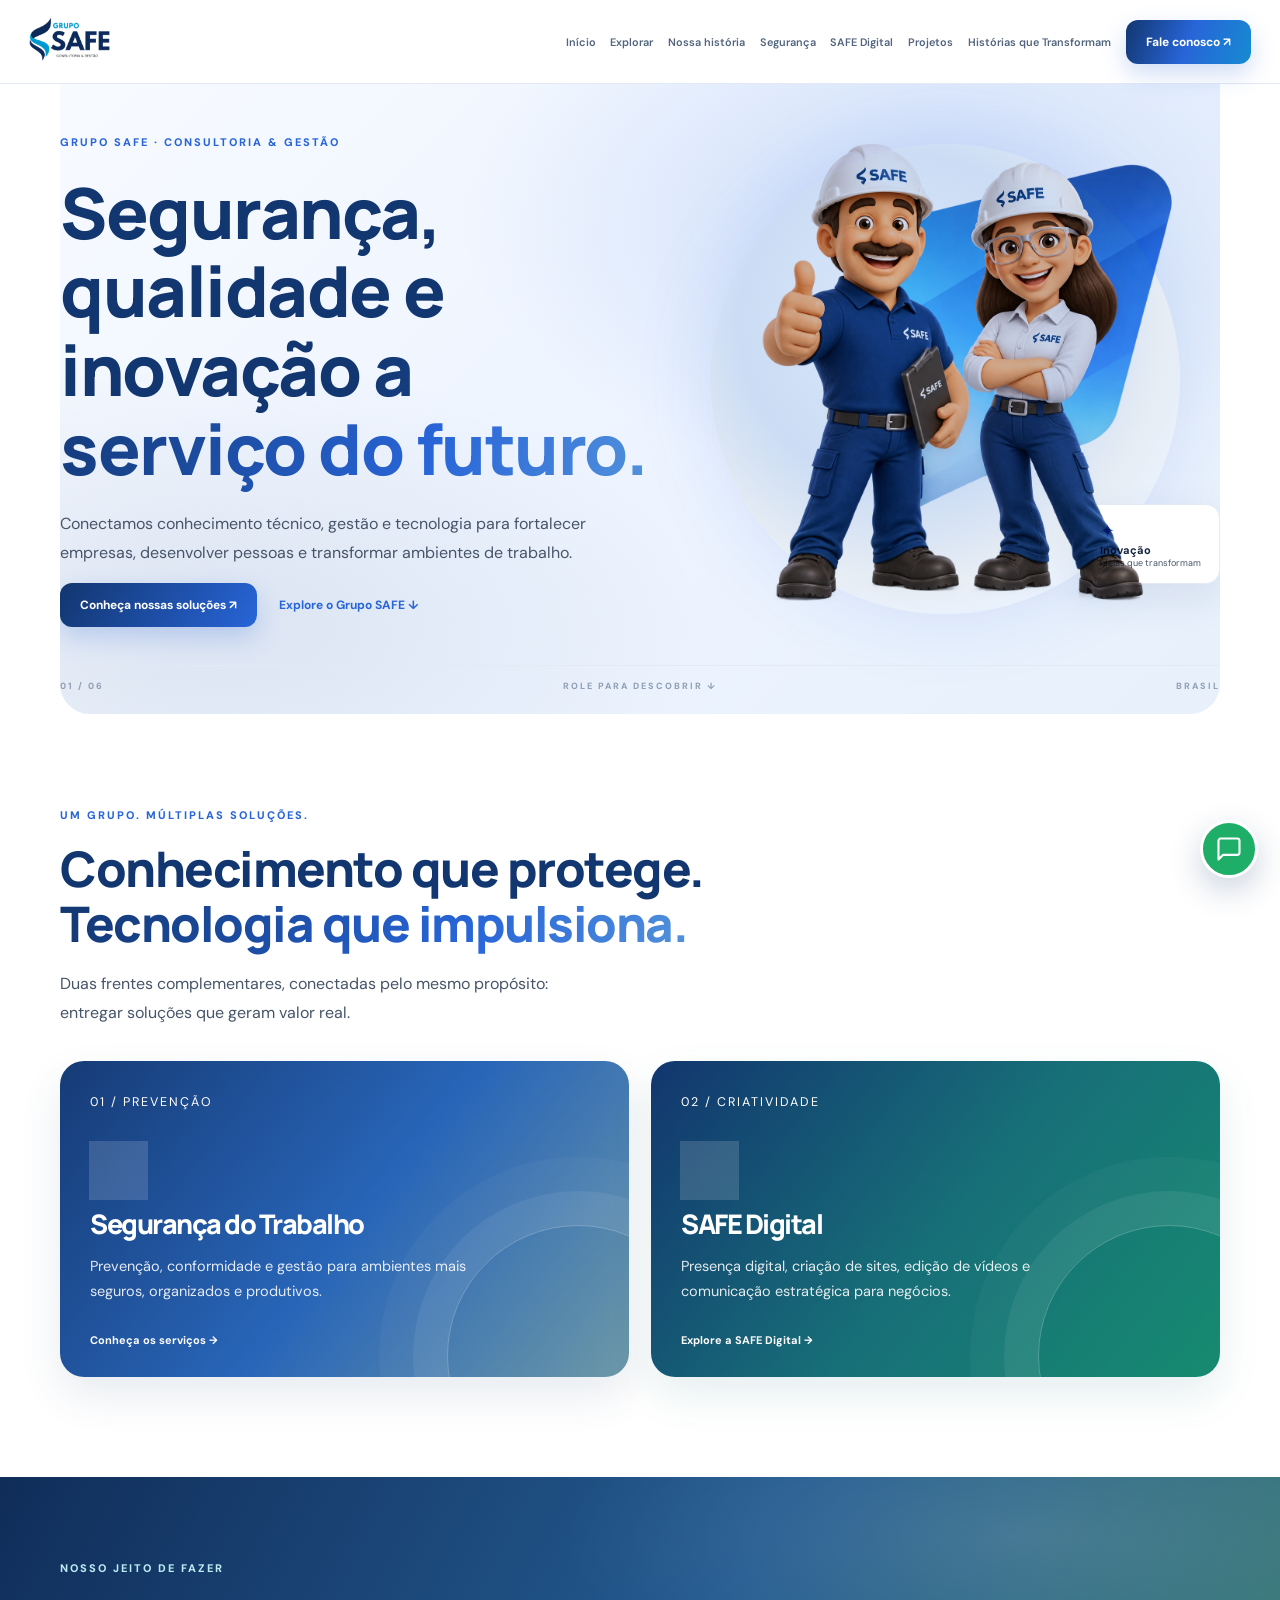
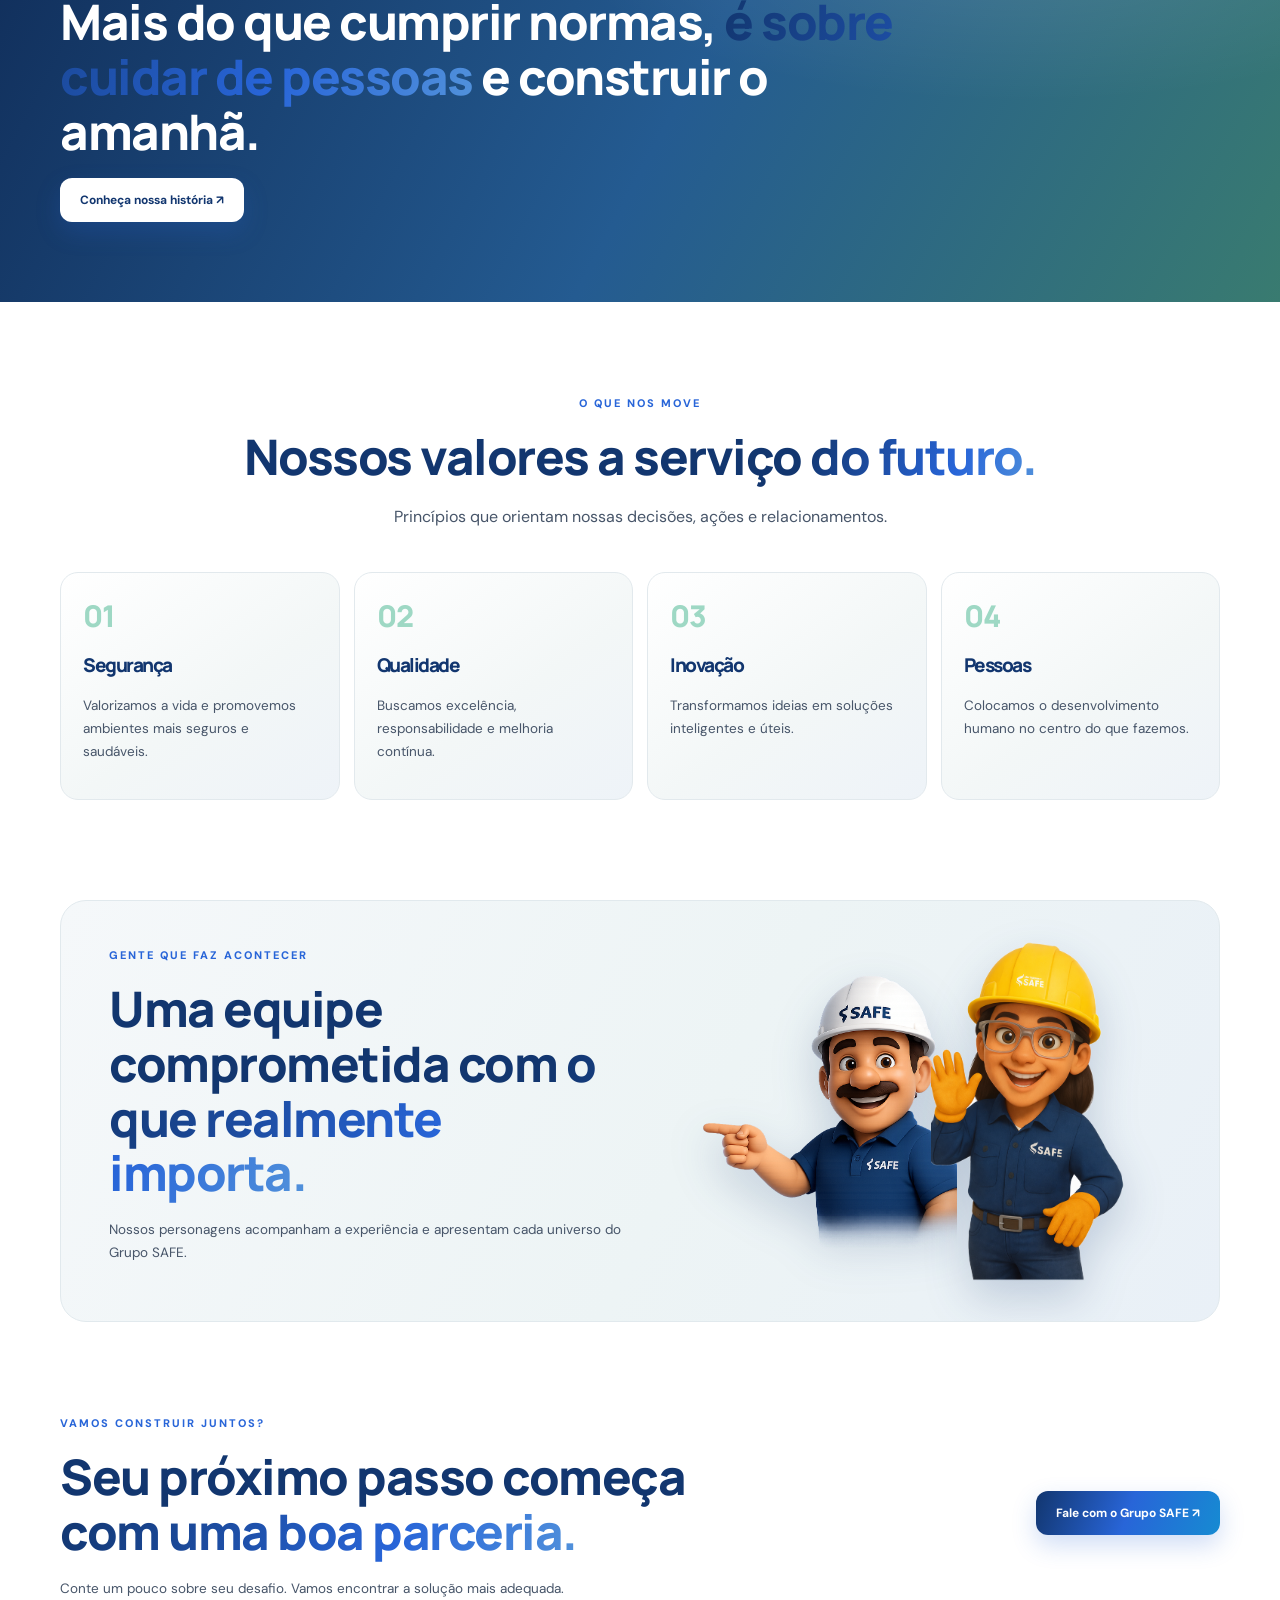
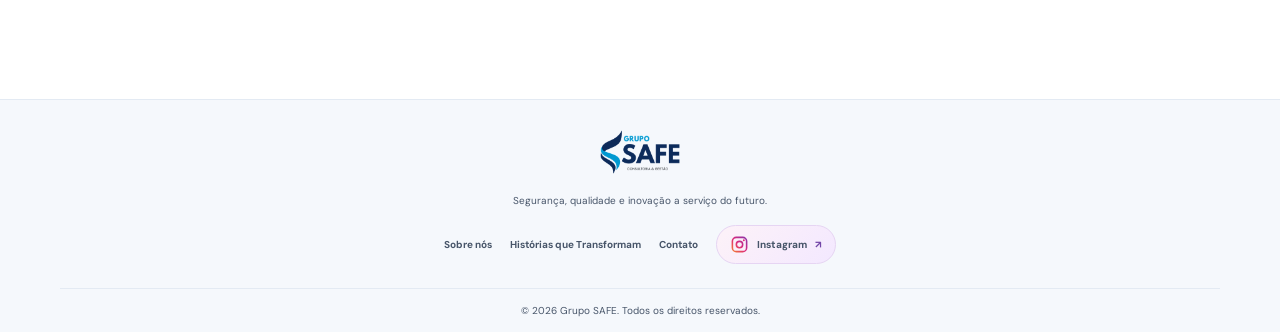
<file: index.html>
<!doctype html><html lang="pt-BR"><head><meta charset="utf-8"><meta name="viewport" content="width=device-width,initial-scale=1"><meta name="theme-color" content="#12366f"><meta name="description" content="Grupo SAFE — Segurança, qualidade e inovação a serviço do futuro."><title>Grupo SAFE | Segurança, Qualidade e Inovação</title><link rel="preconnect" href="https://fonts.googleapis.com"><link href="https://fonts.googleapis.com/css2?family=DM+Sans:wght@400;500;600;700&family=Manrope:wght@500;600;700;800&display=swap" rel="stylesheet"><link rel="stylesheet" href="css/style.css"><link rel="stylesheet" href="css/responsive.css"><link rel="stylesheet" href="css/upgrade.css"></head><body><div class="progress"></div><header><a class="logo" href="index.html"><img src="assets/logo/logo-safe.png" alt="Grupo SAFE"></a><button class="menu" aria-label="Abrir menu">☰</button><nav><a href="index.html">Início</a><a href="explorar.html">Explorar</a><a href="paginas/historia.html">Nossa história</a><a href="paginas/seguranca.html">Segurança</a><a href="paginas/safe-digital.html">SAFE Digital</a><a href="paginas/projetos.html">Projetos</a><a href="paginas/conhecimento.html">Histórias que Transformam</a><a class="navbtn" href="https://wa.me/553191233320?text=Ol%C3%A1%2C%20Grupo%20SAFE!%20Gostaria%20de%20conhecer%20as%20solu%C3%A7%C3%B5es.">Fale conosco ↗</a></nav></header><main>
<section class="hero wrap"><div class="hero-copy reveal"><label>GRUPO SAFE · CONSULTORIA & GESTÃO</label><h1>Segurança, qualidade e inovação <em>a serviço do futuro.</em></h1><p>Conectamos conhecimento técnico, gestão e tecnologia para fortalecer empresas, desenvolver pessoas e transformar ambientes de trabalho.</p><a class="btn" href="paginas/seguranca.html">Conheça nossas soluções ↗</a><a class="quiet" href="#frentes">Explore o Grupo SAFE ↓</a></div><div class="hero-visual reveal"><div class="halo"></div><img src="assets/mascotes/mascote-principal.png" alt="Mascote 3D do Grupo SAFE" onerror="this.style.display='none';this.nextElementSibling.hidden=false"><div class="mascot-fallback" hidden>SAFE<br><b>Seu mascote 3D aqui</b><small>Adicione a arte oficial em assets/mascotes.</small></div><aside>✦ <b>Inovação</b><small>Ideias que transformam</small></aside></div><div class="hero-foot">01 / 06 <span>ROLE PARA DESCOBRIR ↓</span><span>BRASIL</span></div></section>
<section class="wrap section reveal" id="frentes"><label>UM GRUPO. MÚLTIPLAS SOLUÇÕES.</label><h2>Conhecimento que protege.<br><em>Tecnologia que impulsiona.</em></h2><p class="lead">Duas frentes complementares, conectadas pelo mesmo propósito: entregar soluções que geram valor real.</p><div class="cards"><a class="front safety" href="paginas/seguranca.html"><small>01 / PREVENÇÃO</small><div class="symbol"><svg viewBox="0 0 24 24" fill="none" stroke="currentColor" stroke-width="1.8" stroke-linecap="round" stroke-linejoin="round" aria-hidden="true"><path d="M12 22s8-4 8-10V5l-8-3-8 3v7c0 6 8 10 8 10z"/><path d="m9 12 2 2 4-4"/></svg></div><h3>Segurança do Trabalho</h3><p>Prevenção, conformidade e gestão para ambientes mais seguros, organizados e produtivos.</p><b>Conheça os serviços →</b></a><a class="front digital" href="paginas/safe-digital.html"><small>02 / CRIATIVIDADE</small><div class="symbol"><svg viewBox="0 0 24 24" fill="none" stroke="currentColor" stroke-width="1.8" stroke-linecap="round" stroke-linejoin="round" aria-hidden="true"><rect x="2" y="3" width="20" height="14" rx="2"/><path d="M8 21h8M12 17v4"/></svg></div><h3>SAFE Digital</h3><p>Presença digital, criação de sites, edição de vídeos e comunicação estratégica para negócios.</p><b>Explore a SAFE Digital →</b></a></div></section>
<section class="band"><div class="wrap reveal"><label>NOSSO JEITO DE FAZER</label><h2>Mais do que cumprir normas, <em>é sobre cuidar de pessoas</em> e construir o amanhã.</h2><a class="btn light" href="paginas/historia.html">Conheça nossa história ↗</a></div></section>
<section class="wrap section reveal"><div class="center"><label>O QUE NOS MOVE</label><h2>Nossos valores a serviço <em>do futuro.</em></h2><p class="lead">Princípios que orientam nossas decisões, ações e relacionamentos.</p></div><div class="values"><article><small>01</small><h3>Segurança</h3><p>Valorizamos a vida e promovemos ambientes mais seguros e saudáveis.</p></article><article><small>02</small><h3>Qualidade</h3><p>Buscamos excelência, responsabilidade e melhoria contínua.</p></article><article><small>03</small><h3>Inovação</h3><p>Transformamos ideias em soluções inteligentes e úteis.</p></article><article><small>04</small><h3>Pessoas</h3><p>Colocamos o desenvolvimento humano no centro do que fazemos.</p></article></div></section>
<section class="wrap mascot-panel reveal"><div><label>GENTE QUE FAZ ACONTECER</label><h2>Uma equipe comprometida com <em>o que realmente importa.</em></h2><p>Nossos personagens acompanham a experiência e apresentam cada universo do Grupo SAFE.</p></div><div class="duo"><img src="assets/mascotes/mascote-seguranca.png" alt="Mascote SAFE Segurança" onerror="this.style.display='none'"><img src="assets/mascotes/mascote-digital.png" alt="Mascote SAFE Digital" onerror="this.style.display='none'"></div></section>
<section class="wrap cta reveal"><div><label>VAMOS CONSTRUIR JUNTOS?</label><h2>Seu próximo passo começa <em>com uma boa parceria.</em></h2><p>Conte um pouco sobre seu desafio. Vamos encontrar a solução mais adequada.</p></div><a class="btn" href="https://wa.me/553191233320?text=Ol%C3%A1%2C%20Grupo%20SAFE!%20Gostaria%20de%20conhecer%20as%20solu%C3%A7%C3%B5es.">Fale com o Grupo SAFE ↗</a></section></main><footer><div class="wrap foot"><div class="foot-brand"><a class="foot-logo" href="index.html"><img src="assets/logo/logo-safe.png" alt="Logo Grupo SAFE"></a><span>Segurança, qualidade e inovação a serviço do futuro.</span></div><div class="foot-links"><a href="paginas/historia.html">Sobre nós</a><a href="paginas/conhecimento.html">Histórias que Transformam</a><a href="https://wa.me/553191233320?text=Ol%C3%A1%2C%20Grupo%20SAFE!%20Gostaria%20de%20conhecer%20as%20solu%C3%A7%C3%B5es.">Contato</a><a class="instagram-link" href="https://www.instagram.com/profissionalsafe/" target="_blank" rel="noopener noreferrer" aria-label="Instagram do Grupo SAFE"><svg viewBox="0 0 24 24" aria-hidden="true" fill="none"><defs><linearGradient id="igSafe" x1="2" y1="22" x2="22" y2="2" gradientUnits="userSpaceOnUse"><stop stop-color="#f58529"/><stop offset=".48" stop-color="#dd2a7b"/><stop offset="1" stop-color="#8134af"/></linearGradient></defs><rect x="3" y="3" width="18" height="18" rx="5" stroke="url(#igSafe)" stroke-width="2"/><circle cx="12" cy="12" r="4" stroke="url(#igSafe)" stroke-width="2"/><circle cx="17.5" cy="6.7" r="1.2" fill="#dd2a7b"/></svg><span>Instagram</span> ↗</a></div></div><div class="wrap copyright">© <span id="year"></span> Grupo SAFE. Todos os direitos reservados.</div></footer><script src="js/main.js"></script></body></html>
</file>
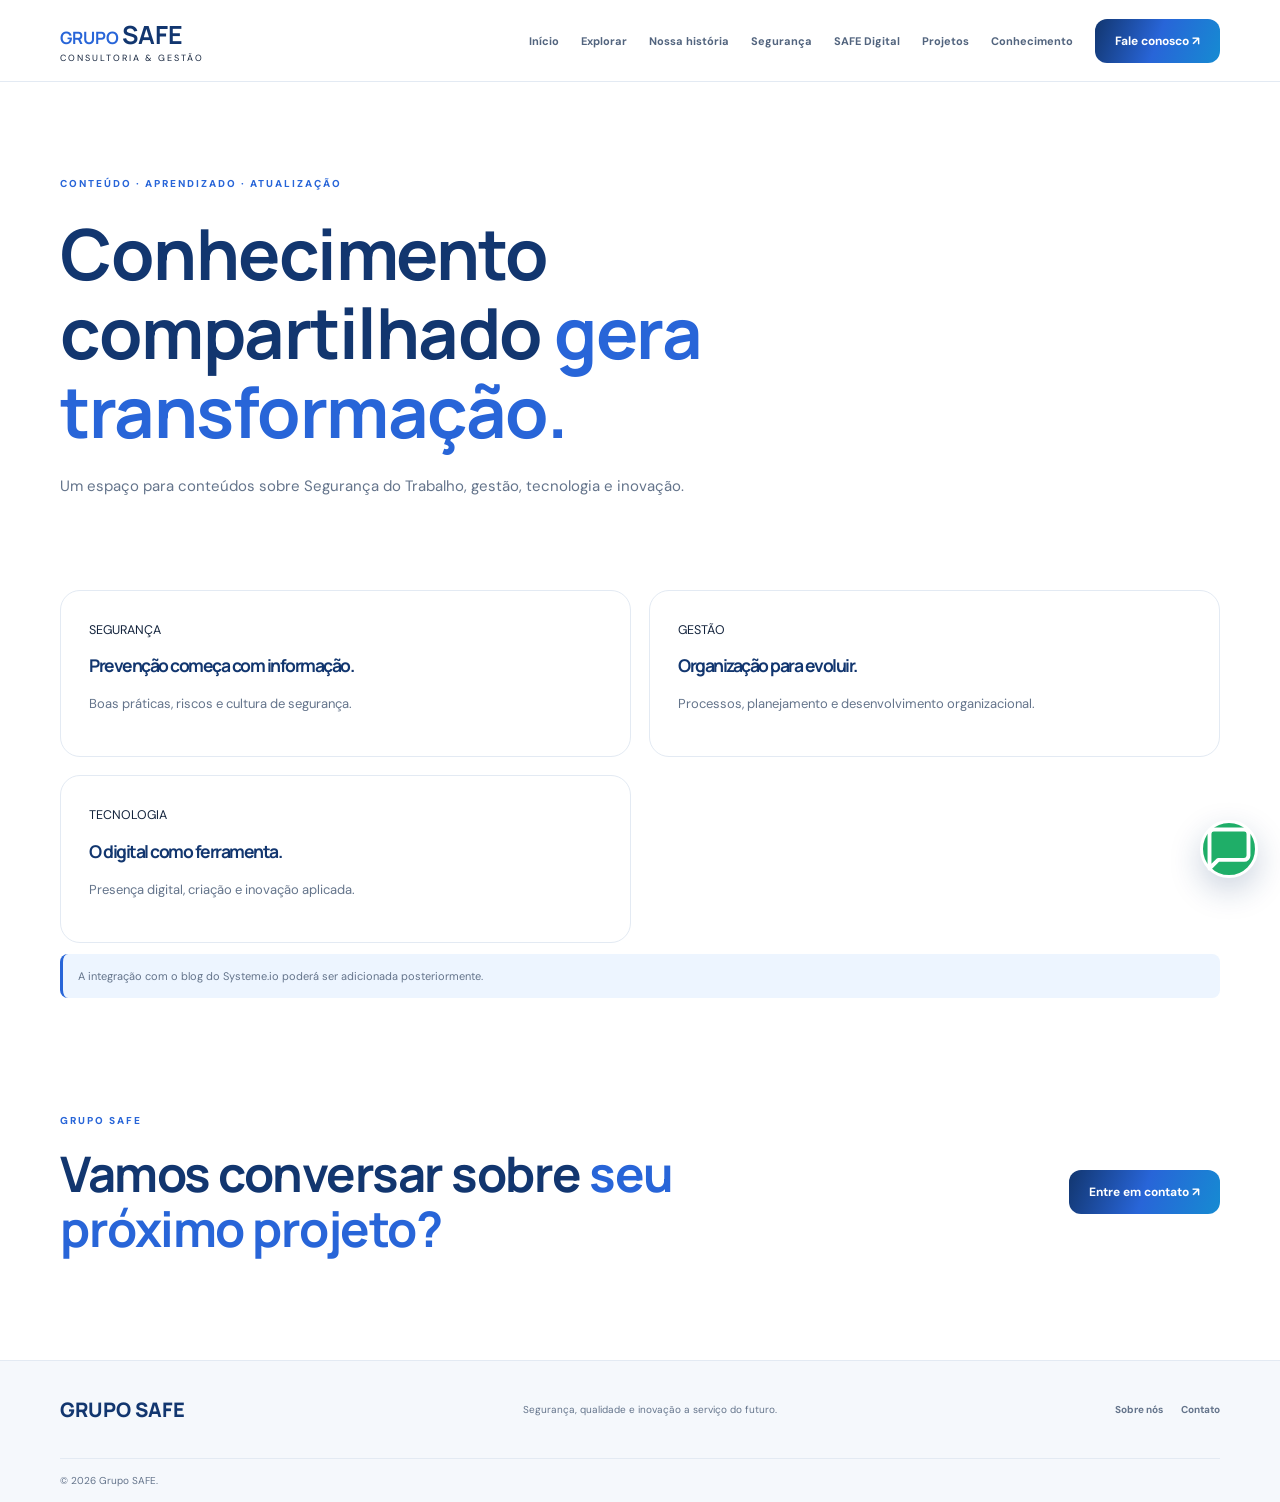
<file: conhecimento.html>
<!doctype html><html lang="pt-BR"><head><meta charset="utf-8"><meta name="viewport" content="width=device-width,initial-scale=1"><title>Conhecimento | Grupo SAFE</title><link href="https://fonts.googleapis.com/css2?family=DM+Sans:wght@400;500;600;700&family=Manrope:wght@500;600;700;800&display=swap" rel="stylesheet"><link rel="stylesheet" href="../css/style.css"><link rel="stylesheet" href="../css/responsive.css"></head><body><div class="progress"></div><header><a class="logo" href="../index.html"><b>GRUPO <strong>SAFE</strong><small>CONSULTORIA & GESTÃO</small></b></a><button class="menu" aria-label="Abrir menu">☰</button><nav><a href="../index.html">Início</a><a href="../explorar.html">Explorar</a><a href="historia.html">Nossa história</a><a href="seguranca.html">Segurança</a><a href="safe-digital.html">SAFE Digital</a><a href="projetos.html">Projetos</a><a href="conhecimento.html">Conhecimento</a><a class="navbtn" href="https://wa.me/553191233320?text=Ol%C3%A1%2C%20Grupo%20SAFE!%20Gostaria%20de%20conhecer%20as%20solu%C3%A7%C3%B5es.">Fale conosco ↗</a></nav></header><main><section class="wrap pagehero"><label>CONTEÚDO · APRENDIZADO · ATUALIZAÇÃO</label><h1>Conhecimento compartilhado <em>gera transformação.</em></h1><p>Um espaço para conteúdos sobre Segurança do Trabalho, gestão, tecnologia e inovação.</p></section><section class="wrap content"><div class="tilegrid"><article class="tile"><small>SEGURANÇA</small><h3>Prevenção começa com informação.</h3><p>Boas práticas, riscos e cultura de segurança.</p></article><article class="tile"><small>GESTÃO</small><h3>Organização para evoluir.</h3><p>Processos, planejamento e desenvolvimento organizacional.</p></article><article class="tile"><small>TECNOLOGIA</small><h3>O digital como ferramenta.</h3><p>Presença digital, criação e inovação aplicada.</p></article></div><p class="notice">A integração com o blog do Systeme.io poderá ser adicionada posteriormente.</p></section><section class="wrap cta"><div><label>GRUPO SAFE</label><h2>Vamos conversar sobre <em>seu próximo projeto?</em></h2></div><a class="btn" href="https://wa.me/553191233320?text=Ol%C3%A1%2C%20Grupo%20SAFE!%20Gostaria%20de%20conhecer%20as%20solu%C3%A7%C3%B5es.">Entre em contato ↗</a></section></main><footer><div class="wrap foot"><b>GRUPO SAFE</b><span>Segurança, qualidade e inovação a serviço do futuro.</span><div><a href="historia.html">Sobre nós</a><a href="https://wa.me/553191233320?text=Ol%C3%A1%2C%20Grupo%20SAFE!%20Gostaria%20de%20conhecer%20as%20solu%C3%A7%C3%B5es.">Contato</a></div></div><div class="wrap copyright">© <span id="year"></span> Grupo SAFE.</div></footer><script src="../js/main.js"></script><script src="../js/contact.js"></script></body></html>
</file>
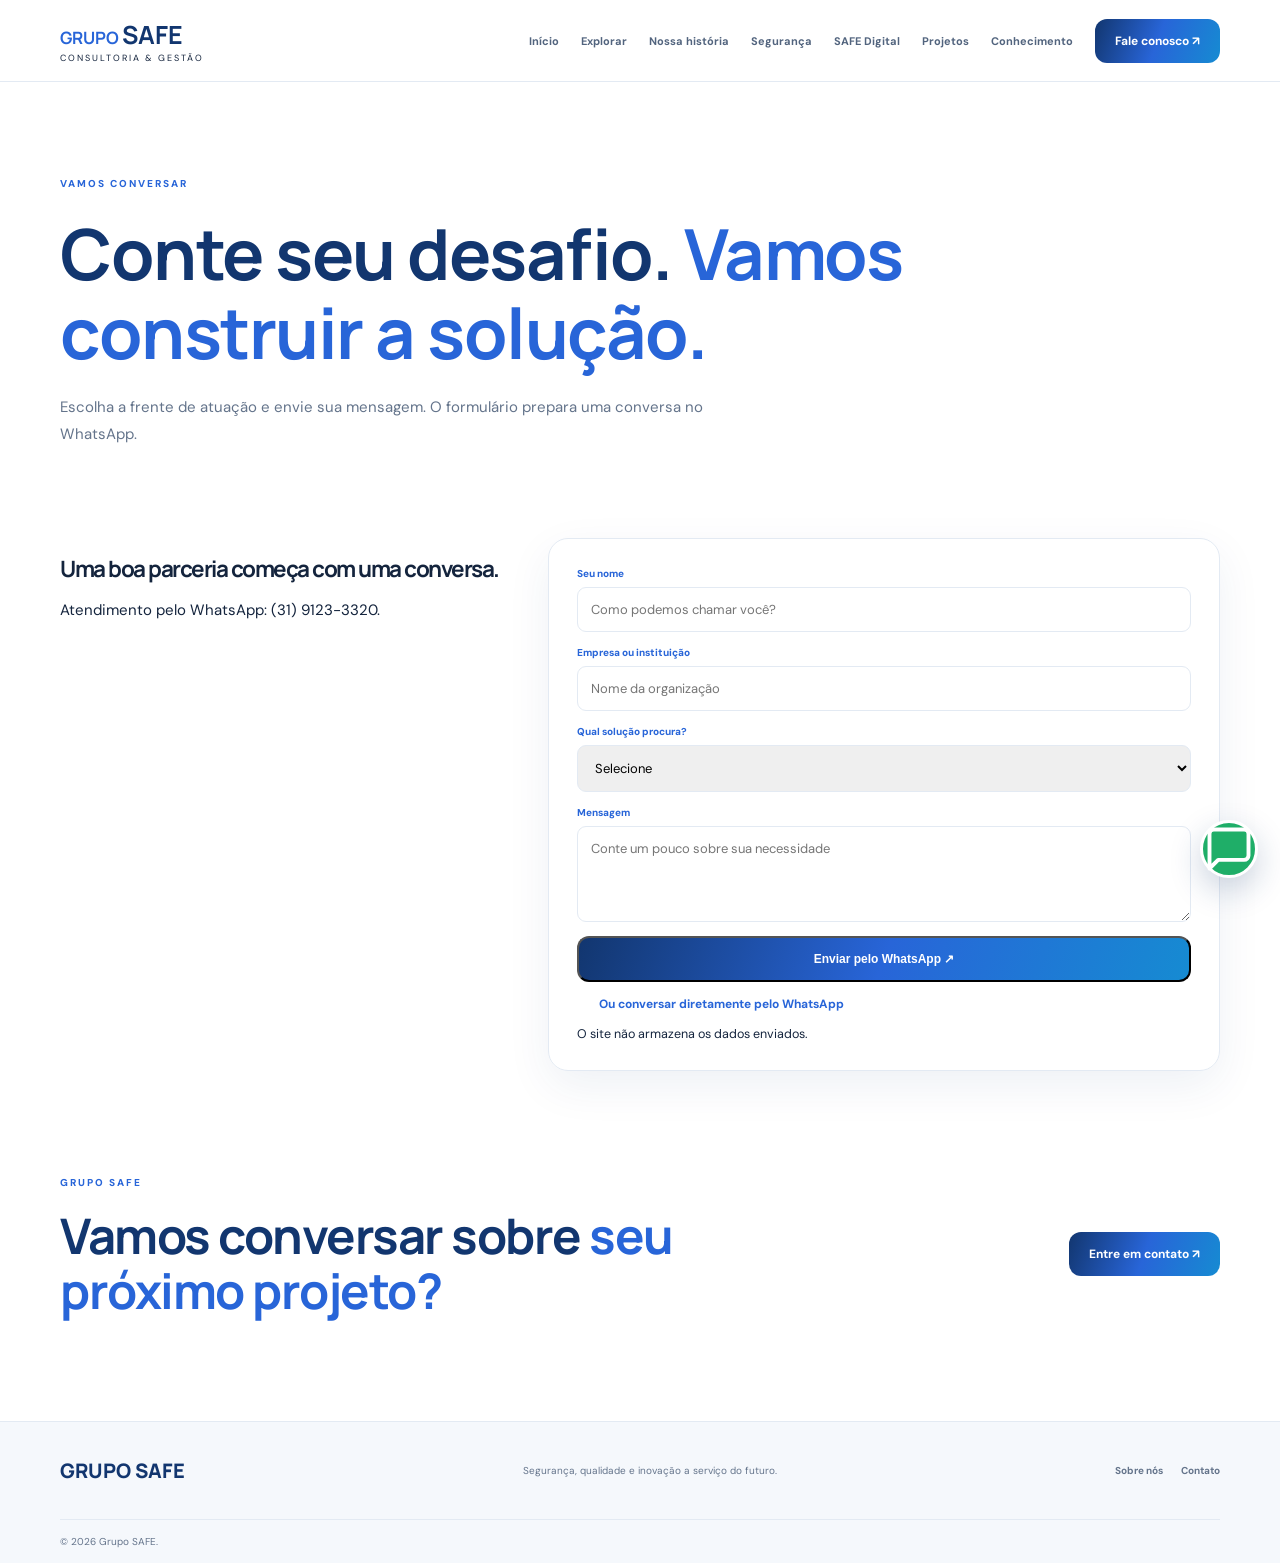
<file: contato.html>
<!doctype html><html lang="pt-BR"><head><meta charset="utf-8"><meta name="viewport" content="width=device-width,initial-scale=1"><title>Contato | Grupo SAFE</title><link href="https://fonts.googleapis.com/css2?family=DM+Sans:wght@400;500;600;700&family=Manrope:wght@500;600;700;800&display=swap" rel="stylesheet"><link rel="stylesheet" href="../css/style.css"><link rel="stylesheet" href="../css/responsive.css"></head><body><div class="progress"></div><header><a class="logo" href="../index.html"><b>GRUPO <strong>SAFE</strong><small>CONSULTORIA & GESTÃO</small></b></a><button class="menu" aria-label="Abrir menu">☰</button><nav><a href="../index.html">Início</a><a href="../explorar.html">Explorar</a><a href="historia.html">Nossa história</a><a href="seguranca.html">Segurança</a><a href="safe-digital.html">SAFE Digital</a><a href="projetos.html">Projetos</a><a href="conhecimento.html">Conhecimento</a><a class="navbtn" href="https://wa.me/553191233320?text=Ol%C3%A1%2C%20Grupo%20SAFE!%20Gostaria%20de%20conhecer%20as%20solu%C3%A7%C3%B5es.">Fale conosco ↗</a></nav></header><main><section class="wrap pagehero"><label>VAMOS CONVERSAR</label><h1>Conte seu desafio. <em>Vamos construir a solução.</em></h1><p>Escolha a frente de atuação e envie sua mensagem. O formulário prepara uma conversa no WhatsApp.</p></section><section class="wrap content"><div class="contact"><div><h2>Uma boa parceria começa com uma conversa.</h2><p>Atendimento pelo WhatsApp: (31) 9123-3320.</p></div><form id="contact-form"><label>Seu nome<input name="name" required placeholder="Como podemos chamar você?"></label><label>Empresa ou instituição<input name="company" placeholder="Nome da organização"></label><label>Qual solução procura?<select name="area" required><option value="">Selecione</option><option>Segurança do Trabalho</option><option>SAFE Digital — sites</option><option>SAFE Digital — vídeos</option><option>Consultoria digital</option><option>Projetos e parcerias</option></select></label><label>Mensagem<textarea name="message" rows="4" placeholder="Conte um pouco sobre sua necessidade"></textarea></label><button class="btn" type="submit">Enviar pelo WhatsApp ↗</button><a class="quiet" href="https://wa.me/553191233320?text=Ol%C3%A1%2C%20Grupo%20SAFE!%20Quero%20falar%20com%20a%20equipe." target="_blank" rel="noopener">Ou conversar diretamente pelo WhatsApp</a><small>O site não armazena os dados enviados.</small></form></div></section><section class="wrap cta"><div><label>GRUPO SAFE</label><h2>Vamos conversar sobre <em>seu próximo projeto?</em></h2></div><a class="btn" href="https://wa.me/553191233320?text=Ol%C3%A1%2C%20Grupo%20SAFE!%20Gostaria%20de%20conhecer%20as%20solu%C3%A7%C3%B5es.">Entre em contato ↗</a></section></main><footer><div class="wrap foot"><b>GRUPO SAFE</b><span>Segurança, qualidade e inovação a serviço do futuro.</span><div><a href="historia.html">Sobre nós</a><a href="https://wa.me/553191233320?text=Ol%C3%A1%2C%20Grupo%20SAFE!%20Gostaria%20de%20conhecer%20as%20solu%C3%A7%C3%B5es.">Contato</a></div></div><div class="wrap copyright">© <span id="year"></span> Grupo SAFE.</div></footer><script src="../js/main.js"></script><script src="../js/contact.js"></script></body></html>
</file>
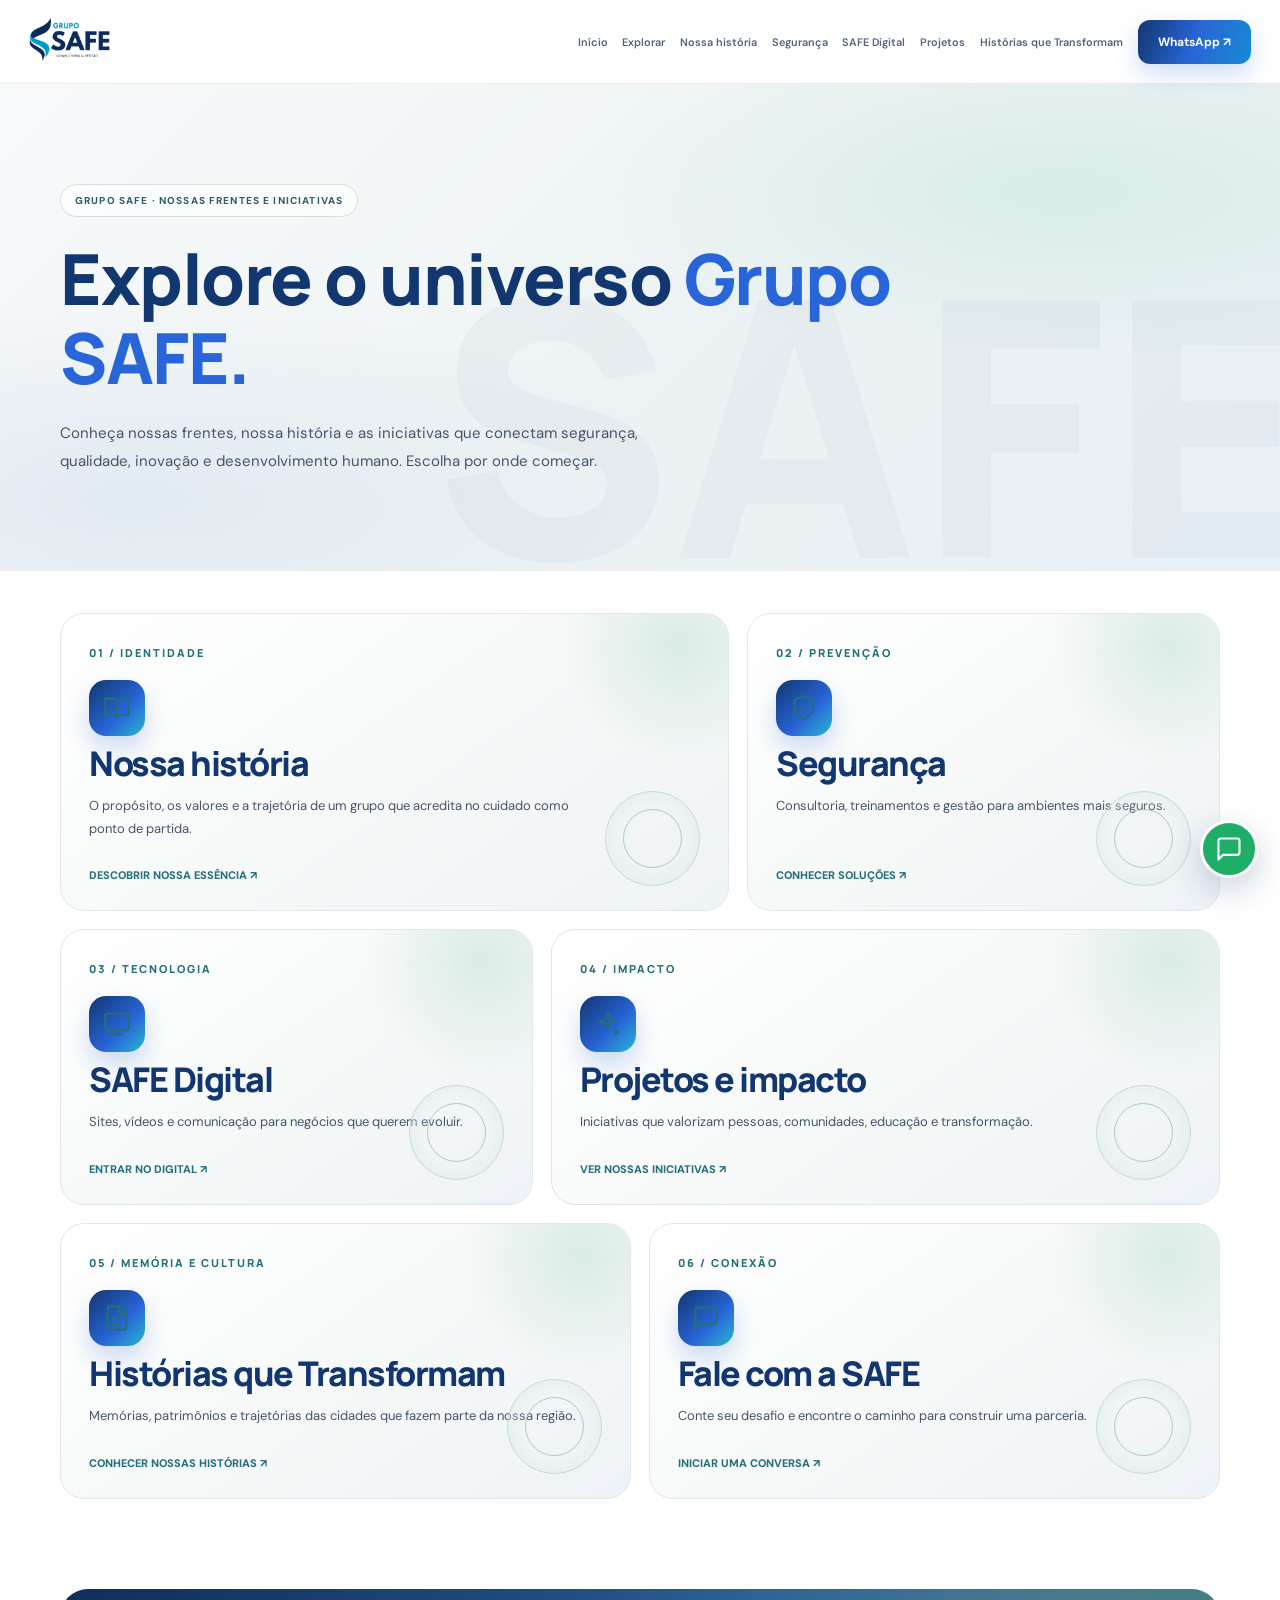
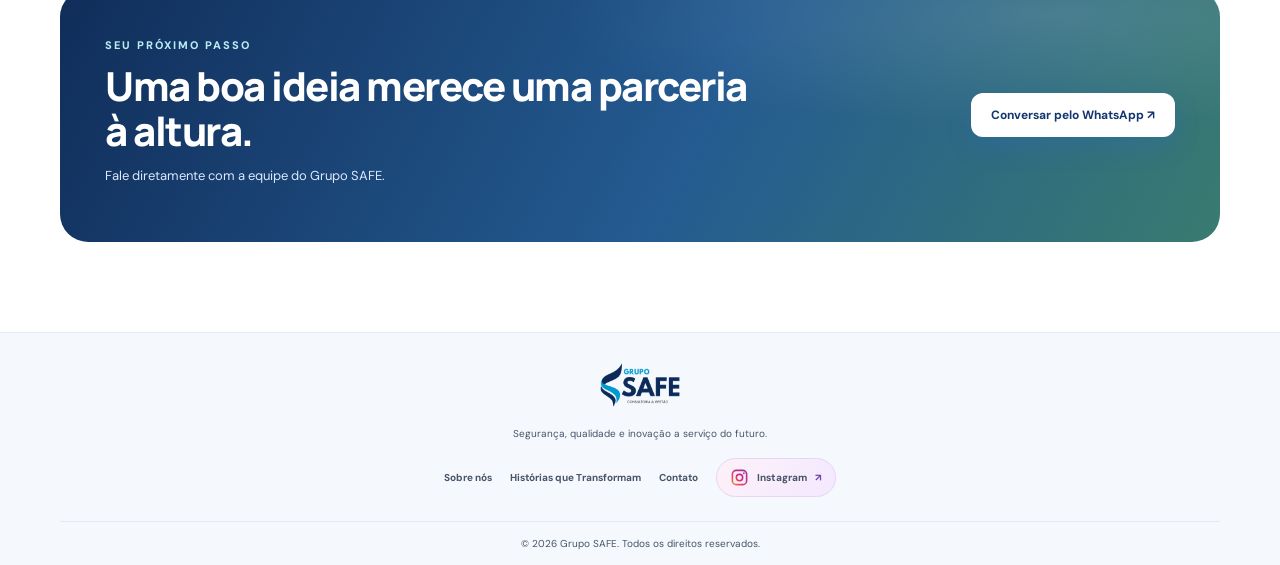
<file: explorar.html>
<!doctype html>
<html lang="pt-BR"><head><meta charset="utf-8"><meta name="viewport" content="width=device-width,initial-scale=1"><meta name="theme-color" content="#12366f"><meta name="description" content="Explore os universos do Grupo SAFE."><title>Explore | Grupo SAFE</title><link href="https://fonts.googleapis.com/css2?family=DM+Sans:wght@400;500;600;700&family=Manrope:wght@500;600;700;800&display=swap" rel="stylesheet"><link rel="stylesheet" href="css/style.css"><link rel="stylesheet" href="css/responsive.css"><link rel="stylesheet" href="css/upgrade.css"><style>
.explore-hero{position:relative;overflow:hidden;padding:100px 0 80px;background:radial-gradient(circle at 82% 25%,#d7f2f7 0,transparent 28%),linear-gradient(135deg,#f8fbff,#edf4ff 60%,#e9f8fa)}.explore-hero:after{content:"SAFE";position:absolute;right:-3vw;bottom:-95px;font:800 clamp(160px,28vw,390px) Manrope;color:#12366f08;pointer-events:none}.explore-hero .wrap{position:relative;z-index:1}.explore-hero h1{max-width:850px}.explore-hero p{max-width:650px;color:var(--muted);line-height:1.9}.explore-kicker{display:inline-flex;gap:10px;align-items:center;padding:9px 14px;border:1px solid #cbdcf3;border-radius:30px;color:var(--blue);font-size:10px;font-weight:800;letter-spacing:1.5px}.explore-grid{display:grid;grid-template-columns:repeat(12,1fr);gap:18px;margin:42px auto 90px}.explore-card{position:relative;isolation:isolate;overflow:hidden;min-height:260px;padding:28px;border:1px solid var(--line);border-radius:24px;background:linear-gradient(145deg,#fff,#f4f8ff);transition:transform .45s cubic-bezier(.2,.8,.2,1),box-shadow .45s;display:flex;flex-direction:column;justify-content:space-between}.explore-card:nth-child(1),.explore-card:nth-child(4){grid-column:span 7}.explore-card:nth-child(2),.explore-card:nth-child(3){grid-column:span 5}.explore-card:nth-child(5),.explore-card:nth-child(6){grid-column:span 6}.explore-card:hover{transform:translateY(-9px) scale(1.01);box-shadow:0 28px 70px #12366f1c}.explore-card:before{content:"";position:absolute;z-index:-1;width:240px;height:240px;border-radius:50%;right:-70px;top:-90px;background:radial-gradient(circle,#d9eaff,transparent 70%);transition:transform .5s}.explore-card:hover:before{transform:scale(1.5)}.explore-card .number{font:800 11px Manrope;letter-spacing:2px;color:var(--blue)}.explore-card .glyph{font-size:34px;color:var(--blue);margin:18px 0 8px}.explore-card h2{font-size:clamp(23px,3vw,34px);margin:0 0 10px;color:var(--navy)}.explore-card p{font-size:13px;line-height:1.75;color:var(--muted);max-width:500px}.explore-card .go{font-size:11px;font-weight:800;color:var(--blue);margin-top:15px}.explore-card .orb{position:absolute;right:28px;bottom:24px;width:95px;height:95px;border:1px solid #c8d9ef;border-radius:50%;box-shadow:inset 0 0 25px #dbeafe;opacity:.8}.explore-card .orb:after{content:"";position:absolute;inset:17px;border:1px solid #9cc1e9;border-radius:50%}.explore-bottom{margin-bottom:90px;padding:45px;border-radius:28px;background:linear-gradient(120deg,#12366f,#2865d8 72%,#168bd2);color:white;display:flex;align-items:center;justify-content:space-between;gap:24px}.explore-bottom h2{font-size:clamp(26px,4vw,40px);max-width:650px;margin:10px 0}.explore-bottom p{color:#dceaff;font-size:13px}.explore-bottom .btn{background:white;color:var(--navy);white-space:nowrap}.wa-float{position:fixed;right:22px;bottom:22px;z-index:30;width:58px;height:58px;border-radius:50%;display:grid;place-items:center;background:#1fae68;color:white;font-size:25px;box-shadow:0 12px 32px #12366f38;border:3px solid white;transition:.25s}.wa-float:hover{transform:translateY(-5px) scale(1.06)}@media(max-width:680px){.explore-hero{padding:70px 0 55px}.explore-grid{grid-template-columns:1fr;margin:28px auto 60px}.explore-card:nth-child(n){grid-column:span 1;min-height:230px}.explore-bottom{padding:28px;align-items:flex-start;flex-direction:column}.wa-float{right:15px;bottom:15px}}
/* Ajustes visuais 2.3 */
.explore-hero{background:radial-gradient(ellipse at 83% 22%,#c8e6dc88 0%,transparent 31%),radial-gradient(ellipse at 10% 85%,#d9e3eeaa 0%,transparent 34%),linear-gradient(135deg,#f8fafb 0%,#edf3f4 54%,#e8f0f6 100%)}
.explore-kicker{background:#ffffffa8;border-color:#d3e0df;color:#315f69;letter-spacing:1.15px}
.explore-card{background:linear-gradient(145deg,#fff 0%,#f4f7f7 68%,#eef3f7 100%);border-color:#e0e8e9}
.explore-card:before{background:radial-gradient(circle,#cce5dcaa,transparent 70%)}
.explore-card .number,.explore-card .glyph,.explore-card .go{color:#246f78}
.explore-card .orb{border-color:#b8d2cd;box-shadow:inset 0 0 25px #dcebe7}
.explore-card .orb:after{border-color:#9dbdb6}
.explore-bottom{background:radial-gradient(ellipse at 85% 10%,#ffffff20,transparent 35%),linear-gradient(118deg,#102d59 0%,#245b91 55%,#397b70 100%)}
</style></head><body><div class="progress"></div><header><a class="logo" href="index.html"><img src="assets/logo/logo-safe.png" alt="Grupo SAFE"></a><button class="menu" aria-label="Abrir menu">☰</button><nav><a href="index.html">Início</a><a href="explorar.html">Explorar</a><a href="paginas/historia.html">Nossa história</a><a href="paginas/seguranca.html">Segurança</a><a href="paginas/safe-digital.html">SAFE Digital</a><a href="paginas/projetos.html">Projetos</a><a href="paginas/conhecimento.html">Histórias que Transformam</a><a class="navbtn" href="https://wa.me/553191233320?text=Ol%C3%A1%2C%20Grupo%20SAFE!%20Quero%20conhecer%20as%20solu%C3%A7%C3%B5es." target="_blank" rel="noopener">WhatsApp ↗</a></nav></header><main><section class="explore-hero"><div class="wrap reveal"><span class="explore-kicker">GRUPO SAFE · NOSSAS FRENTES E INICIATIVAS</span><h1>Explore o universo <em>Grupo SAFE.</em></h1><p>Conheça nossas frentes, nossa história e as iniciativas que conectam segurança, qualidade, inovação e desenvolvimento humano. Escolha por onde começar.</p></div></section><section class="wrap"><div class="explore-grid">
<a class="explore-card reveal" href="paginas/historia.html"><div><span class="number">01 / IDENTIDADE</span><div class="glyph"><svg viewBox="0 0 24 24" fill="none" stroke="currentColor" stroke-width="1.8" stroke-linecap="round" stroke-linejoin="round" aria-hidden="true"><path d="M2 4h6a4 4 0 0 1 4 4v13a3 3 0 0 0-3-3H2zM22 4h-6a4 4 0 0 0-4 4v13a3 3 0 0 1 3-3h7z"/></svg></div><h2>Nossa história</h2><p>O propósito, os valores e a trajetória de um grupo que acredita no cuidado como ponto de partida.</p></div><span class="go">DESCOBRIR NOSSA ESSÊNCIA ↗</span><i class="orb"></i></a>
<a class="explore-card reveal" href="paginas/seguranca.html"><div><span class="number">02 / PREVENÇÃO</span><div class="glyph"><svg viewBox="0 0 24 24" fill="none" stroke="currentColor" stroke-width="1.8" stroke-linecap="round" stroke-linejoin="round" aria-hidden="true"><path d="M12 22s8-4 8-10V5l-8-3-8 3v7c0 6 8 10 8 10z"/><path d="m9 12 2 2 4-4"/></svg></div><h2>Segurança</h2><p>Consultoria, treinamentos e gestão para ambientes mais seguros.</p></div><span class="go">CONHECER SOLUÇÕES ↗</span><i class="orb"></i></a>
<a class="explore-card reveal" href="paginas/safe-digital.html"><div><span class="number">03 / TECNOLOGIA</span><div class="glyph"><svg viewBox="0 0 24 24" fill="none" stroke="currentColor" stroke-width="1.8" stroke-linecap="round" stroke-linejoin="round" aria-hidden="true"><rect x="2" y="3" width="20" height="14" rx="2"/><path d="M8 21h8M12 17v4"/></svg></div><h2>SAFE Digital</h2><p>Sites, vídeos e comunicação para negócios que querem evoluir.</p></div><span class="go">ENTRAR NO DIGITAL ↗</span><i class="orb"></i></a>
<a class="explore-card reveal" href="paginas/projetos.html"><div><span class="number">04 / IMPACTO</span><div class="glyph"><svg viewBox="0 0 24 24" fill="none" stroke="currentColor" stroke-width="1.8" stroke-linecap="round" stroke-linejoin="round" aria-hidden="true"><path d="m12 3 1.9 5.1L19 10l-5.1 1.9L12 17l-1.9-5.1L5 10l5.1-1.9z"/><path d="M19 17v4M17 19h4"/></svg></div><h2>Projetos e impacto</h2><p>Iniciativas que valorizam pessoas, comunidades, educação e transformação.</p></div><span class="go">VER NOSSAS INICIATIVAS ↗</span><i class="orb"></i></a>
<a class="explore-card reveal" href="paginas/conhecimento.html"><div><span class="number">05 / MEMÓRIA E CULTURA</span><div class="glyph"><svg viewBox="0 0 24 24" fill="none" stroke="currentColor" stroke-width="1.8" stroke-linecap="round" stroke-linejoin="round" aria-hidden="true"><path d="M14 2H6a2 2 0 0 0-2 2v16a2 2 0 0 0 2 2h12a2 2 0 0 0 2-2V8z"/><path d="M14 2v6h6M8 13h8M8 17h5"/></svg></div><h2>Histórias que Transformam</h2><p>Memórias, patrimônios e trajetórias das cidades que fazem parte da nossa região.</p></div><span class="go">CONHECER NOSSAS HISTÓRIAS ↗</span><i class="orb"></i></a>
<a class="explore-card reveal" href="paginas/contato.html"><div><span class="number">06 / CONEXÃO</span><div class="glyph"><svg viewBox="0 0 24 24" fill="none" stroke="currentColor" stroke-width="1.8" stroke-linecap="round" stroke-linejoin="round" aria-hidden="true"><path d="M21 15a2 2 0 0 1-2 2H7l-4 4V5a2 2 0 0 1 2-2h14a2 2 0 0 1 2 2z"/></svg></div><h2>Fale com a SAFE</h2><p>Conte seu desafio e encontre o caminho para construir uma parceria.</p></div><span class="go">INICIAR UMA CONVERSA ↗</span><i class="orb"></i></a>
</div><div class="explore-bottom reveal"><div><label style="color:#bcecf3">SEU PRÓXIMO PASSO</label><h2>Uma boa ideia merece uma parceria à altura.</h2><p>Fale diretamente com a equipe do Grupo SAFE.</p></div><a class="btn" href="https://wa.me/553191233320?text=Ol%C3%A1%2C%20Grupo%20SAFE!%20Gostaria%20de%20conversar%20sobre%20uma%20parceria." target="_blank" rel="noopener">Conversar pelo WhatsApp ↗</a></div></section></main><footer><div class="wrap foot"><div class="foot-brand"><a class="foot-logo" href="index.html"><img src="assets/logo/logo-safe.png" alt="Logo Grupo SAFE"></a><span>Segurança, qualidade e inovação a serviço do futuro.</span></div><div class="foot-links"><a href="paginas/historia.html">Sobre nós</a><a href="paginas/conhecimento.html">Histórias que Transformam</a><a href="https://wa.me/553191233320">Contato</a><a class="instagram-link" href="https://www.instagram.com/profissionalsafe/" target="_blank" rel="noopener noreferrer" aria-label="Instagram do Grupo SAFE"><svg viewBox="0 0 24 24" aria-hidden="true" fill="none"><defs><linearGradient id="igSafe" x1="2" y1="22" x2="22" y2="2" gradientUnits="userSpaceOnUse"><stop stop-color="#f58529"/><stop offset=".48" stop-color="#dd2a7b"/><stop offset="1" stop-color="#8134af"/></linearGradient></defs><rect x="3" y="3" width="18" height="18" rx="5" stroke="url(#igSafe)" stroke-width="2"/><circle cx="12" cy="12" r="4" stroke="url(#igSafe)" stroke-width="2"/><circle cx="17.5" cy="6.7" r="1.2" fill="#dd2a7b"/></svg><span>Instagram</span> ↗</a></div></div><div class="wrap copyright">© <span id="year"></span> Grupo SAFE. Todos os direitos reservados.</div></footer><a class="wa-float" href="https://wa.me/553191233320?text=Ol%C3%A1%2C%20Grupo%20SAFE!" target="_blank" rel="noopener" aria-label="Fale com o Grupo SAFE pelo WhatsApp" title="Fale conosco"><svg viewBox="0 0 24 24" fill="none" stroke="currentColor" stroke-width="1.8" stroke-linecap="round" stroke-linejoin="round" aria-hidden="true"><path d="M21 15a2 2 0 0 1-2 2H7l-4 4V5a2 2 0 0 1 2-2h14a2 2 0 0 1 2 2z"/></svg></a><script src="js/main.js"></script></body></html>
</file>
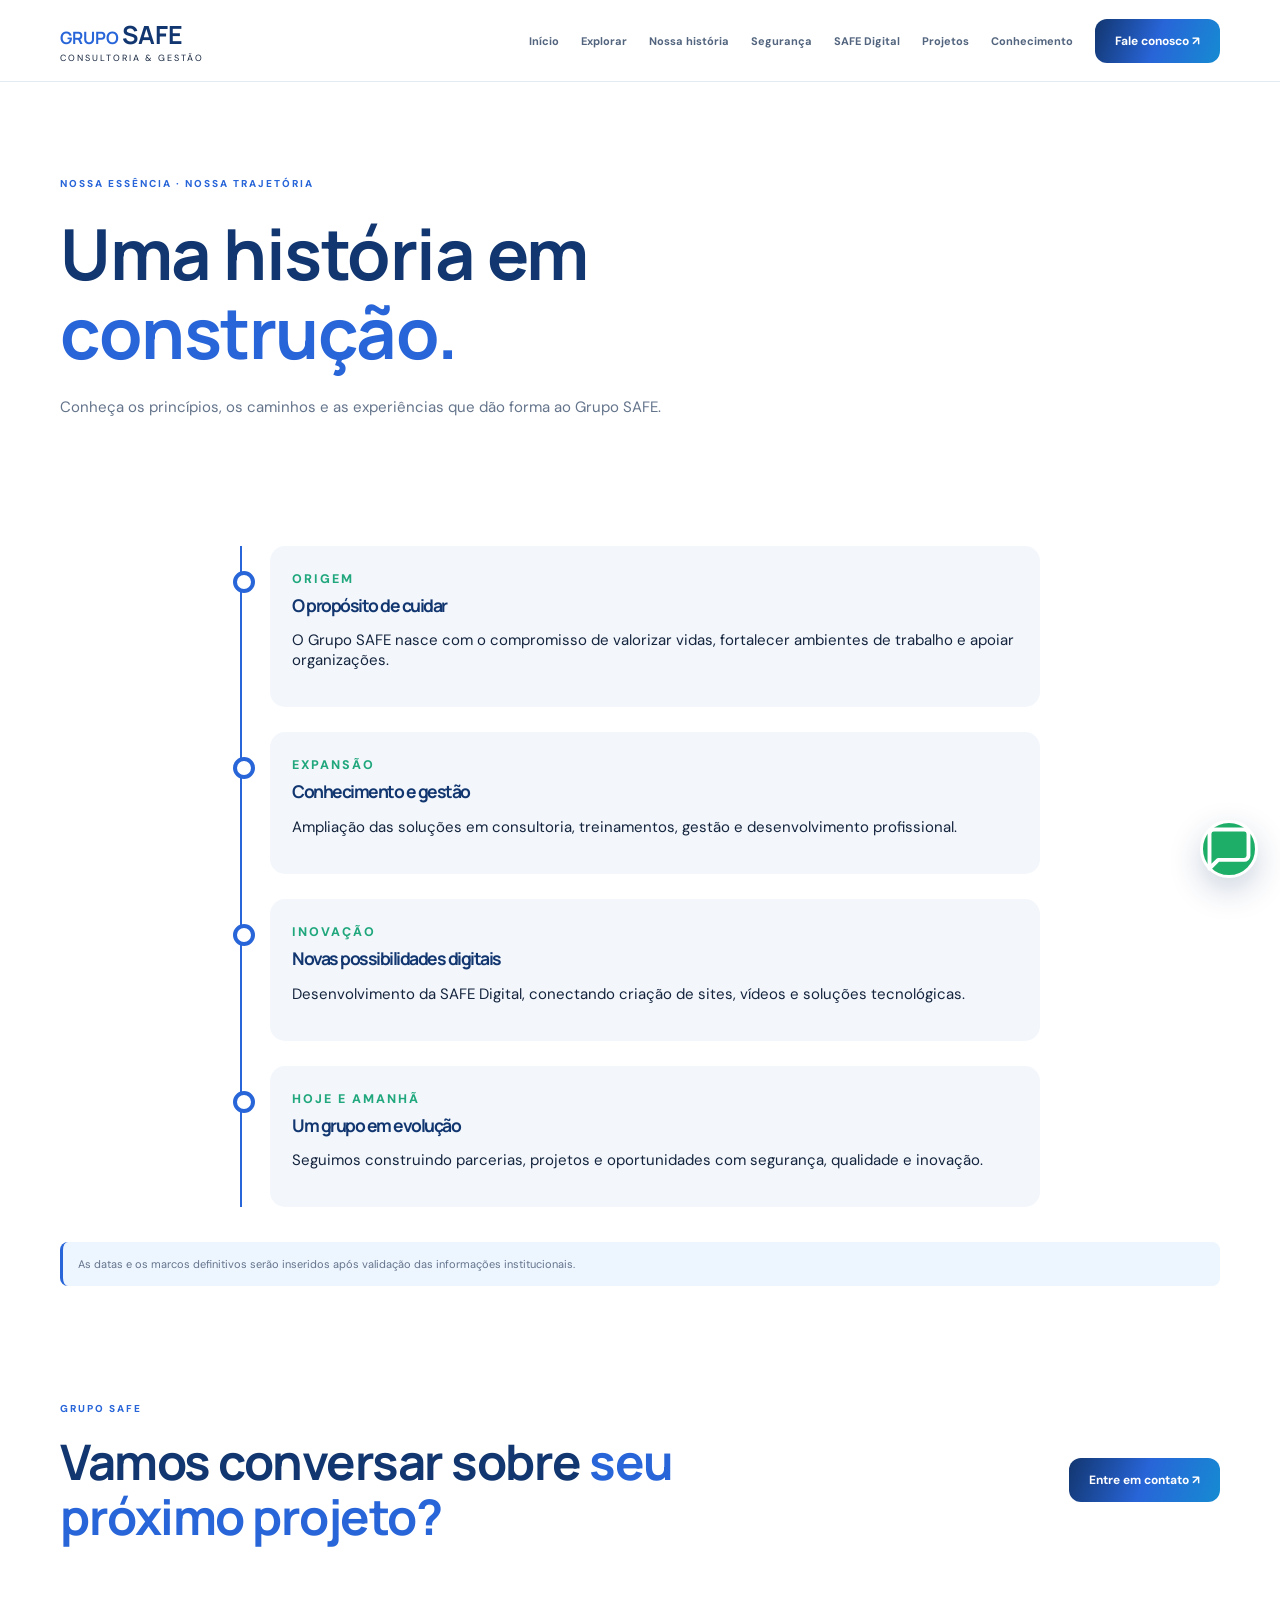
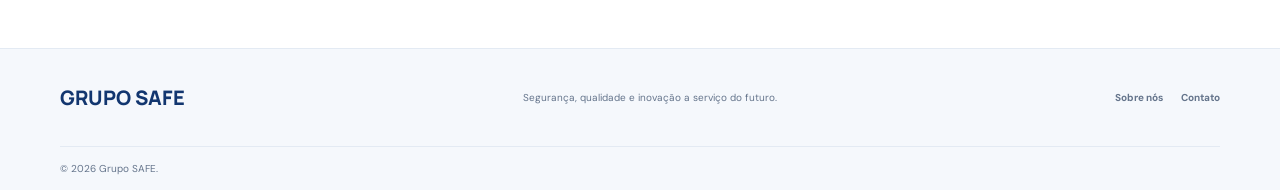
<file: historia.html>
<!doctype html><html lang="pt-BR"><head><meta charset="utf-8"><meta name="viewport" content="width=device-width,initial-scale=1"><title>Historia | Grupo SAFE</title><link href="https://fonts.googleapis.com/css2?family=DM+Sans:wght@400;500;600;700&family=Manrope:wght@500;600;700;800&display=swap" rel="stylesheet"><link rel="stylesheet" href="../css/style.css"><link rel="stylesheet" href="../css/responsive.css"></head><body><div class="progress"></div><header><a class="logo" href="../index.html"><b>GRUPO <strong>SAFE</strong><small>CONSULTORIA & GESTÃO</small></b></a><button class="menu" aria-label="Abrir menu">☰</button><nav><a href="../index.html">Início</a><a href="../explorar.html">Explorar</a><a href="historia.html">Nossa história</a><a href="seguranca.html">Segurança</a><a href="safe-digital.html">SAFE Digital</a><a href="projetos.html">Projetos</a><a href="conhecimento.html">Conhecimento</a><a class="navbtn" href="https://wa.me/553191233320?text=Ol%C3%A1%2C%20Grupo%20SAFE!%20Gostaria%20de%20conhecer%20as%20solu%C3%A7%C3%B5es.">Fale conosco ↗</a></nav></header><main><section class="wrap pagehero"><label>NOSSA ESSÊNCIA · NOSSA TRAJETÓRIA</label><h1>Uma história em <em>construção.</em></h1><p>Conheça os princípios, os caminhos e as experiências que dão forma ao Grupo SAFE.</p></section><section class="wrap content"><div class="timeline"><article class="event"><small>ORIGEM</small><h3>O propósito de cuidar</h3><p>O Grupo SAFE nasce com o compromisso de valorizar vidas, fortalecer ambientes de trabalho e apoiar organizações.</p></article><article class="event"><small>EXPANSÃO</small><h3>Conhecimento e gestão</h3><p>Ampliação das soluções em consultoria, treinamentos, gestão e desenvolvimento profissional.</p></article><article class="event"><small>INOVAÇÃO</small><h3>Novas possibilidades digitais</h3><p>Desenvolvimento da SAFE Digital, conectando criação de sites, vídeos e soluções tecnológicas.</p></article><article class="event"><small>HOJE E AMANHÃ</small><h3>Um grupo em evolução</h3><p>Seguimos construindo parcerias, projetos e oportunidades com segurança, qualidade e inovação.</p></article></div><p class="notice">As datas e os marcos definitivos serão inseridos após validação das informações institucionais.</p></section><section class="wrap cta"><div><label>GRUPO SAFE</label><h2>Vamos conversar sobre <em>seu próximo projeto?</em></h2></div><a class="btn" href="https://wa.me/553191233320?text=Ol%C3%A1%2C%20Grupo%20SAFE!%20Gostaria%20de%20conhecer%20as%20solu%C3%A7%C3%B5es.">Entre em contato ↗</a></section></main><footer><div class="wrap foot"><b>GRUPO SAFE</b><span>Segurança, qualidade e inovação a serviço do futuro.</span><div><a href="historia.html">Sobre nós</a><a href="https://wa.me/553191233320?text=Ol%C3%A1%2C%20Grupo%20SAFE!%20Gostaria%20de%20conhecer%20as%20solu%C3%A7%C3%B5es.">Contato</a></div></div><div class="wrap copyright">© <span id="year"></span> Grupo SAFE.</div></footer><script src="../js/main.js"></script><script src="../js/contact.js"></script></body></html>
</file>
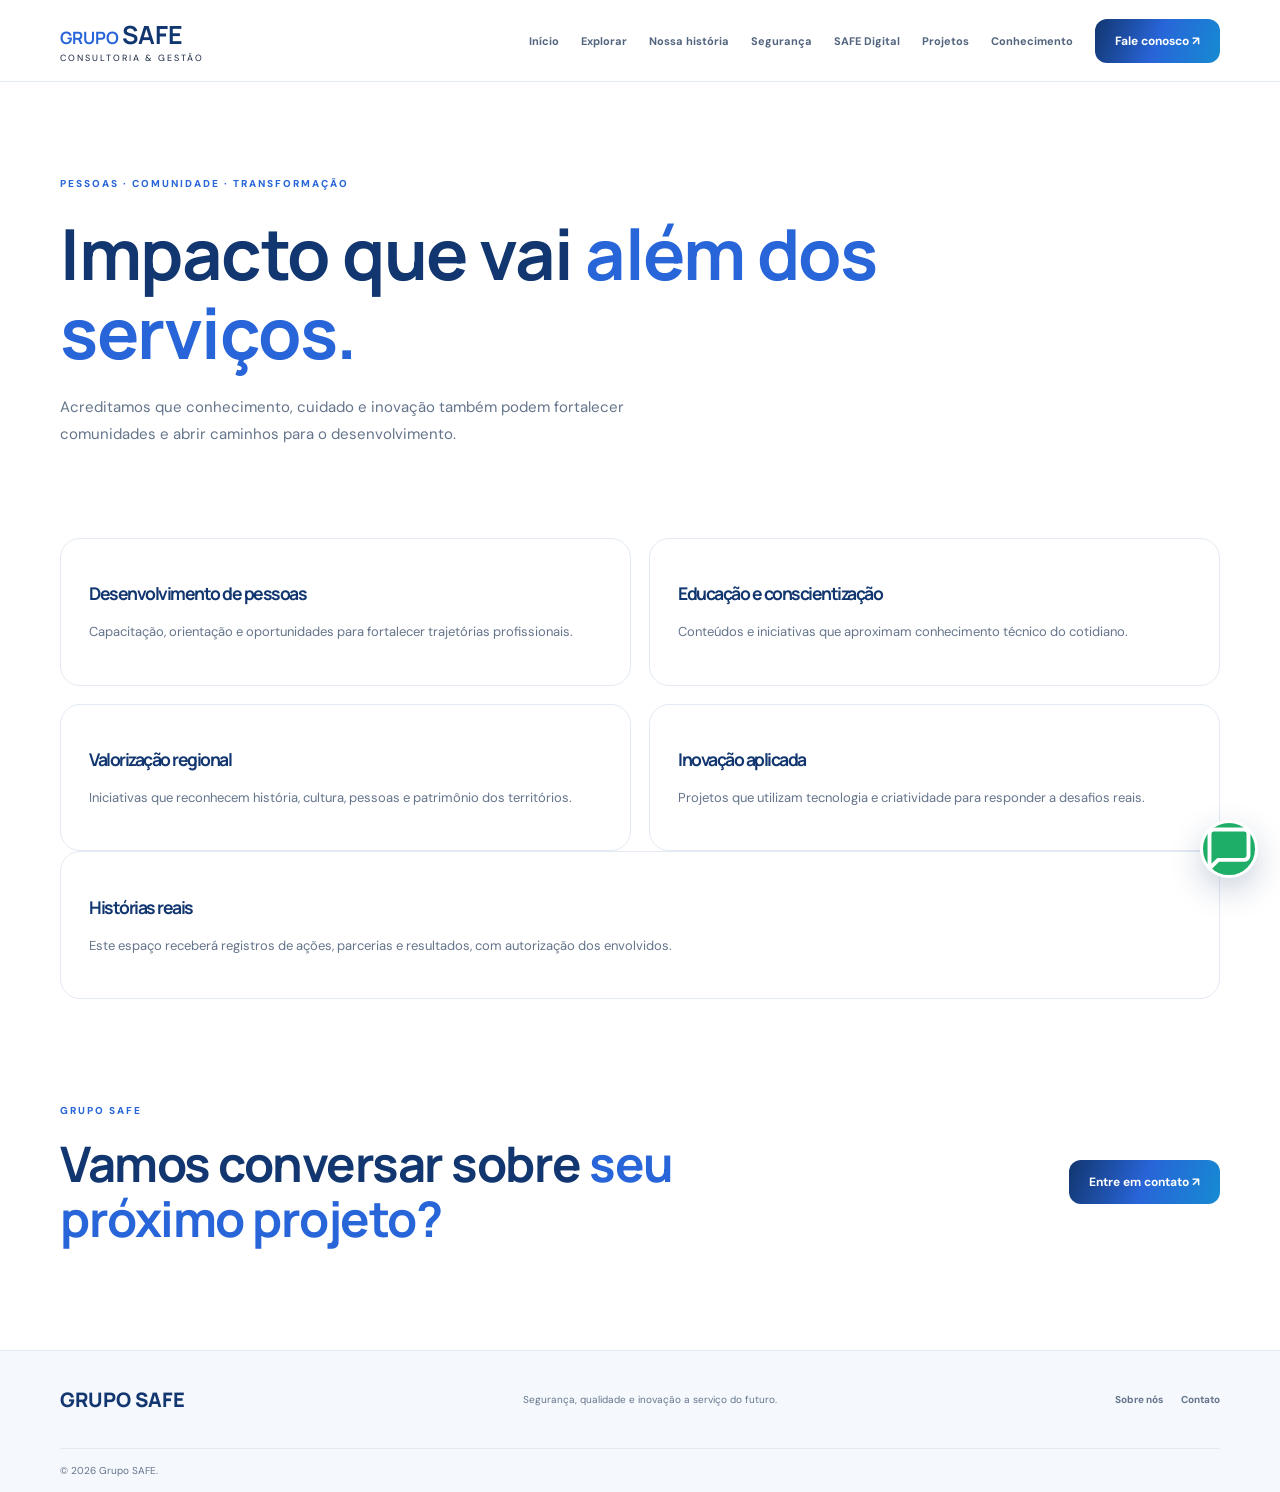
<file: projetos.html>
<!doctype html><html lang="pt-BR"><head><meta charset="utf-8"><meta name="viewport" content="width=device-width,initial-scale=1"><title>Projetos | Grupo SAFE</title><link href="https://fonts.googleapis.com/css2?family=DM+Sans:wght@400;500;600;700&family=Manrope:wght@500;600;700;800&display=swap" rel="stylesheet"><link rel="stylesheet" href="../css/style.css"><link rel="stylesheet" href="../css/responsive.css"></head><body><div class="progress"></div><header><a class="logo" href="../index.html"><b>GRUPO <strong>SAFE</strong><small>CONSULTORIA & GESTÃO</small></b></a><button class="menu" aria-label="Abrir menu">☰</button><nav><a href="../index.html">Início</a><a href="../explorar.html">Explorar</a><a href="historia.html">Nossa história</a><a href="seguranca.html">Segurança</a><a href="safe-digital.html">SAFE Digital</a><a href="projetos.html">Projetos</a><a href="conhecimento.html">Conhecimento</a><a class="navbtn" href="https://wa.me/553191233320?text=Ol%C3%A1%2C%20Grupo%20SAFE!%20Gostaria%20de%20conhecer%20as%20solu%C3%A7%C3%B5es.">Fale conosco ↗</a></nav></header><main><section class="wrap pagehero"><label>PESSOAS · COMUNIDADE · TRANSFORMAÇÃO</label><h1>Impacto que vai <em>além dos serviços.</em></h1><p>Acreditamos que conhecimento, cuidado e inovação também podem fortalecer comunidades e abrir caminhos para o desenvolvimento.</p></section><section class="wrap content"><div class="tilegrid"><article class="tile"><h3>Desenvolvimento de pessoas</h3><p>Capacitação, orientação e oportunidades para fortalecer trajetórias profissionais.</p></article><article class="tile"><h3>Educação e conscientização</h3><p>Conteúdos e iniciativas que aproximam conhecimento técnico do cotidiano.</p></article><article class="tile"><h3>Valorização regional</h3><p>Iniciativas que reconhecem história, cultura, pessoas e patrimônio dos territórios.</p></article><article class="tile"><h3>Inovação aplicada</h3><p>Projetos que utilizam tecnologia e criatividade para responder a desafios reais.</p></article></div><div class="tile"><h3>Histórias reais</h3><p>Este espaço receberá registros de ações, parcerias e resultados, com autorização dos envolvidos.</p></div></section><section class="wrap cta"><div><label>GRUPO SAFE</label><h2>Vamos conversar sobre <em>seu próximo projeto?</em></h2></div><a class="btn" href="https://wa.me/553191233320?text=Ol%C3%A1%2C%20Grupo%20SAFE!%20Gostaria%20de%20conhecer%20as%20solu%C3%A7%C3%B5es.">Entre em contato ↗</a></section></main><footer><div class="wrap foot"><b>GRUPO SAFE</b><span>Segurança, qualidade e inovação a serviço do futuro.</span><div><a href="historia.html">Sobre nós</a><a href="https://wa.me/553191233320?text=Ol%C3%A1%2C%20Grupo%20SAFE!%20Gostaria%20de%20conhecer%20as%20solu%C3%A7%C3%B5es.">Contato</a></div></div><div class="wrap copyright">© <span id="year"></span> Grupo SAFE.</div></footer><script src="../js/main.js"></script><script src="../js/contact.js"></script></body></html>
</file>
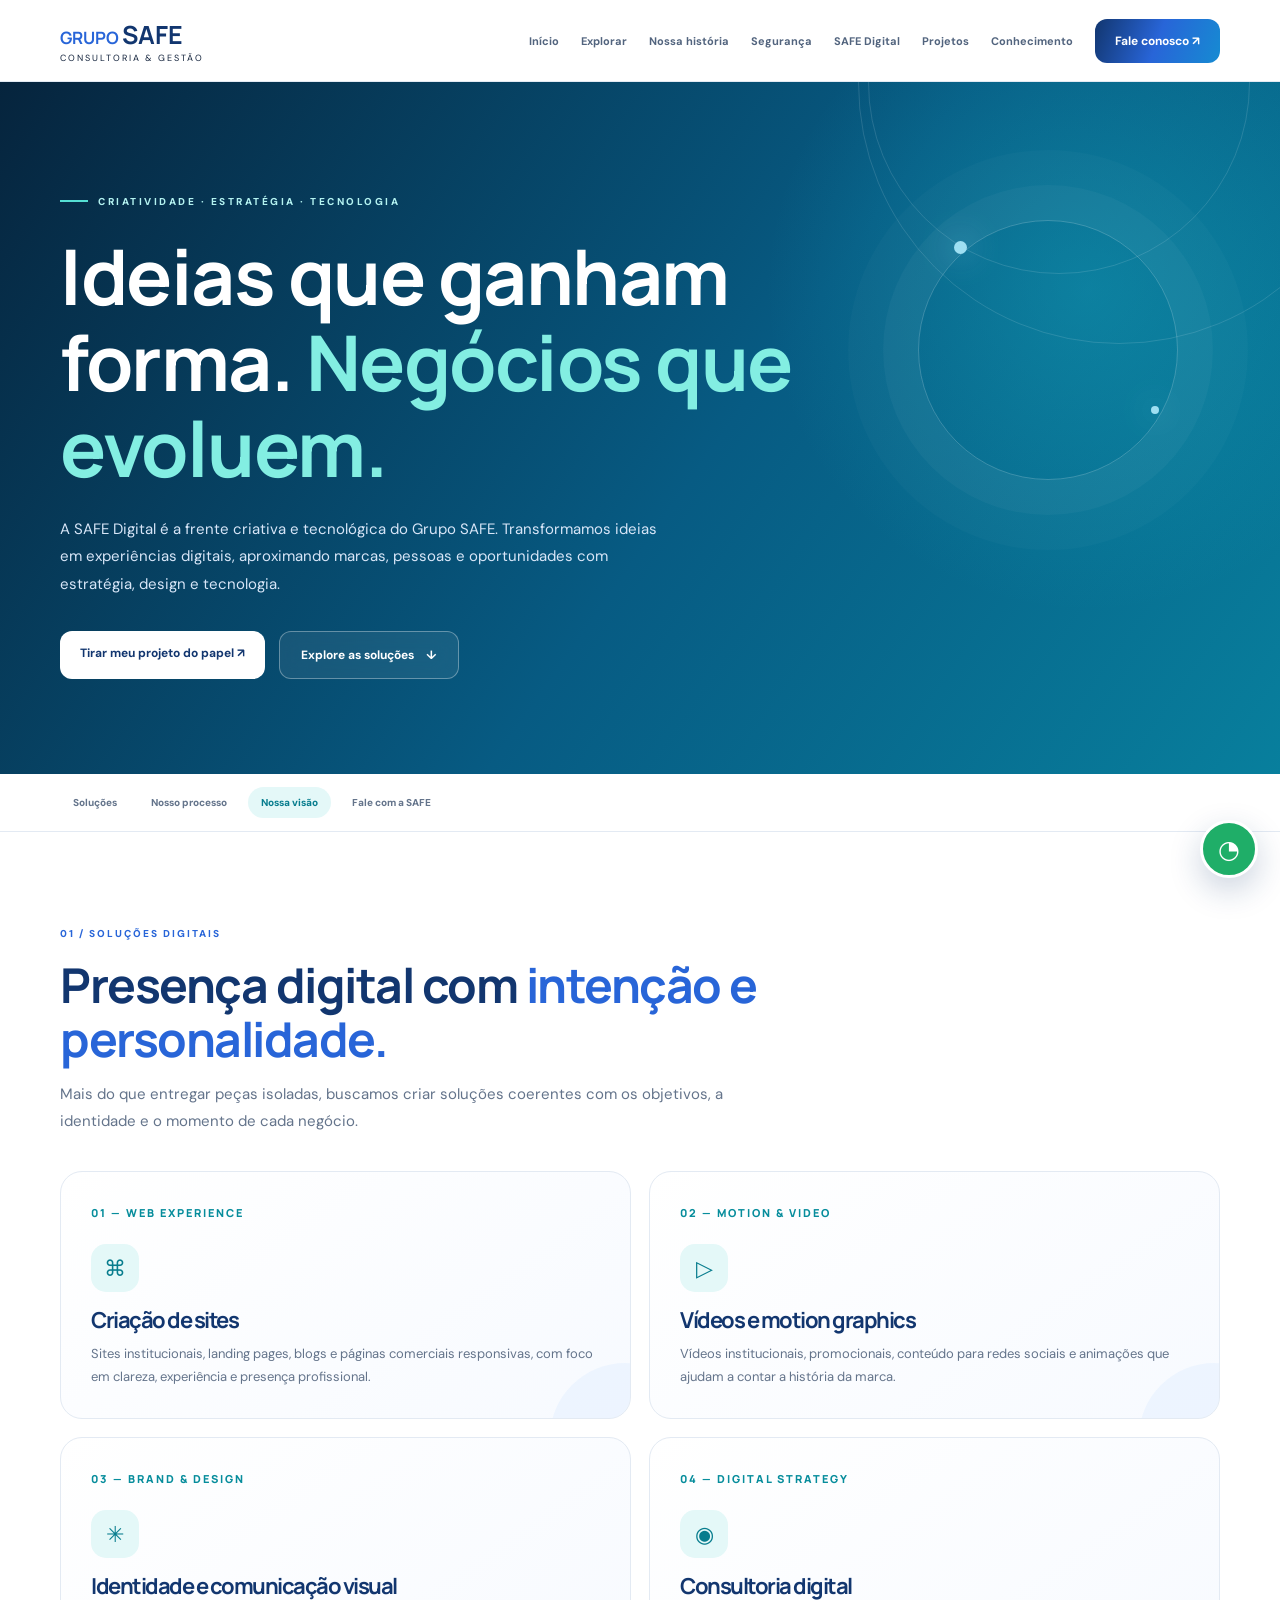
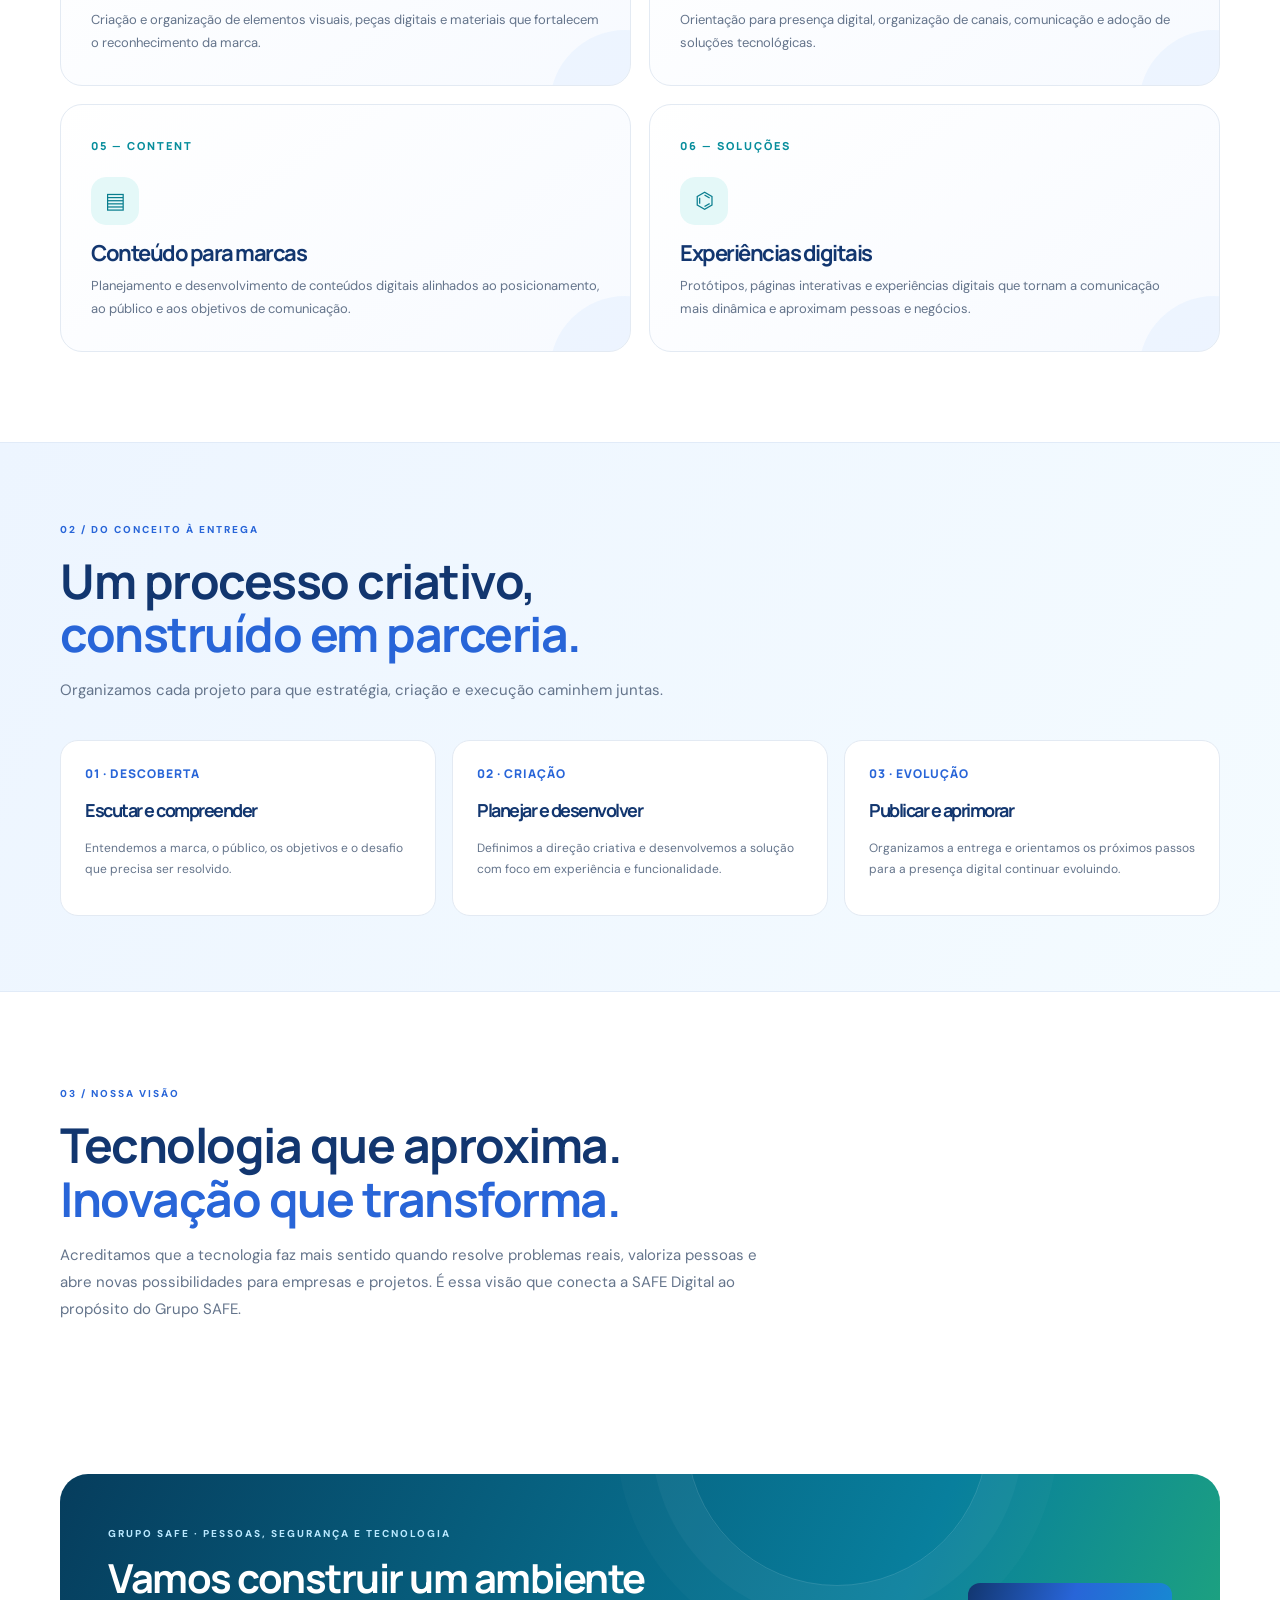
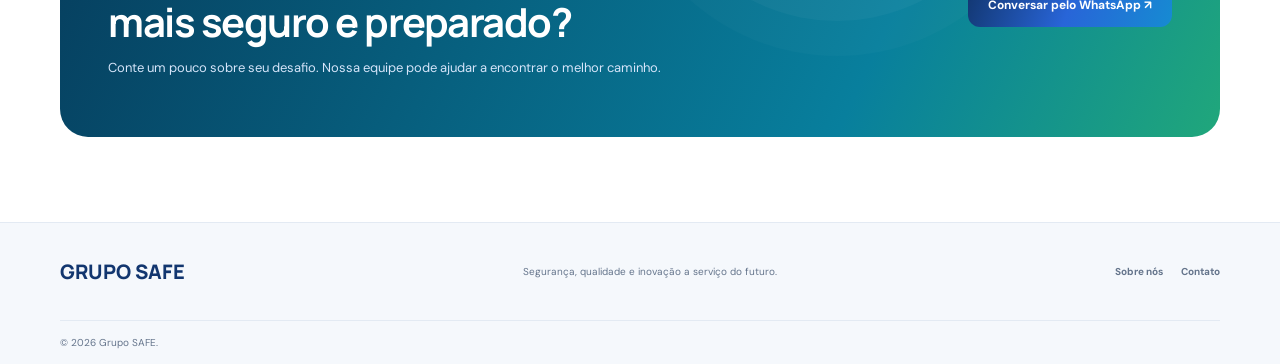
<file: safe-digital.html>
<!doctype html><html lang="pt-BR"><head><meta charset="utf-8"><meta name="viewport" content="width=device-width,initial-scale=1"><meta name="description" content="Sites, vídeos, comunicação visual e consultoria digital com a SAFE Digital."><title>SAFE Digital | Grupo SAFE</title><link href="https://fonts.googleapis.com/css2?family=DM+Sans:wght@400;500;600;700&family=Manrope:wght@500;600;700;800&display=swap" rel="stylesheet"><link rel="stylesheet" href="../css/style.css"><link rel="stylesheet" href="../css/responsive.css"></head><body class="digital-page"><div class="progress"></div><header><a class="logo" href="../index.html"><b>GRUPO <strong>SAFE</strong><small>CONSULTORIA & GESTÃO</small></b></a><button class="menu" aria-label="Abrir menu">☰</button><nav><a class="" href="../index.html">Início</a><a class="" href="../explorar.html">Explorar</a><a class="" href="historia.html">Nossa história</a><a class="" href="seguranca.html">Segurança</a><a class="active" href="safe-digital.html">SAFE Digital</a><a class="" href="projetos.html">Projetos</a><a class="" href="conhecimento.html">Conhecimento</a><a class="navbtn" href="https://wa.me/553191233320?text=Ol%C3%A1%2C%20Grupo%20SAFE!%20Tenho%20interesse%20em%20conhecer%20as%20solu%C3%A7%C3%B5es.">Fale conosco ↗</a></nav></header><main>
<section class="area-hero"><div class="area-orbit"></div><div class="wrap"><span class="area-kicker">CRIATIVIDADE · ESTRATÉGIA · TECNOLOGIA</span><h1>Ideias que ganham forma. <em>Negócios que evoluem.</em></h1><p>A SAFE Digital é a frente criativa e tecnológica do Grupo SAFE. Transformamos ideias em experiências digitais, aproximando marcas, pessoas e oportunidades com estratégia, design e tecnologia.</p><div class="area-actions"><a class="btn" href="https://wa.me/553191233320?text=Ol%C3%A1%2C%20Grupo%20SAFE!%20Tenho%20interesse%20em%20conhecer%20as%20solu%C3%A7%C3%B5es.">Tirar meu projeto do papel ↗</a><a class="btn-glass" href="#solucoes">Explore as soluções <span>↓</span></a></div></div></section>
<div class="area-nav"><div class="wrap"><a href="#solucoes">Soluções</a><a href="#processo">Nosso processo</a><a href="#proposito">Nossa visão</a><a href="#contato">Fale com a SAFE</a></div></div>
<section class="area-section" id="solucoes"><div class="wrap"><div class="area-heading"><label>01 / SOLUÇÕES DIGITAIS</label><h2>Presença digital com <em>intenção e personalidade.</em></h2><p>Mais do que entregar peças isoladas, buscamos criar soluções coerentes com os objetivos, a identidade e o momento de cada negócio.</p></div><div class="area-grid">
<article class="area-card"><span class="num">01 — WEB EXPERIENCE</span><div class="card-icon">⌘</div><h3>Criação de sites</h3><p>Sites institucionais, landing pages, blogs e páginas comerciais responsivas, com foco em clareza, experiência e presença profissional.</p></article>
<article class="area-card"><span class="num">02 — MOTION & VIDEO</span><div class="card-icon">▷</div><h3>Vídeos e motion graphics</h3><p>Vídeos institucionais, promocionais, conteúdo para redes sociais e animações que ajudam a contar a história da marca.</p></article>
<article class="area-card"><span class="num">03 — BRAND & DESIGN</span><div class="card-icon">✳</div><h3>Identidade e comunicação visual</h3><p>Criação e organização de elementos visuais, peças digitais e materiais que fortalecem o reconhecimento da marca.</p></article>
<article class="area-card"><span class="num">04 — DIGITAL STRATEGY</span><div class="card-icon">◉</div><h3>Consultoria digital</h3><p>Orientação para presença digital, organização de canais, comunicação e adoção de soluções tecnológicas.</p></article>
<article class="area-card"><span class="num">05 — CONTENT</span><div class="card-icon">▤</div><h3>Conteúdo para marcas</h3><p>Planejamento e desenvolvimento de conteúdos digitais alinhados ao posicionamento, ao público e aos objetivos de comunicação.</p></article>
<article class="area-card"><span class="num">06 — SOLUÇÕES</span><div class="card-icon">⌬</div><h3>Experiências digitais</h3><p>Protótipos, páginas interativas e experiências digitais que tornam a comunicação mais dinâmica e aproximam pessoas e negócios.</p></article>
</div></div></section>
<section class="area-band" id="processo"><div class="wrap area-section"><div class="area-heading"><label>02 / DO CONCEITO À ENTREGA</label><h2>Um processo criativo, <em>construído em parceria.</em></h2><p>Organizamos cada projeto para que estratégia, criação e execução caminhem juntas.</p></div><div class="area-steps"><article class="area-step"><b>01 · DESCOBERTA</b><h3>Escutar e compreender</h3><p>Entendemos a marca, o público, os objetivos e o desafio que precisa ser resolvido.</p></article><article class="area-step"><b>02 · CRIAÇÃO</b><h3>Planejar e desenvolver</h3><p>Definimos a direção criativa e desenvolvemos a solução com foco em experiência e funcionalidade.</p></article><article class="area-step"><b>03 · EVOLUÇÃO</b><h3>Publicar e aprimorar</h3><p>Organizamos a entrega e orientamos os próximos passos para a presença digital continuar evoluindo.</p></article></div></div></section>
<section class="area-section" id="proposito"><div class="wrap"><div class="area-heading"><label>03 / NOSSA VISÃO</label><h2>Tecnologia que aproxima. <em>Inovação que transforma.</em></h2><p>Acreditamos que a tecnologia faz mais sentido quando resolve problemas reais, valoriza pessoas e abre novas possibilidades para empresas e projetos. É essa visão que conecta a SAFE Digital ao propósito do Grupo SAFE.</p></div></div></section><div id="contato"></div></main><section class="wrap" style="padding:25px 0 85px"><div class="area-cta"><div><label style="color:#b9e8ff">GRUPO SAFE · PESSOAS, SEGURANÇA E TECNOLOGIA</label><h2>Vamos construir um ambiente mais seguro e preparado?</h2><p>Conte um pouco sobre seu desafio. Nossa equipe pode ajudar a encontrar o melhor caminho.</p></div><a class="btn" href="https://wa.me/553191233320?text=Ol%C3%A1%2C%20Grupo%20SAFE!%20Tenho%20interesse%20em%20conhecer%20as%20solu%C3%A7%C3%B5es.">Conversar pelo WhatsApp ↗</a></div></section><footer><div class="wrap foot"><b>GRUPO SAFE</b><span>Segurança, qualidade e inovação a serviço do futuro.</span><div><a href="historia.html">Sobre nós</a><a href="https://wa.me/553191233320?text=Ol%C3%A1%2C%20Grupo%20SAFE!%20Tenho%20interesse%20em%20conhecer%20as%20solu%C3%A7%C3%B5es.">Contato</a></div></div><div class="wrap copyright">© <span id="year"></span> Grupo SAFE.</div></footer><a class="wa-float" href="https://wa.me/553191233320?text=Ol%C3%A1%2C%20Grupo%20SAFE!%20Tenho%20interesse%20em%20conhecer%20as%20solu%C3%A7%C3%B5es." aria-label="Fale com o Grupo SAFE pelo WhatsApp">◔</a><script src="../js/main.js"></script><script src="../js/contact.js"></script><script src="../js/area-pages.js"></script></body></html>
</file>
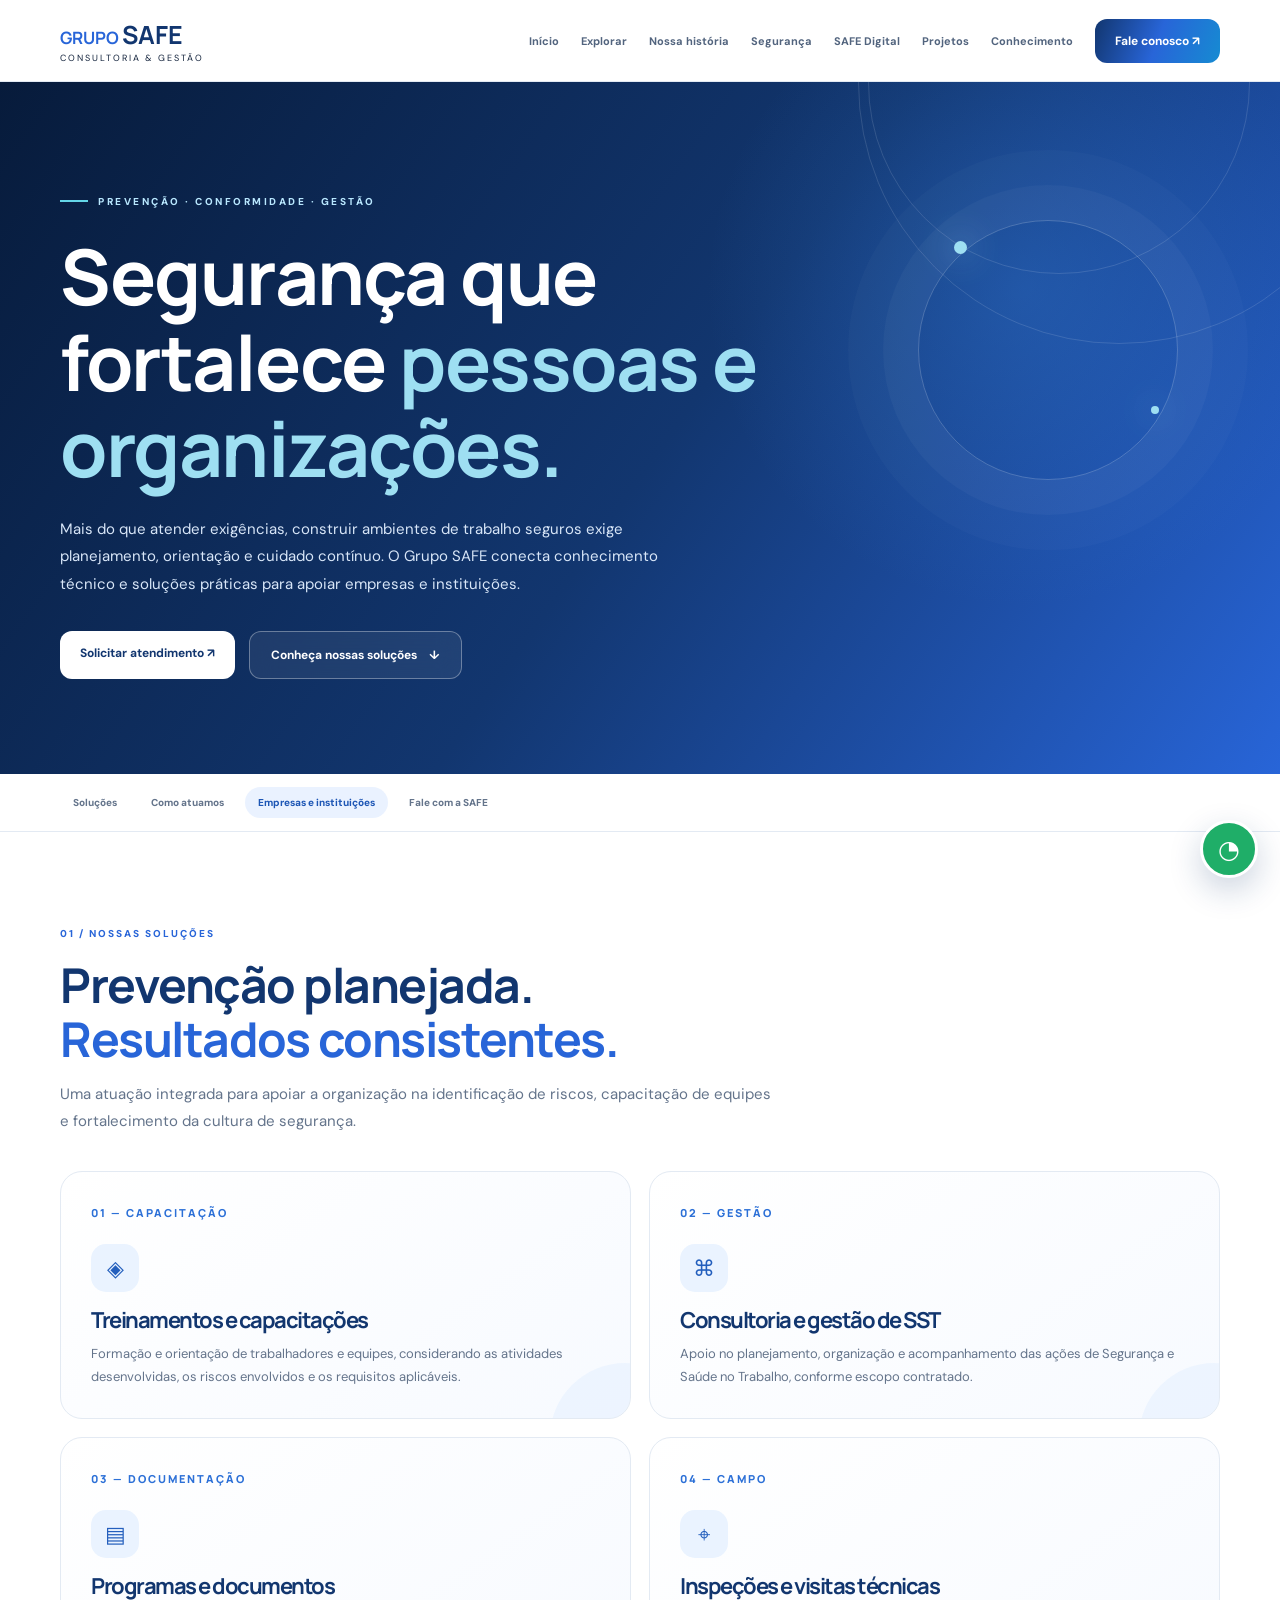
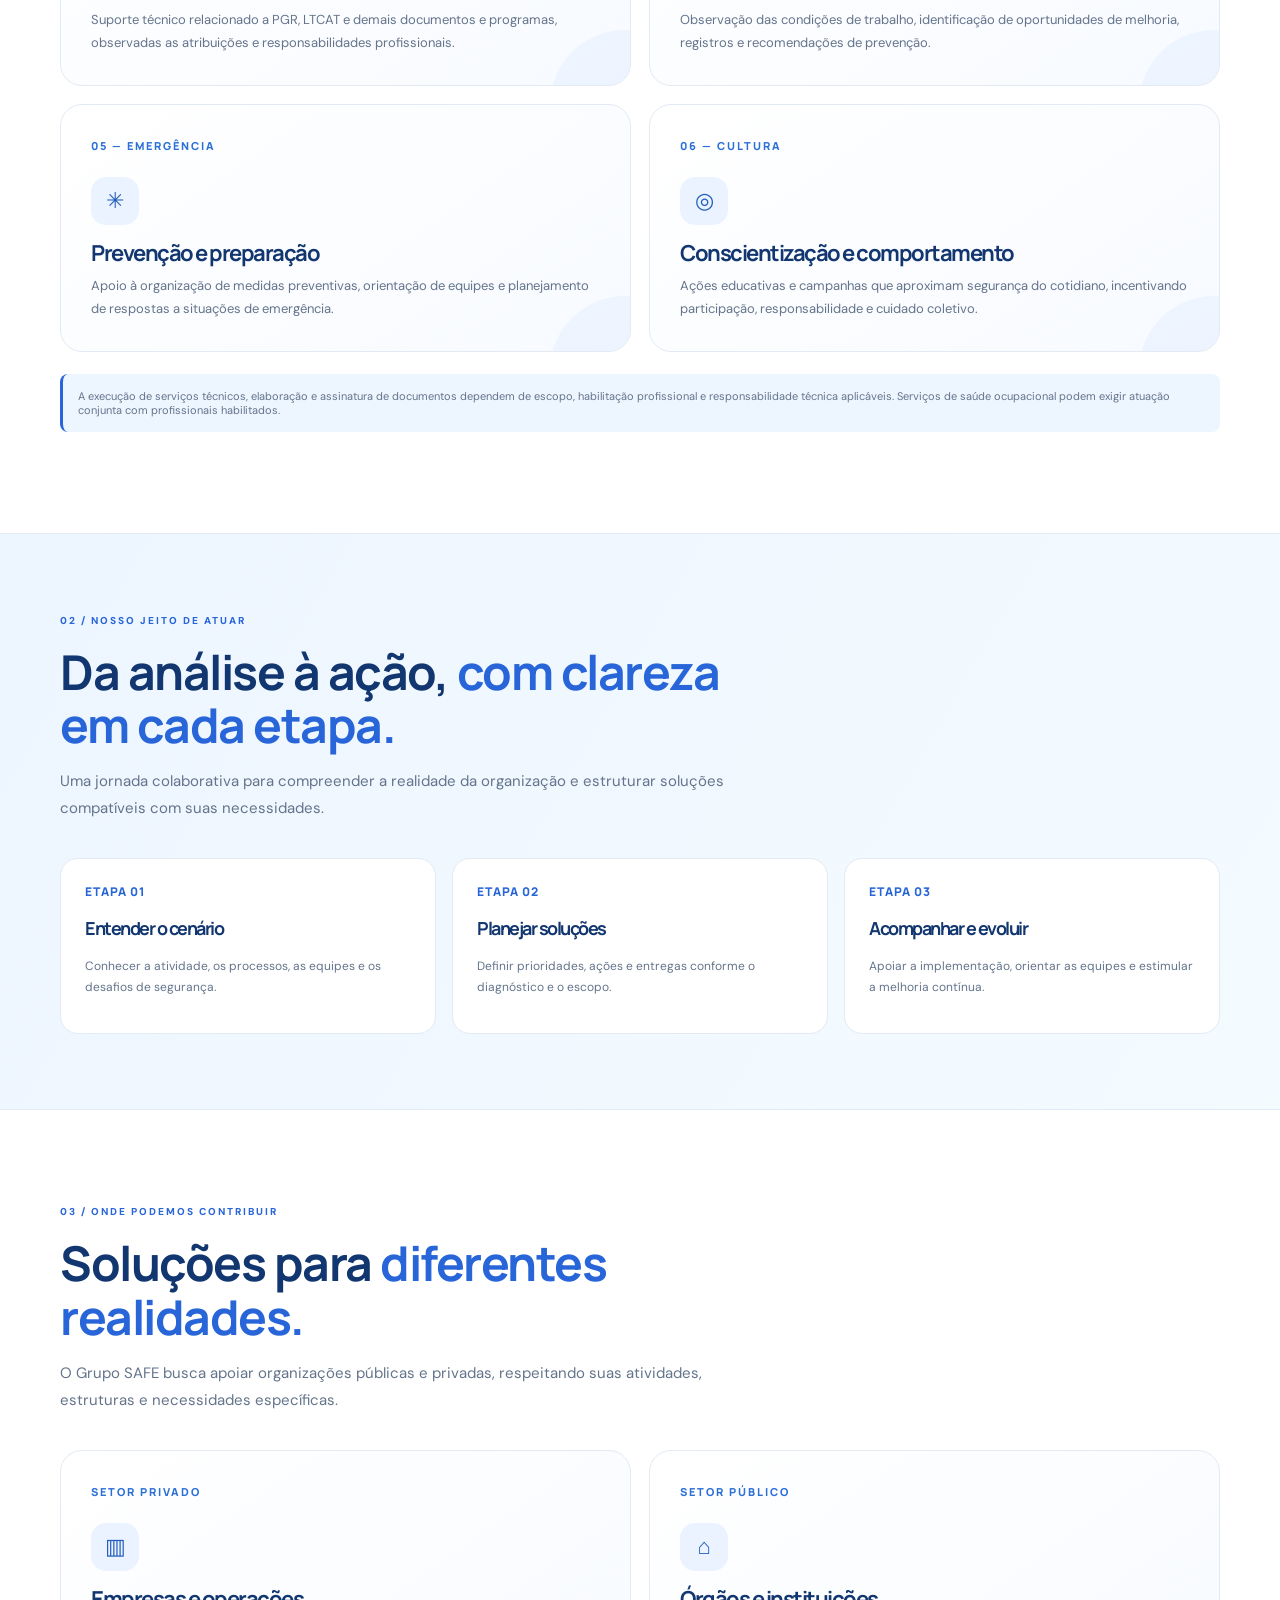
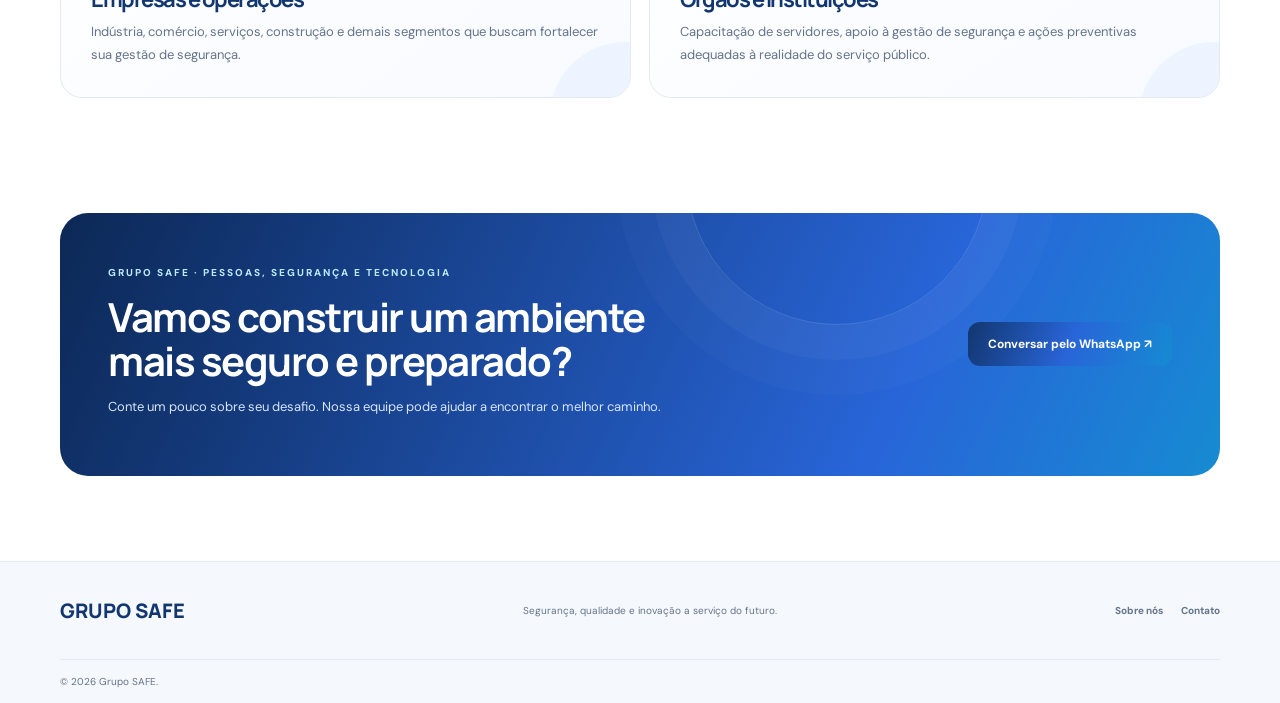
<file: seguranca.html>
<!doctype html><html lang="pt-BR"><head><meta charset="utf-8"><meta name="viewport" content="width=device-width,initial-scale=1"><meta name="description" content="Consultoria, treinamentos e gestão em Segurança do Trabalho pelo Grupo SAFE."><title>Segurança do Trabalho | Grupo SAFE</title><link href="https://fonts.googleapis.com/css2?family=DM+Sans:wght@400;500;600;700&family=Manrope:wght@500;600;700;800&display=swap" rel="stylesheet"><link rel="stylesheet" href="../css/style.css"><link rel="stylesheet" href="../css/responsive.css"></head><body class="safety-page"><div class="progress"></div><header><a class="logo" href="../index.html"><b>GRUPO <strong>SAFE</strong><small>CONSULTORIA & GESTÃO</small></b></a><button class="menu" aria-label="Abrir menu">☰</button><nav><a class="" href="../index.html">Início</a><a class="" href="../explorar.html">Explorar</a><a class="" href="historia.html">Nossa história</a><a class="active" href="seguranca.html">Segurança</a><a class="" href="safe-digital.html">SAFE Digital</a><a class="" href="projetos.html">Projetos</a><a class="" href="conhecimento.html">Conhecimento</a><a class="navbtn" href="https://wa.me/553191233320?text=Ol%C3%A1%2C%20Grupo%20SAFE!%20Tenho%20interesse%20em%20conhecer%20as%20solu%C3%A7%C3%B5es.">Fale conosco ↗</a></nav></header><main>
<section class="area-hero"><div class="area-orbit"></div><div class="wrap"><span class="area-kicker">PREVENÇÃO · CONFORMIDADE · GESTÃO</span><h1>Segurança que fortalece <em>pessoas e organizações.</em></h1><p>Mais do que atender exigências, construir ambientes de trabalho seguros exige planejamento, orientação e cuidado contínuo. O Grupo SAFE conecta conhecimento técnico e soluções práticas para apoiar empresas e instituições.</p><div class="area-actions"><a class="btn" href="https://wa.me/553191233320?text=Ol%C3%A1%2C%20Grupo%20SAFE!%20Tenho%20interesse%20em%20conhecer%20as%20solu%C3%A7%C3%B5es.">Solicitar atendimento ↗</a><a class="btn-glass" href="#solucoes">Conheça nossas soluções <span>↓</span></a></div></div></section>
<div class="area-nav"><div class="wrap"><a href="#solucoes">Soluções</a><a href="#atuacao">Como atuamos</a><a href="#publico">Empresas e instituições</a><a href="#contato">Fale com a SAFE</a></div></div>
<section class="area-section" id="solucoes"><div class="wrap"><div class="area-heading"><label>01 / NOSSAS SOLUÇÕES</label><h2>Prevenção planejada. <em>Resultados consistentes.</em></h2><p>Uma atuação integrada para apoiar a organização na identificação de riscos, capacitação de equipes e fortalecimento da cultura de segurança.</p></div><div class="area-grid">
<article class="area-card"><span class="num">01 — CAPACITAÇÃO</span><div class="card-icon">◈</div><h3>Treinamentos e capacitações</h3><p>Formação e orientação de trabalhadores e equipes, considerando as atividades desenvolvidas, os riscos envolvidos e os requisitos aplicáveis.</p></article>
<article class="area-card"><span class="num">02 — GESTÃO</span><div class="card-icon">⌘</div><h3>Consultoria e gestão de SST</h3><p>Apoio no planejamento, organização e acompanhamento das ações de Segurança e Saúde no Trabalho, conforme escopo contratado.</p></article>
<article class="area-card"><span class="num">03 — DOCUMENTAÇÃO</span><div class="card-icon">▤</div><h3>Programas e documentos</h3><p>Suporte técnico relacionado a PGR, LTCAT e demais documentos e programas, observadas as atribuições e responsabilidades profissionais.</p></article>
<article class="area-card"><span class="num">04 — CAMPO</span><div class="card-icon">⌖</div><h3>Inspeções e visitas técnicas</h3><p>Observação das condições de trabalho, identificação de oportunidades de melhoria, registros e recomendações de prevenção.</p></article>
<article class="area-card"><span class="num">05 — EMERGÊNCIA</span><div class="card-icon">✳</div><h3>Prevenção e preparação</h3><p>Apoio à organização de medidas preventivas, orientação de equipes e planejamento de respostas a situações de emergência.</p></article>
<article class="area-card"><span class="num">06 — CULTURA</span><div class="card-icon">◎</div><h3>Conscientização e comportamento</h3><p>Ações educativas e campanhas que aproximam segurança do cotidiano, incentivando participação, responsabilidade e cuidado coletivo.</p></article>
</div><p class="notice" style="margin-top:22px">A execução de serviços técnicos, elaboração e assinatura de documentos dependem de escopo, habilitação profissional e responsabilidade técnica aplicáveis. Serviços de saúde ocupacional podem exigir atuação conjunta com profissionais habilitados.</p></div></section>
<section class="area-band" id="atuacao"><div class="wrap area-section"><div class="area-heading"><label>02 / NOSSO JEITO DE ATUAR</label><h2>Da análise à ação, <em>com clareza em cada etapa.</em></h2><p>Uma jornada colaborativa para compreender a realidade da organização e estruturar soluções compatíveis com suas necessidades.</p></div><div class="area-steps"><article class="area-step"><b>ETAPA 01</b><h3>Entender o cenário</h3><p>Conhecer a atividade, os processos, as equipes e os desafios de segurança.</p></article><article class="area-step"><b>ETAPA 02</b><h3>Planejar soluções</h3><p>Definir prioridades, ações e entregas conforme o diagnóstico e o escopo.</p></article><article class="area-step"><b>ETAPA 03</b><h3>Acompanhar e evoluir</h3><p>Apoiar a implementação, orientar as equipes e estimular a melhoria contínua.</p></article></div></div></section>
<section class="area-section" id="publico"><div class="wrap"><div class="area-heading"><label>03 / ONDE PODEMOS CONTRIBUIR</label><h2>Soluções para <em>diferentes realidades.</em></h2><p>O Grupo SAFE busca apoiar organizações públicas e privadas, respeitando suas atividades, estruturas e necessidades específicas.</p></div><div class="area-grid"><article class="area-card"><span class="num">SETOR PRIVADO</span><div class="card-icon">▥</div><h3>Empresas e operações</h3><p>Indústria, comércio, serviços, construção e demais segmentos que buscam fortalecer sua gestão de segurança.</p></article><article class="area-card"><span class="num">SETOR PÚBLICO</span><div class="card-icon">⌂</div><h3>Órgãos e instituições</h3><p>Capacitação de servidores, apoio à gestão de segurança e ações preventivas adequadas à realidade do serviço público.</p></article></div></div></section>
<div id="contato"></div></main><section class="wrap" style="padding:25px 0 85px"><div class="area-cta"><div><label style="color:#b9e8ff">GRUPO SAFE · PESSOAS, SEGURANÇA E TECNOLOGIA</label><h2>Vamos construir um ambiente mais seguro e preparado?</h2><p>Conte um pouco sobre seu desafio. Nossa equipe pode ajudar a encontrar o melhor caminho.</p></div><a class="btn" href="https://wa.me/553191233320?text=Ol%C3%A1%2C%20Grupo%20SAFE!%20Tenho%20interesse%20em%20conhecer%20as%20solu%C3%A7%C3%B5es.">Conversar pelo WhatsApp ↗</a></div></section><footer><div class="wrap foot"><b>GRUPO SAFE</b><span>Segurança, qualidade e inovação a serviço do futuro.</span><div><a href="historia.html">Sobre nós</a><a href="https://wa.me/553191233320?text=Ol%C3%A1%2C%20Grupo%20SAFE!%20Tenho%20interesse%20em%20conhecer%20as%20solu%C3%A7%C3%B5es.">Contato</a></div></div><div class="wrap copyright">© <span id="year"></span> Grupo SAFE.</div></footer><a class="wa-float" href="https://wa.me/553191233320?text=Ol%C3%A1%2C%20Grupo%20SAFE!%20Tenho%20interesse%20em%20conhecer%20as%20solu%C3%A7%C3%B5es." aria-label="Fale com o Grupo SAFE pelo WhatsApp">◔</a><script src="../js/main.js"></script><script src="../js/contact.js"></script><script src="../js/area-pages.js"></script></body></html>
</file>
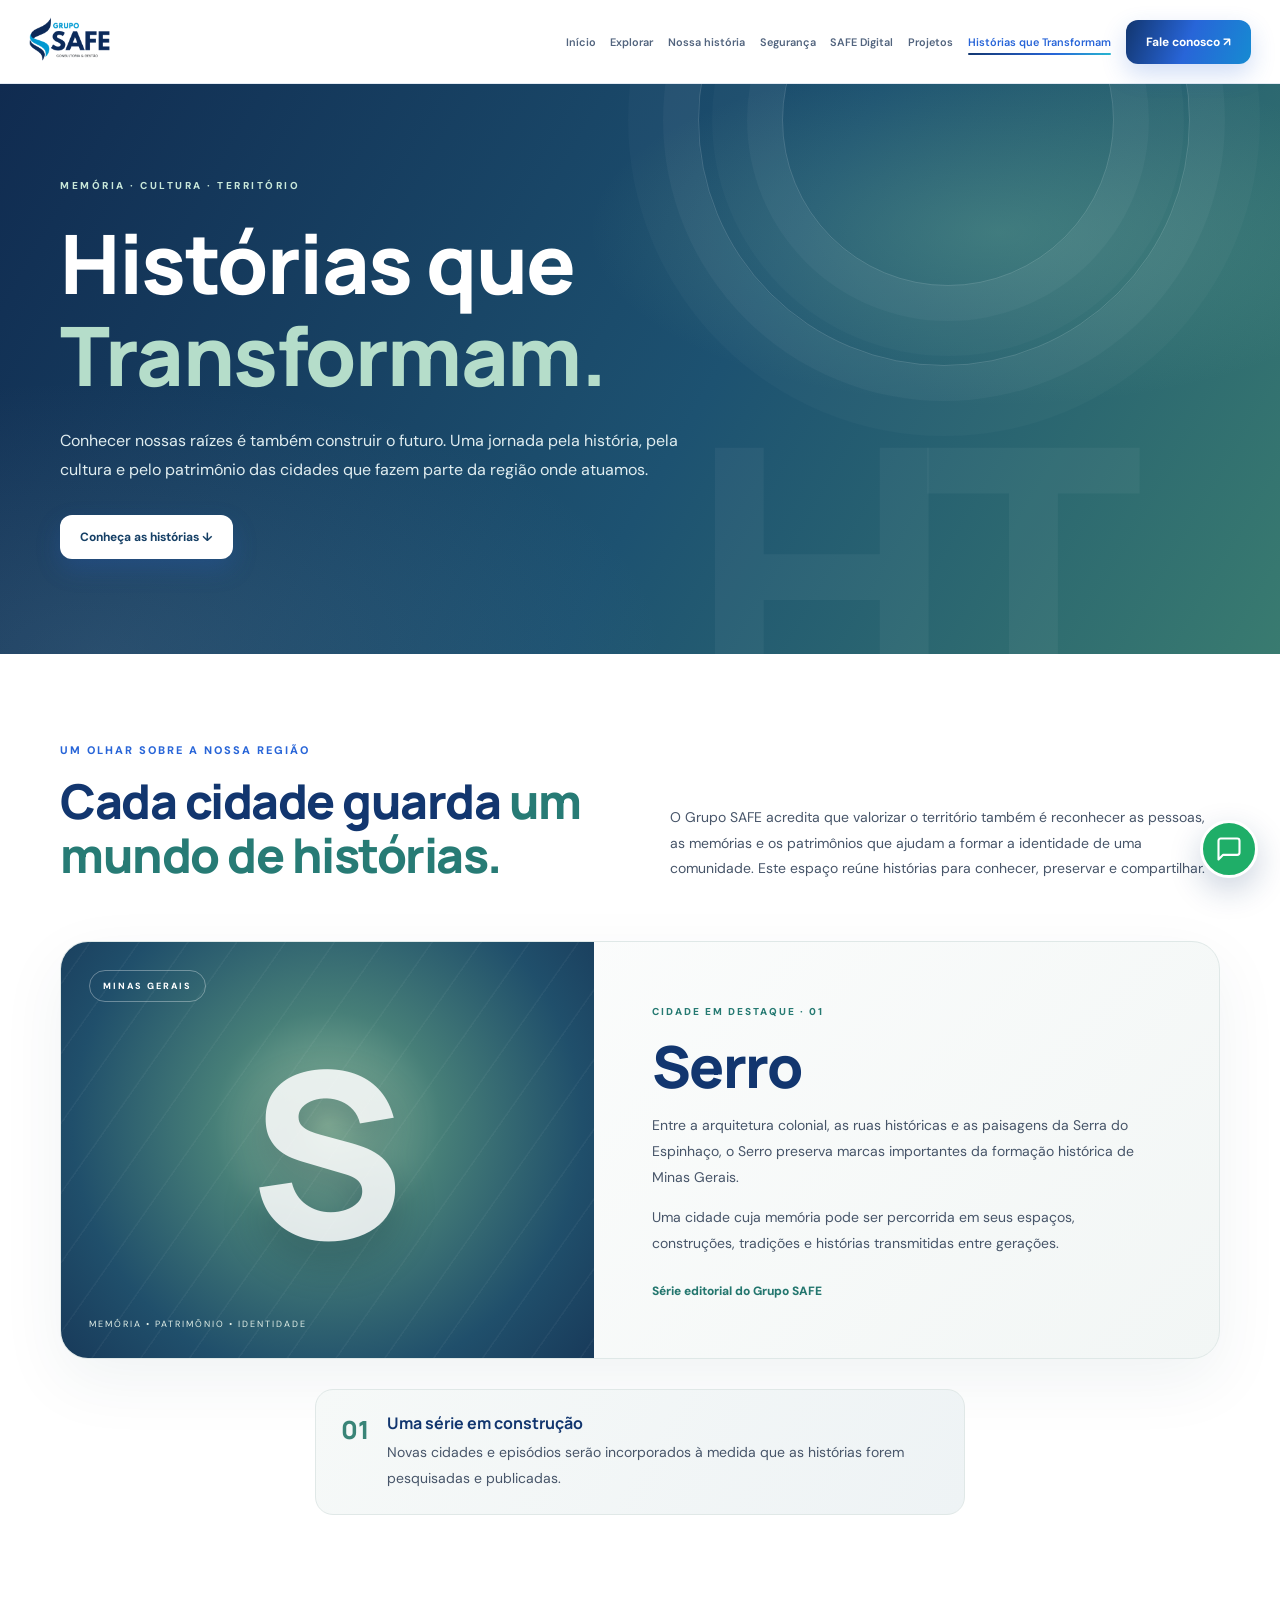
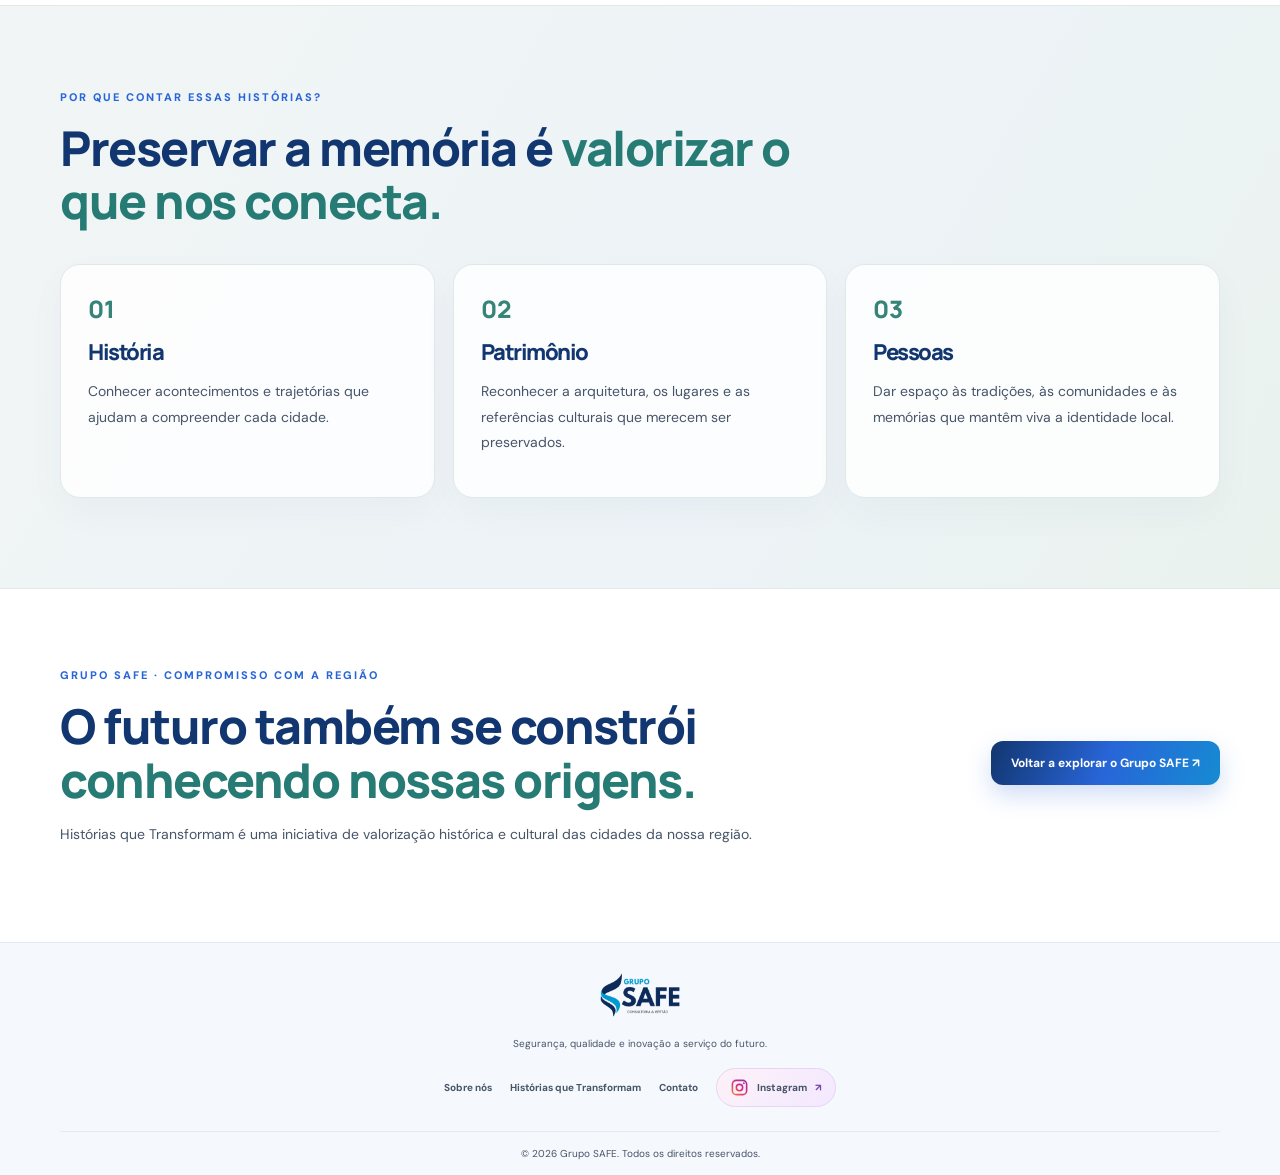
<file: paginas/conhecimento.html>
<!doctype html>
<html lang="pt-BR">
<head>
<meta charset="utf-8"><meta name="viewport" content="width=device-width,initial-scale=1">
<meta name="theme-color" content="#12366f">
<meta name="description" content="Histórias que Transformam — uma iniciativa do Grupo SAFE para valorizar a memória, a cultura e o patrimônio das cidades da região.">
<title>Histórias que Transformam | Grupo SAFE</title>
<link href="https://fonts.googleapis.com/css2?family=DM+Sans:wght@400;500;600;700&family=Manrope:wght@500;600;700;800&display=swap" rel="stylesheet">
<link rel="stylesheet" href="../css/style.css"><link rel="stylesheet" href="../css/responsive.css"><link rel="stylesheet" href="../css/upgrade.css">
</head>
<body class="stories-page">
<div class="progress"></div>
<header><a class="logo" href="../index.html"><img src="../assets/logo/logo-safe.png" alt="Grupo SAFE"></a><button class="menu" aria-label="Abrir menu">☰</button>
<nav><a href="../index.html">Início</a><a href="../explorar.html">Explorar</a><a href="historia.html">Nossa história</a><a href="seguranca.html">Segurança</a><a href="safe-digital.html">SAFE Digital</a><a href="projetos.html">Projetos</a><a class="active" href="conhecimento.html">Histórias que Transformam</a><a class="navbtn" href="https://wa.me/553191233320?text=Ol%C3%A1%2C%20Grupo%20SAFE!%20Gostaria%20de%20conhecer%20as%20solu%C3%A7%C3%B5es." target="_blank" rel="noopener">Fale conosco ↗</a></nav></header>
<main>
<section class="stories-hero"><div class="stories-glow"></div><div class="wrap stories-hero-inner"><span class="stories-kicker">MEMÓRIA · CULTURA · TERRITÓRIO</span><h1>Histórias que <em>Transformam.</em></h1><p>Conhecer nossas raízes é também construir o futuro. Uma jornada pela história, pela cultura e pelo patrimônio das cidades que fazem parte da região onde atuamos.</p><a class="btn" href="#cidades">Conheça as histórias <span>↓</span></a></div><div class="stories-mark" aria-hidden="true">HT</div></section>
<section class="wrap stories-intro"><div><label>UM OLHAR SOBRE A NOSSA REGIÃO</label><h2>Cada cidade guarda <em>um mundo de histórias.</em></h2></div><p>O Grupo SAFE acredita que valorizar o território também é reconhecer as pessoas, as memórias e os patrimônios que ajudam a formar a identidade de uma comunidade. Este espaço reúne histórias para conhecer, preservar e compartilhar.</p></section>
<section class="wrap stories-feature" id="cidades"><article class="story-card story-serro"><div class="story-art"><span class="story-stamp">MINAS GERAIS</span><div class="story-lines"></div><div class="story-monogram">S</div><span class="story-art-caption">MEMÓRIA • PATRIMÔNIO • IDENTIDADE</span></div><div class="story-copy"><span class="story-category">CIDADE EM DESTAQUE · 01</span><h2>Serro</h2><p>Entre a arquitetura colonial, as ruas históricas e as paisagens da Serra do Espinhaço, o Serro preserva marcas importantes da formação histórica de Minas Gerais.</p><p>Uma cidade cuja memória pode ser percorrida em seus espaços, construções, tradições e histórias transmitidas entre gerações.</p><span class="story-link">Série editorial do Grupo SAFE</span></div></article>
<div class="stories-note"><span>01</span><div><b>Uma série em construção</b><p>Novas cidades e episódios serão incorporados à medida que as histórias forem pesquisadas e publicadas.</p></div></div>
</section>
<section class="stories-values"><div class="wrap"><label>POR QUE CONTAR ESSAS HISTÓRIAS?</label><h2>Preservar a memória é <em>valorizar o que nos conecta.</em></h2><div class="stories-pillars"><article><b>01</b><h3>História</h3><p>Conhecer acontecimentos e trajetórias que ajudam a compreender cada cidade.</p></article><article><b>02</b><h3>Patrimônio</h3><p>Reconhecer a arquitetura, os lugares e as referências culturais que merecem ser preservados.</p></article><article><b>03</b><h3>Pessoas</h3><p>Dar espaço às tradições, às comunidades e às memórias que mantêm viva a identidade local.</p></article></div></div></section>
<section class="wrap stories-end"><div><label>GRUPO SAFE · COMPROMISSO COM A REGIÃO</label><h2>O futuro também se constrói <em>conhecendo nossas origens.</em></h2><p>Histórias que Transformam é uma iniciativa de valorização histórica e cultural das cidades da nossa região.</p></div><a class="btn" href="../explorar.html">Voltar a explorar o Grupo SAFE ↗</a></section>
</main>
<footer><div class="wrap foot"><div class="foot-brand"><a class="foot-logo" href="../index.html"><img src="../assets/logo/logo-safe.png" alt="Logo Grupo SAFE"></a><span>Segurança, qualidade e inovação a serviço do futuro.</span></div><div class="foot-links"><a href="historia.html">Sobre nós</a><a href="conhecimento.html">Histórias que Transformam</a><a href="https://wa.me/553191233320">Contato</a><a class="instagram-link" href="https://www.instagram.com/profissionalsafe/" target="_blank" rel="noopener noreferrer" aria-label="Instagram do Grupo SAFE"><svg viewBox="0 0 24 24" aria-hidden="true" fill="none"><defs><linearGradient id="igSafe" x1="2" y1="22" x2="22" y2="2" gradientUnits="userSpaceOnUse"><stop stop-color="#f58529"/><stop offset=".48" stop-color="#dd2a7b"/><stop offset="1" stop-color="#8134af"/></linearGradient></defs><rect x="3" y="3" width="18" height="18" rx="5" stroke="url(#igSafe)" stroke-width="2"/><circle cx="12" cy="12" r="4" stroke="url(#igSafe)" stroke-width="2"/><circle cx="17.5" cy="6.7" r="1.2" fill="#dd2a7b"/></svg><span>Instagram</span> ↗</a></div></div><div class="wrap copyright">© <span id="year"></span> Grupo SAFE. Todos os direitos reservados.</div></footer>
<script src="../js/main.js"></script><script src="../js/contact.js"></script>
</body></html>
</file>
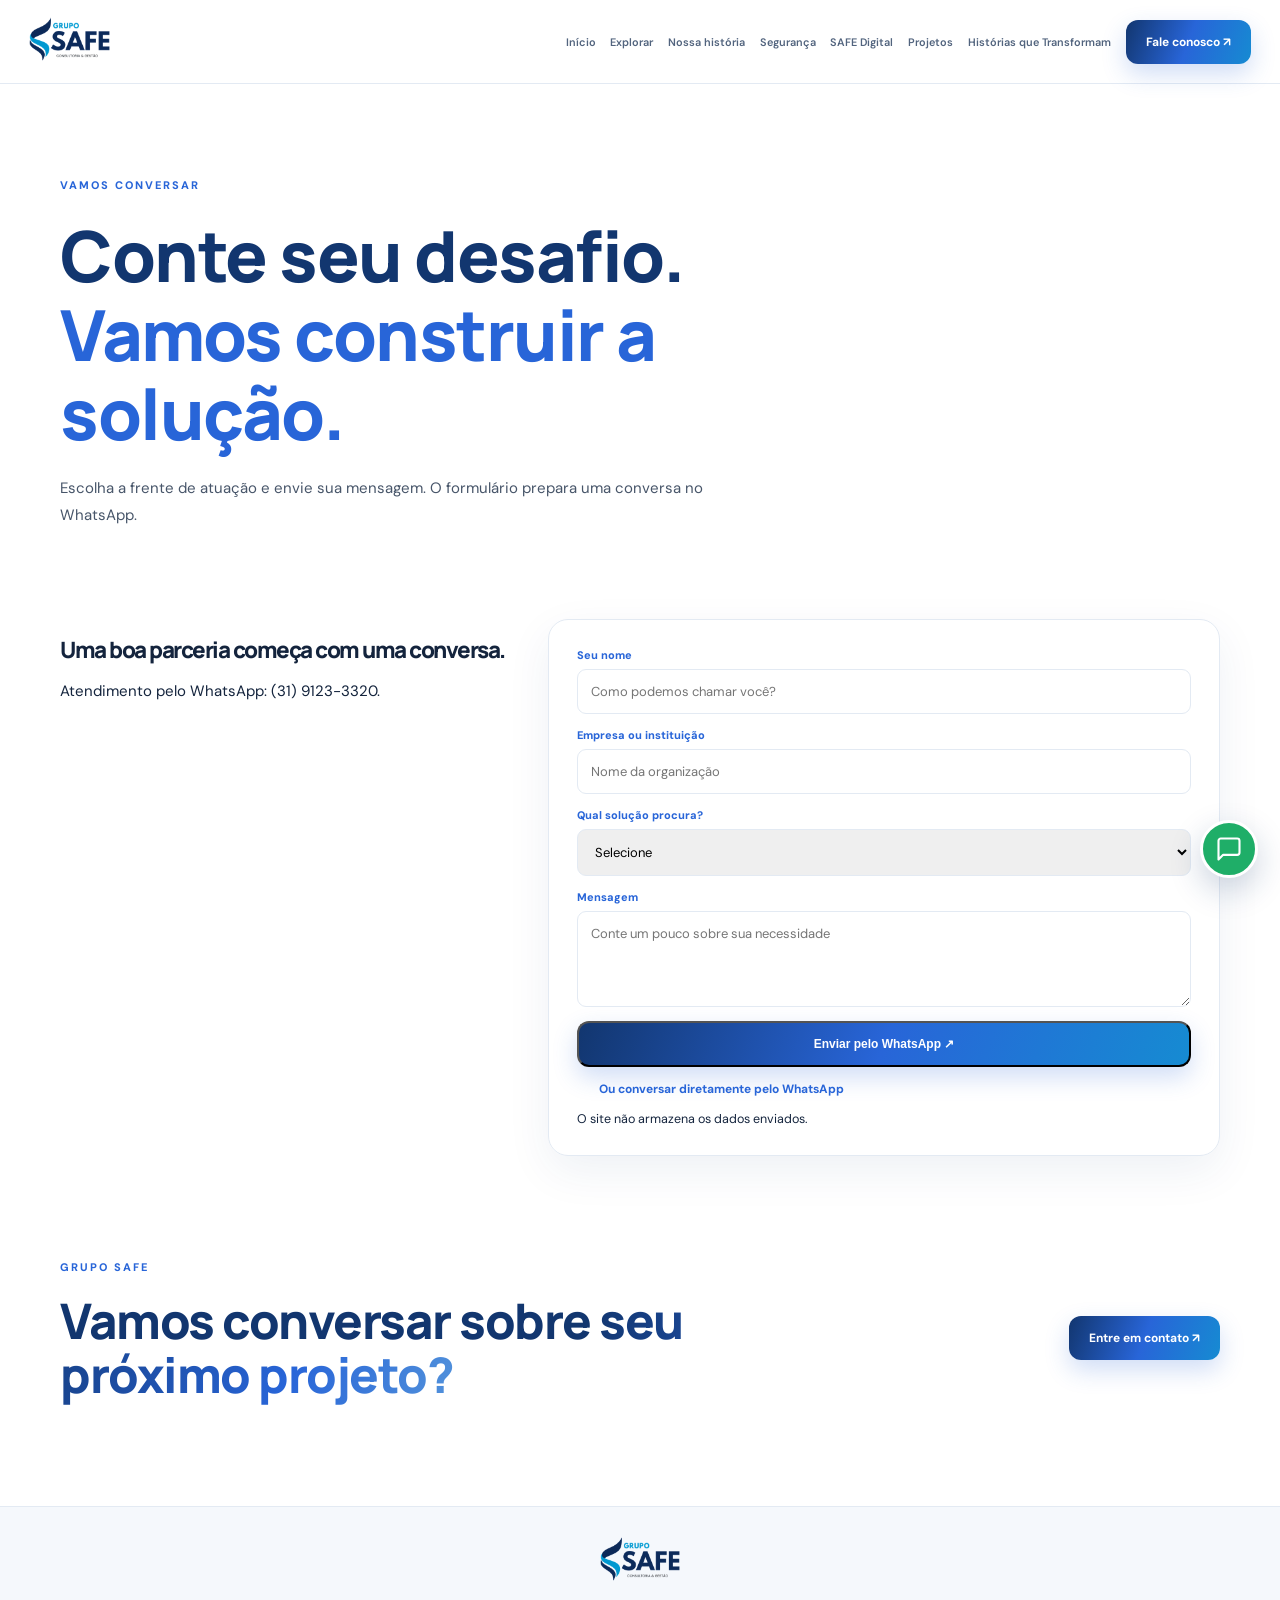
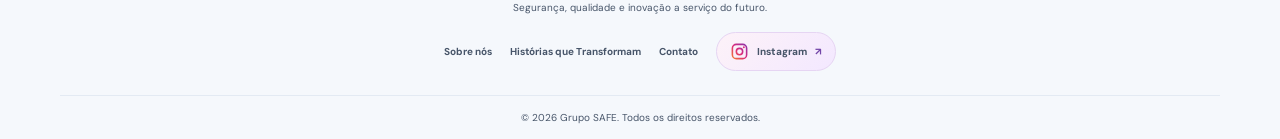
<file: paginas/contato.html>
<!doctype html><html lang="pt-BR"><head><meta charset="utf-8"><meta name="viewport" content="width=device-width,initial-scale=1"><title>Contato | Grupo SAFE</title><link href="https://fonts.googleapis.com/css2?family=DM+Sans:wght@400;500;600;700&family=Manrope:wght@500;600;700;800&display=swap" rel="stylesheet"><link rel="stylesheet" href="../css/style.css"><link rel="stylesheet" href="../css/responsive.css"><link rel="stylesheet" href="../css/upgrade.css"></head><body><div class="progress"></div><header><a class="logo" href="../index.html"><img src="../assets/logo/logo-safe.png" alt="Grupo SAFE"></a><button class="menu" aria-label="Abrir menu">☰</button><nav><a href="../index.html">Início</a><a href="../explorar.html">Explorar</a><a href="historia.html">Nossa história</a><a href="seguranca.html">Segurança</a><a href="safe-digital.html">SAFE Digital</a><a href="projetos.html">Projetos</a><a href="conhecimento.html">Histórias que Transformam</a><a class="navbtn" href="https://wa.me/553191233320?text=Ol%C3%A1%2C%20Grupo%20SAFE!%20Gostaria%20de%20conhecer%20as%20solu%C3%A7%C3%B5es.">Fale conosco ↗</a></nav></header><main><section class="wrap pagehero"><label>VAMOS CONVERSAR</label><h1>Conte seu desafio. <em>Vamos construir a solução.</em></h1><p>Escolha a frente de atuação e envie sua mensagem. O formulário prepara uma conversa no WhatsApp.</p></section><section class="wrap content"><div class="contact"><div><h2>Uma boa parceria começa com uma conversa.</h2><p>Atendimento pelo WhatsApp: (31) 9123-3320.</p></div><form id="contact-form"><label>Seu nome<input name="name" required placeholder="Como podemos chamar você?"></label><label>Empresa ou instituição<input name="company" placeholder="Nome da organização"></label><label>Qual solução procura?<select name="area" required><option value="">Selecione</option><option>Segurança do Trabalho</option><option>SAFE Digital — sites</option><option>SAFE Digital — vídeos</option><option>Consultoria digital</option><option>Projetos e parcerias</option></select></label><label>Mensagem<textarea name="message" rows="4" placeholder="Conte um pouco sobre sua necessidade"></textarea></label><button class="btn" type="submit">Enviar pelo WhatsApp ↗</button><a class="quiet" href="https://wa.me/553191233320?text=Ol%C3%A1%2C%20Grupo%20SAFE!%20Quero%20falar%20com%20a%20equipe." target="_blank" rel="noopener">Ou conversar diretamente pelo WhatsApp</a><small>O site não armazena os dados enviados.</small></form></div></section><section class="wrap cta"><div><label>GRUPO SAFE</label><h2>Vamos conversar sobre <em>seu próximo projeto?</em></h2></div><a class="btn" href="https://wa.me/553191233320?text=Ol%C3%A1%2C%20Grupo%20SAFE!%20Gostaria%20de%20conhecer%20as%20solu%C3%A7%C3%B5es.">Entre em contato ↗</a></section></main><footer><div class="wrap foot"><div class="foot-brand"><a class="foot-logo" href="../index.html"><img src="../assets/logo/logo-safe.png" alt="Logo Grupo SAFE"></a><span>Segurança, qualidade e inovação a serviço do futuro.</span></div><div class="foot-links"><a href="historia.html">Sobre nós</a><a href="conhecimento.html">Histórias que Transformam</a><a href="https://wa.me/553191233320">Contato</a><a class="instagram-link" href="https://www.instagram.com/profissionalsafe/" target="_blank" rel="noopener noreferrer" aria-label="Instagram do Grupo SAFE"><svg viewBox="0 0 24 24" aria-hidden="true" fill="none"><defs><linearGradient id="igSafe" x1="2" y1="22" x2="22" y2="2" gradientUnits="userSpaceOnUse"><stop stop-color="#f58529"/><stop offset=".48" stop-color="#dd2a7b"/><stop offset="1" stop-color="#8134af"/></linearGradient></defs><rect x="3" y="3" width="18" height="18" rx="5" stroke="url(#igSafe)" stroke-width="2"/><circle cx="12" cy="12" r="4" stroke="url(#igSafe)" stroke-width="2"/><circle cx="17.5" cy="6.7" r="1.2" fill="#dd2a7b"/></svg><span>Instagram</span> ↗</a></div></div><div class="wrap copyright">© <span id="year"></span> Grupo SAFE. Todos os direitos reservados.</div></footer><script src="../js/main.js"></script><script src="../js/contact.js"></script></body></html>
</file>
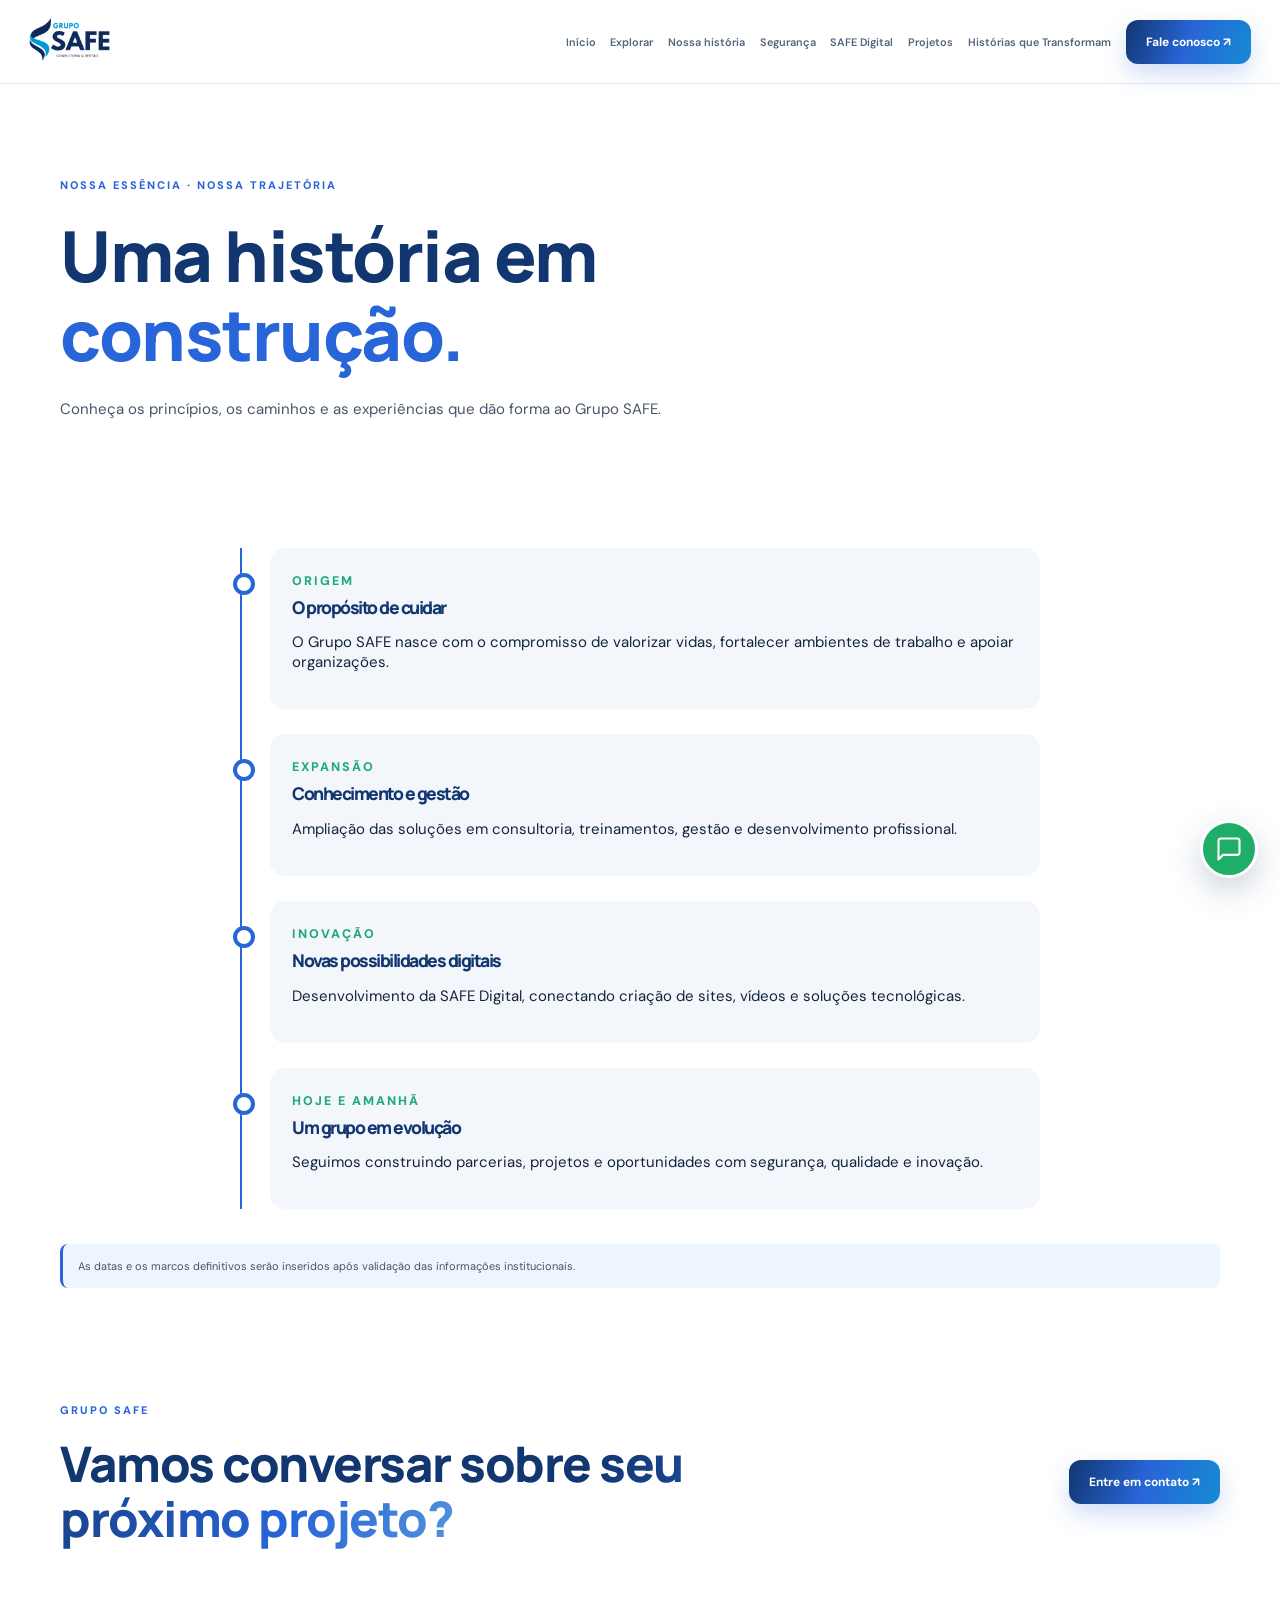
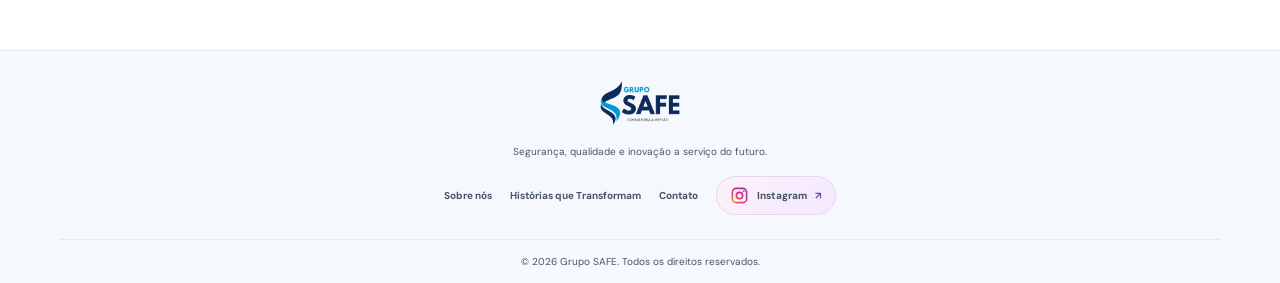
<file: paginas/historia.html>
<!doctype html><html lang="pt-BR"><head><meta charset="utf-8"><meta name="viewport" content="width=device-width,initial-scale=1"><title>Historia | Grupo SAFE</title><link href="https://fonts.googleapis.com/css2?family=DM+Sans:wght@400;500;600;700&family=Manrope:wght@500;600;700;800&display=swap" rel="stylesheet"><link rel="stylesheet" href="../css/style.css"><link rel="stylesheet" href="../css/responsive.css"><link rel="stylesheet" href="../css/upgrade.css"></head><body><div class="progress"></div><header><a class="logo" href="../index.html"><img src="../assets/logo/logo-safe.png" alt="Grupo SAFE"></a><button class="menu" aria-label="Abrir menu">☰</button><nav><a href="../index.html">Início</a><a href="../explorar.html">Explorar</a><a href="historia.html">Nossa história</a><a href="seguranca.html">Segurança</a><a href="safe-digital.html">SAFE Digital</a><a href="projetos.html">Projetos</a><a href="conhecimento.html">Histórias que Transformam</a><a class="navbtn" href="https://wa.me/553191233320?text=Ol%C3%A1%2C%20Grupo%20SAFE!%20Gostaria%20de%20conhecer%20as%20solu%C3%A7%C3%B5es.">Fale conosco ↗</a></nav></header><main><section class="wrap pagehero"><label>NOSSA ESSÊNCIA · NOSSA TRAJETÓRIA</label><h1>Uma história em <em>construção.</em></h1><p>Conheça os princípios, os caminhos e as experiências que dão forma ao Grupo SAFE.</p></section><section class="wrap content"><div class="timeline"><article class="event"><small>ORIGEM</small><h3>O propósito de cuidar</h3><p>O Grupo SAFE nasce com o compromisso de valorizar vidas, fortalecer ambientes de trabalho e apoiar organizações.</p></article><article class="event"><small>EXPANSÃO</small><h3>Conhecimento e gestão</h3><p>Ampliação das soluções em consultoria, treinamentos, gestão e desenvolvimento profissional.</p></article><article class="event"><small>INOVAÇÃO</small><h3>Novas possibilidades digitais</h3><p>Desenvolvimento da SAFE Digital, conectando criação de sites, vídeos e soluções tecnológicas.</p></article><article class="event"><small>HOJE E AMANHÃ</small><h3>Um grupo em evolução</h3><p>Seguimos construindo parcerias, projetos e oportunidades com segurança, qualidade e inovação.</p></article></div><p class="notice">As datas e os marcos definitivos serão inseridos após validação das informações institucionais.</p></section><section class="wrap cta"><div><label>GRUPO SAFE</label><h2>Vamos conversar sobre <em>seu próximo projeto?</em></h2></div><a class="btn" href="https://wa.me/553191233320?text=Ol%C3%A1%2C%20Grupo%20SAFE!%20Gostaria%20de%20conhecer%20as%20solu%C3%A7%C3%B5es.">Entre em contato ↗</a></section></main><footer><div class="wrap foot"><div class="foot-brand"><a class="foot-logo" href="../index.html"><img src="../assets/logo/logo-safe.png" alt="Logo Grupo SAFE"></a><span>Segurança, qualidade e inovação a serviço do futuro.</span></div><div class="foot-links"><a href="historia.html">Sobre nós</a><a href="conhecimento.html">Histórias que Transformam</a><a href="https://wa.me/553191233320">Contato</a><a class="instagram-link" href="https://www.instagram.com/profissionalsafe/" target="_blank" rel="noopener noreferrer" aria-label="Instagram do Grupo SAFE"><svg viewBox="0 0 24 24" aria-hidden="true" fill="none"><defs><linearGradient id="igSafe" x1="2" y1="22" x2="22" y2="2" gradientUnits="userSpaceOnUse"><stop stop-color="#f58529"/><stop offset=".48" stop-color="#dd2a7b"/><stop offset="1" stop-color="#8134af"/></linearGradient></defs><rect x="3" y="3" width="18" height="18" rx="5" stroke="url(#igSafe)" stroke-width="2"/><circle cx="12" cy="12" r="4" stroke="url(#igSafe)" stroke-width="2"/><circle cx="17.5" cy="6.7" r="1.2" fill="#dd2a7b"/></svg><span>Instagram</span> ↗</a></div></div><div class="wrap copyright">© <span id="year"></span> Grupo SAFE. Todos os direitos reservados.</div></footer><script src="../js/main.js"></script><script src="../js/contact.js"></script></body></html>
</file>
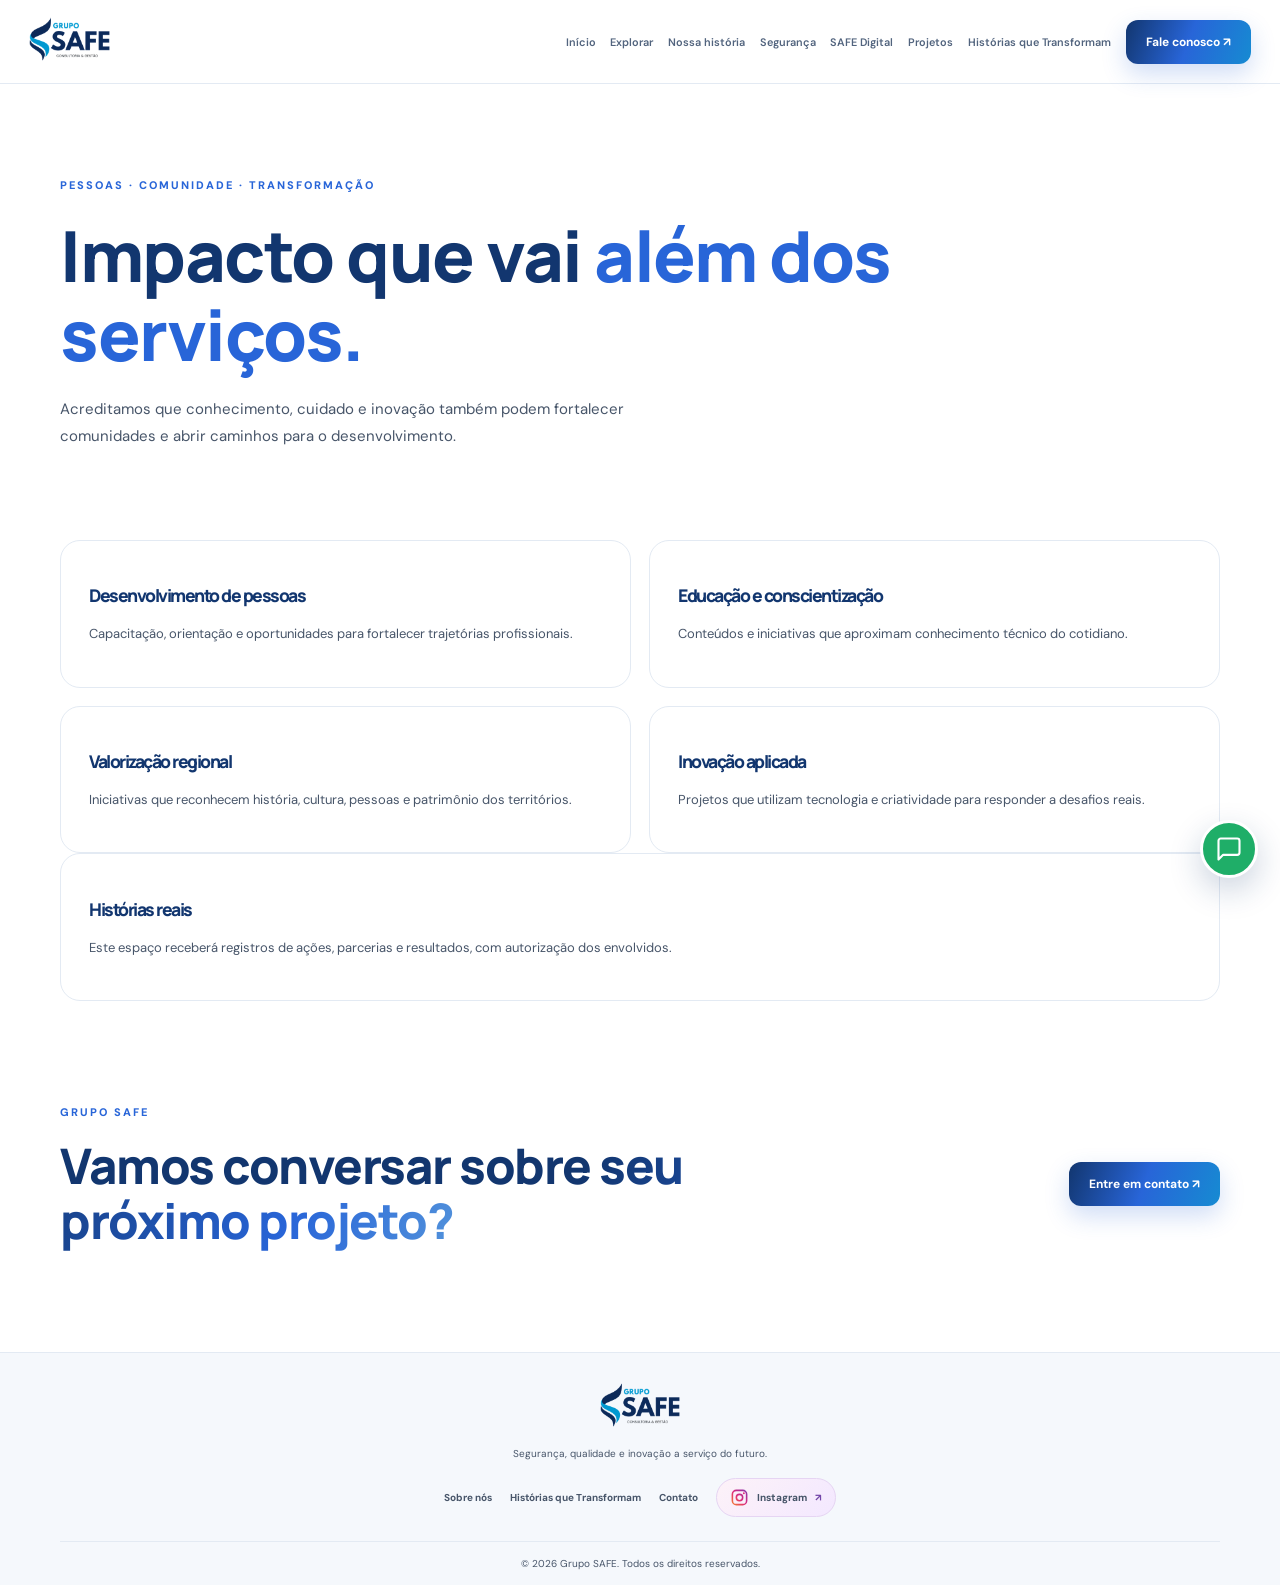
<file: paginas/projetos.html>
<!doctype html><html lang="pt-BR"><head><meta charset="utf-8"><meta name="viewport" content="width=device-width,initial-scale=1"><title>Projetos | Grupo SAFE</title><link href="https://fonts.googleapis.com/css2?family=DM+Sans:wght@400;500;600;700&family=Manrope:wght@500;600;700;800&display=swap" rel="stylesheet"><link rel="stylesheet" href="../css/style.css"><link rel="stylesheet" href="../css/responsive.css"><link rel="stylesheet" href="../css/upgrade.css"></head><body><div class="progress"></div><header><a class="logo" href="../index.html"><img src="../assets/logo/logo-safe.png" alt="Grupo SAFE"></a><button class="menu" aria-label="Abrir menu">☰</button><nav><a href="../index.html">Início</a><a href="../explorar.html">Explorar</a><a href="historia.html">Nossa história</a><a href="seguranca.html">Segurança</a><a href="safe-digital.html">SAFE Digital</a><a href="projetos.html">Projetos</a><a href="conhecimento.html">Histórias que Transformam</a><a class="navbtn" href="https://wa.me/553191233320?text=Ol%C3%A1%2C%20Grupo%20SAFE!%20Gostaria%20de%20conhecer%20as%20solu%C3%A7%C3%B5es.">Fale conosco ↗</a></nav></header><main><section class="wrap pagehero"><label>PESSOAS · COMUNIDADE · TRANSFORMAÇÃO</label><h1>Impacto que vai <em>além dos serviços.</em></h1><p>Acreditamos que conhecimento, cuidado e inovação também podem fortalecer comunidades e abrir caminhos para o desenvolvimento.</p></section><section class="wrap content"><div class="tilegrid"><article class="tile"><h3>Desenvolvimento de pessoas</h3><p>Capacitação, orientação e oportunidades para fortalecer trajetórias profissionais.</p></article><article class="tile"><h3>Educação e conscientização</h3><p>Conteúdos e iniciativas que aproximam conhecimento técnico do cotidiano.</p></article><article class="tile"><h3>Valorização regional</h3><p>Iniciativas que reconhecem história, cultura, pessoas e patrimônio dos territórios.</p></article><article class="tile"><h3>Inovação aplicada</h3><p>Projetos que utilizam tecnologia e criatividade para responder a desafios reais.</p></article></div><div class="tile"><h3>Histórias reais</h3><p>Este espaço receberá registros de ações, parcerias e resultados, com autorização dos envolvidos.</p></div></section><section class="wrap cta"><div><label>GRUPO SAFE</label><h2>Vamos conversar sobre <em>seu próximo projeto?</em></h2></div><a class="btn" href="https://wa.me/553191233320?text=Ol%C3%A1%2C%20Grupo%20SAFE!%20Gostaria%20de%20conhecer%20as%20solu%C3%A7%C3%B5es.">Entre em contato ↗</a></section></main><footer><div class="wrap foot"><div class="foot-brand"><a class="foot-logo" href="../index.html"><img src="../assets/logo/logo-safe.png" alt="Logo Grupo SAFE"></a><span>Segurança, qualidade e inovação a serviço do futuro.</span></div><div class="foot-links"><a href="historia.html">Sobre nós</a><a href="conhecimento.html">Histórias que Transformam</a><a href="https://wa.me/553191233320">Contato</a><a class="instagram-link" href="https://www.instagram.com/profissionalsafe/" target="_blank" rel="noopener noreferrer" aria-label="Instagram do Grupo SAFE"><svg viewBox="0 0 24 24" aria-hidden="true" fill="none"><defs><linearGradient id="igSafe" x1="2" y1="22" x2="22" y2="2" gradientUnits="userSpaceOnUse"><stop stop-color="#f58529"/><stop offset=".48" stop-color="#dd2a7b"/><stop offset="1" stop-color="#8134af"/></linearGradient></defs><rect x="3" y="3" width="18" height="18" rx="5" stroke="url(#igSafe)" stroke-width="2"/><circle cx="12" cy="12" r="4" stroke="url(#igSafe)" stroke-width="2"/><circle cx="17.5" cy="6.7" r="1.2" fill="#dd2a7b"/></svg><span>Instagram</span> ↗</a></div></div><div class="wrap copyright">© <span id="year"></span> Grupo SAFE. Todos os direitos reservados.</div></footer><script src="../js/main.js"></script><script src="../js/contact.js"></script></body></html>
</file>
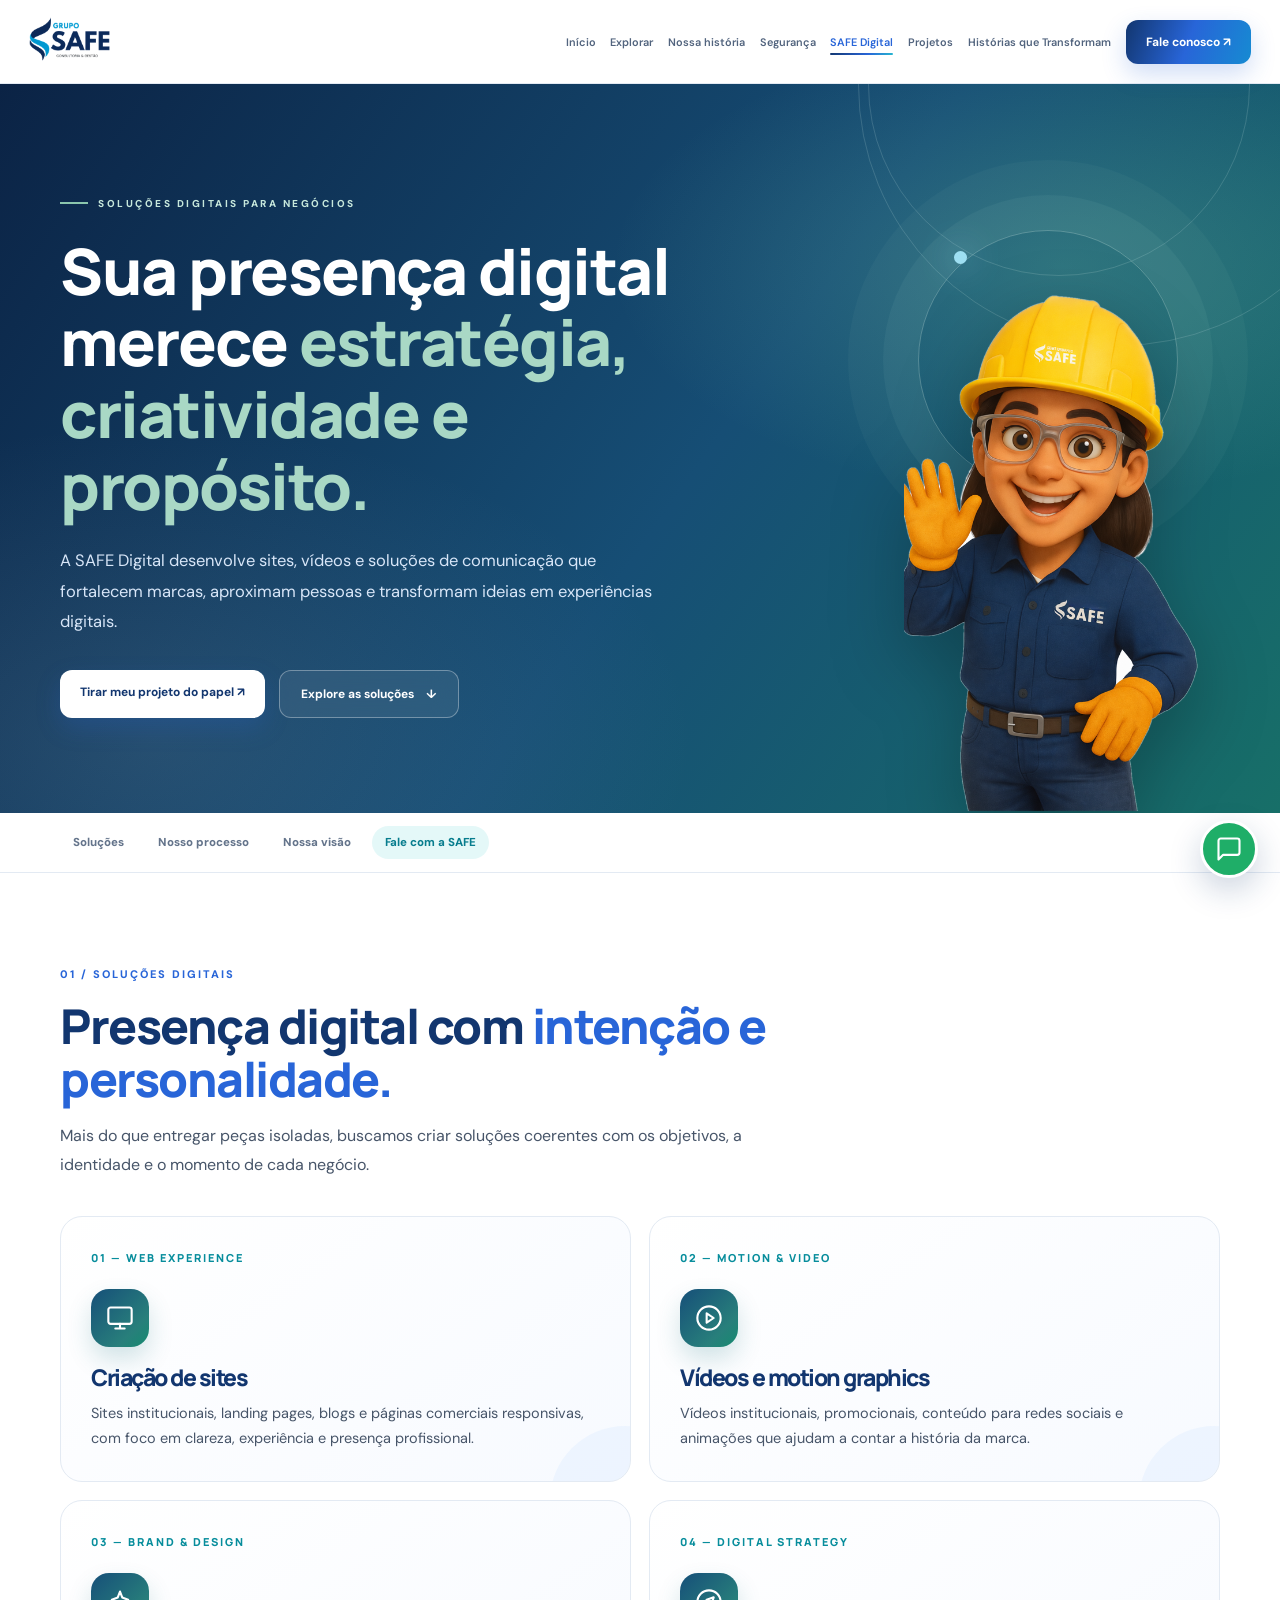
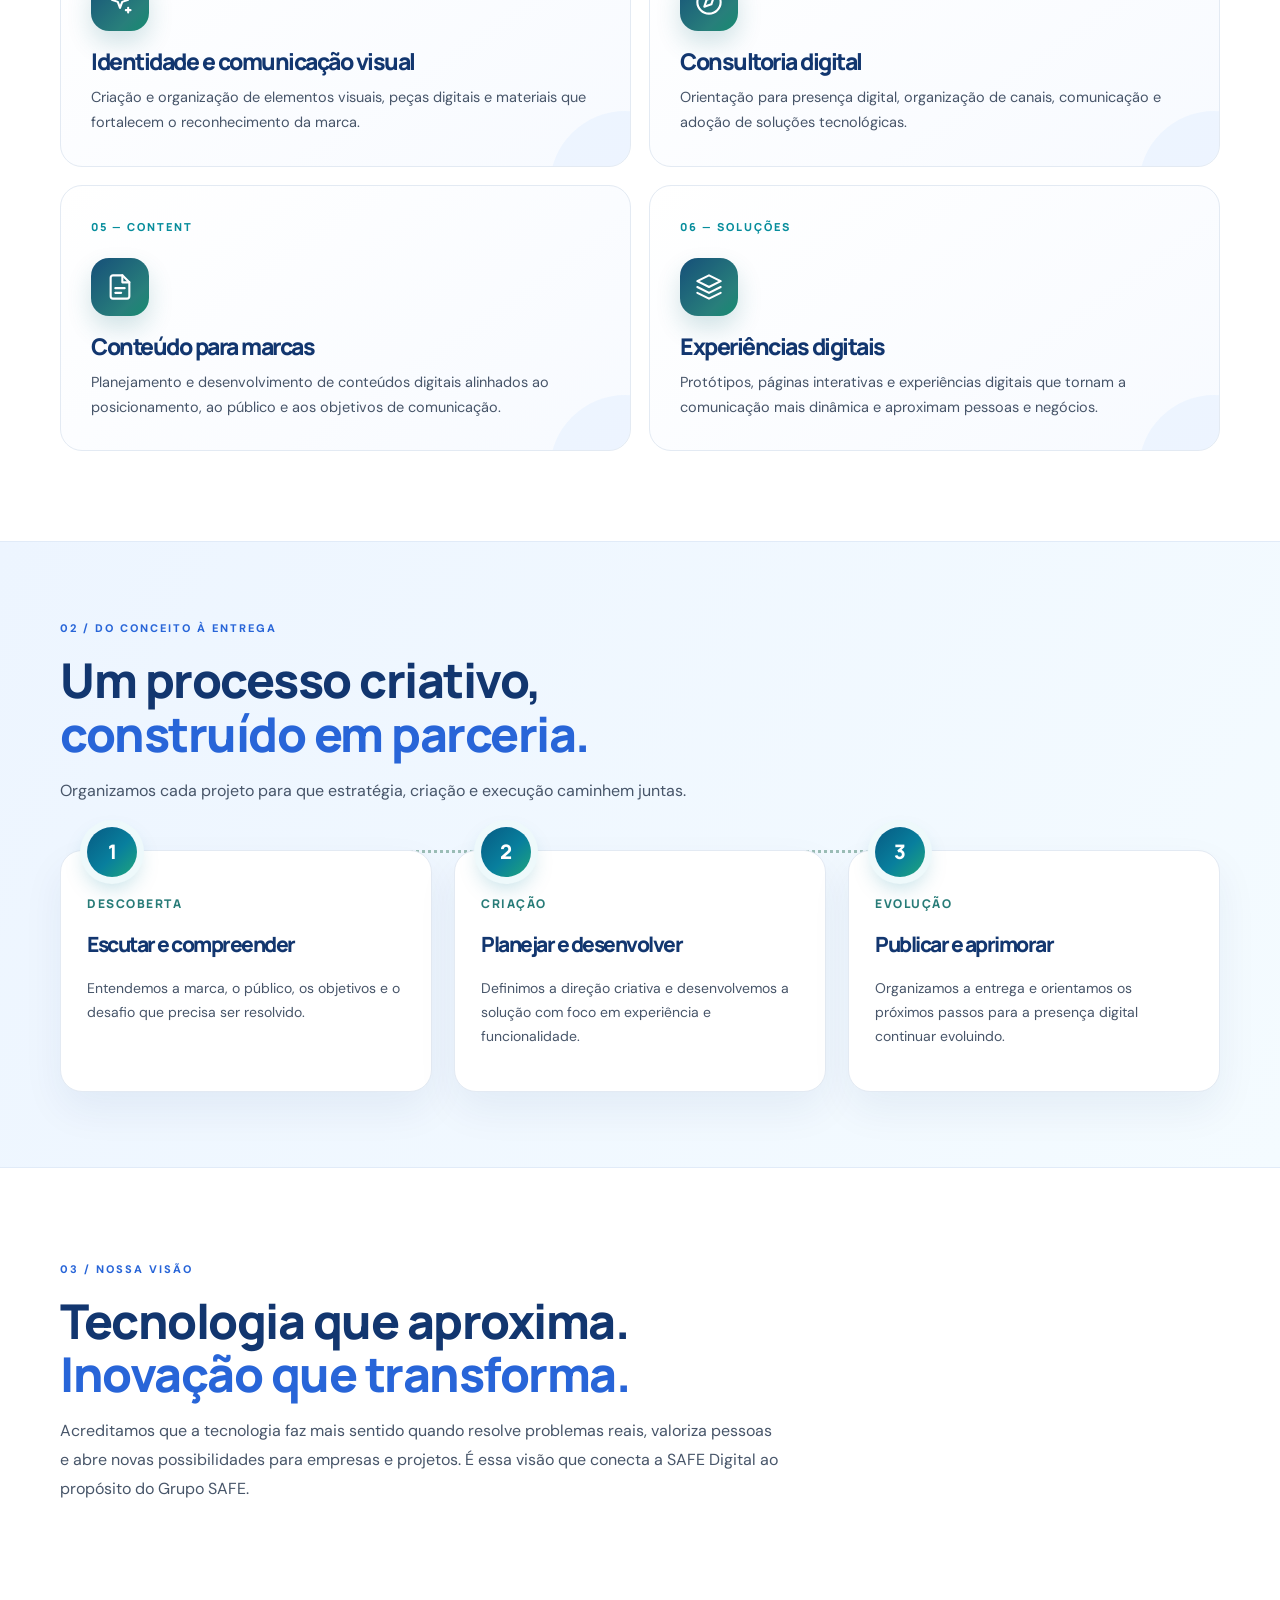
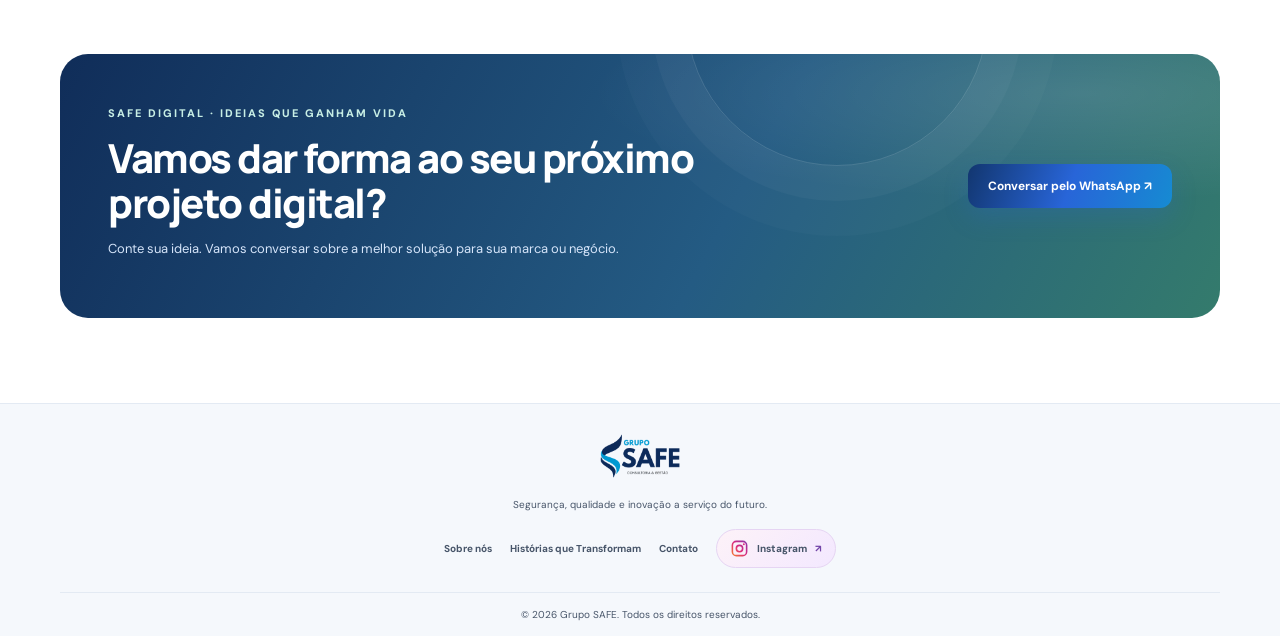
<file: paginas/safe-digital.html>
<!doctype html><html lang="pt-BR"><head><meta charset="utf-8"><meta name="viewport" content="width=device-width,initial-scale=1"><meta name="description" content="Sites, vídeos, comunicação visual e consultoria digital com a SAFE Digital."><title>SAFE Digital | Grupo SAFE</title><link href="https://fonts.googleapis.com/css2?family=DM+Sans:wght@400;500;600;700&family=Manrope:wght@500;600;700;800&display=swap" rel="stylesheet"><link rel="stylesheet" href="../css/style.css"><link rel="stylesheet" href="../css/responsive.css"><link rel="stylesheet" href="../css/upgrade.css"></head><body class="digital-page"><div class="progress"></div><header><a class="logo" href="../index.html"><img src="../assets/logo/logo-safe.png" alt="Grupo SAFE"></a><button class="menu" aria-label="Abrir menu">☰</button><nav><a class="" href="../index.html">Início</a><a class="" href="../explorar.html">Explorar</a><a class="" href="historia.html">Nossa história</a><a class="" href="seguranca.html">Segurança</a><a class="active" href="safe-digital.html">SAFE Digital</a><a class="" href="projetos.html">Projetos</a><a class="" href="conhecimento.html">Histórias que Transformam</a><a class="navbtn" href="https://wa.me/553191233320?text=Ol%C3%A1%2C%20Grupo%20SAFE!%20Tenho%20interesse%20em%20conhecer%20as%20solu%C3%A7%C3%B5es.">Fale conosco ↗</a></nav></header><main>
<section class="area-hero with-mascot"><div class="area-orbit"></div><img class="area-mascot" src="../assets/mascotes/mascote-digital.png" alt="Mascote SAFE Digital"><div class="wrap"><span class="area-kicker">SOLUÇÕES DIGITAIS PARA NEGÓCIOS</span><h1>Sua presença digital merece <em>estratégia, criatividade e propósito.</em></h1><p>A SAFE Digital desenvolve sites, vídeos e soluções de comunicação que fortalecem marcas, aproximam pessoas e transformam ideias em experiências digitais.</p><div class="area-actions"><a class="btn" href="https://wa.me/553191233320?text=Ol%C3%A1%2C%20Grupo%20SAFE!%20Tenho%20interesse%20em%20conhecer%20as%20solu%C3%A7%C3%B5es.">Tirar meu projeto do papel ↗</a><a class="btn-glass" href="#solucoes">Explore as soluções <span>↓</span></a></div></div></section>
<div class="area-nav"><div class="wrap"><a href="#solucoes">Soluções</a><a href="#processo">Nosso processo</a><a href="#proposito">Nossa visão</a><a href="#contato">Fale com a SAFE</a></div></div>
<section class="area-section" id="solucoes"><div class="wrap"><div class="area-heading"><label>01 / SOLUÇÕES DIGITAIS</label><h2>Presença digital com <em>intenção e personalidade.</em></h2><p>Mais do que entregar peças isoladas, buscamos criar soluções coerentes com os objetivos, a identidade e o momento de cada negócio.</p></div><div class="area-grid">
<article class="area-card"><span class="num">01 — WEB EXPERIENCE</span><div class="card-icon"><svg viewBox="0 0 24 24" fill="none" stroke="currentColor" stroke-width="1.8" stroke-linecap="round" stroke-linejoin="round" aria-hidden="true"><rect x="2" y="3" width="20" height="14" rx="2"/><path d="M8 21h8M12 17v4"/></svg></div><h3>Criação de sites</h3><p>Sites institucionais, landing pages, blogs e páginas comerciais responsivas, com foco em clareza, experiência e presença profissional.</p></article>
<article class="area-card"><span class="num">02 — MOTION & VIDEO</span><div class="card-icon"><svg viewBox="0 0 24 24" fill="none" stroke="currentColor" stroke-width="1.8" stroke-linecap="round" stroke-linejoin="round" aria-hidden="true"><circle cx="12" cy="12" r="10"/><path d="m10 8 6 4-6 4z"/></svg></div><h3>Vídeos e motion graphics</h3><p>Vídeos institucionais, promocionais, conteúdo para redes sociais e animações que ajudam a contar a história da marca.</p></article>
<article class="area-card"><span class="num">03 — BRAND & DESIGN</span><div class="card-icon"><svg viewBox="0 0 24 24" fill="none" stroke="currentColor" stroke-width="1.8" stroke-linecap="round" stroke-linejoin="round" aria-hidden="true"><path d="m12 3 1.9 5.1L19 10l-5.1 1.9L12 17l-1.9-5.1L5 10l5.1-1.9z"/><path d="M19 17v4M17 19h4"/></svg></div><h3>Identidade e comunicação visual</h3><p>Criação e organização de elementos visuais, peças digitais e materiais que fortalecem o reconhecimento da marca.</p></article>
<article class="area-card"><span class="num">04 — DIGITAL STRATEGY</span><div class="card-icon"><svg viewBox="0 0 24 24" fill="none" stroke="currentColor" stroke-width="1.8" stroke-linecap="round" stroke-linejoin="round" aria-hidden="true"><circle cx="12" cy="12" r="10"/><path d="m16 8-2 6-6 2 2-6z"/></svg></div><h3>Consultoria digital</h3><p>Orientação para presença digital, organização de canais, comunicação e adoção de soluções tecnológicas.</p></article>
<article class="area-card"><span class="num">05 — CONTENT</span><div class="card-icon"><svg viewBox="0 0 24 24" fill="none" stroke="currentColor" stroke-width="1.8" stroke-linecap="round" stroke-linejoin="round" aria-hidden="true"><path d="M14 2H6a2 2 0 0 0-2 2v16a2 2 0 0 0 2 2h12a2 2 0 0 0 2-2V8z"/><path d="M14 2v6h6M8 13h8M8 17h5"/></svg></div><h3>Conteúdo para marcas</h3><p>Planejamento e desenvolvimento de conteúdos digitais alinhados ao posicionamento, ao público e aos objetivos de comunicação.</p></article>
<article class="area-card"><span class="num">06 — SOLUÇÕES</span><div class="card-icon"><svg viewBox="0 0 24 24" fill="none" stroke="currentColor" stroke-width="1.8" stroke-linecap="round" stroke-linejoin="round" aria-hidden="true"><path d="m12 2 10 5-10 5L2 7z"/><path d="m2 17 10 5 10-5M2 12l10 5 10-5"/></svg></div><h3>Experiências digitais</h3><p>Protótipos, páginas interativas e experiências digitais que tornam a comunicação mais dinâmica e aproximam pessoas e negócios.</p></article>
</div></div></section>
<section class="area-band" id="processo"><div class="wrap area-section"><div class="area-heading"><label>02 / DO CONCEITO À ENTREGA</label><h2>Um processo criativo, <em>construído em parceria.</em></h2><p>Organizamos cada projeto para que estratégia, criação e execução caminhem juntas.</p></div><div class="area-steps"><article class="area-step"><b>DESCOBERTA</b><h3>Escutar e compreender</h3><p>Entendemos a marca, o público, os objetivos e o desafio que precisa ser resolvido.</p></article><article class="area-step"><b>CRIAÇÃO</b><h3>Planejar e desenvolver</h3><p>Definimos a direção criativa e desenvolvemos a solução com foco em experiência e funcionalidade.</p></article><article class="area-step"><b>EVOLUÇÃO</b><h3>Publicar e aprimorar</h3><p>Organizamos a entrega e orientamos os próximos passos para a presença digital continuar evoluindo.</p></article></div></div></section>
<section class="area-section" id="proposito"><div class="wrap"><div class="area-heading"><label>03 / NOSSA VISÃO</label><h2>Tecnologia que aproxima. <em>Inovação que transforma.</em></h2><p>Acreditamos que a tecnologia faz mais sentido quando resolve problemas reais, valoriza pessoas e abre novas possibilidades para empresas e projetos. É essa visão que conecta a SAFE Digital ao propósito do Grupo SAFE.</p></div></div></section><div id="contato"></div></main><section class="wrap" style="padding:25px 0 85px"><div class="area-cta"><div><label style="color:#c7eee5">SAFE DIGITAL · IDEIAS QUE GANHAM VIDA</label><h2>Vamos dar forma ao seu próximo projeto digital?</h2><p>Conte sua ideia. Vamos conversar sobre a melhor solução para sua marca ou negócio.</p></div><a class="btn" href="https://wa.me/553191233320?text=Ol%C3%A1%2C%20Grupo%20SAFE!%20Tenho%20interesse%20em%20conhecer%20as%20solu%C3%A7%C3%B5es.">Conversar pelo WhatsApp ↗</a></div></section><footer><div class="wrap foot"><div class="foot-brand"><a class="foot-logo" href="../index.html"><img src="../assets/logo/logo-safe.png" alt="Logo Grupo SAFE"></a><span>Segurança, qualidade e inovação a serviço do futuro.</span></div><div class="foot-links"><a href="historia.html">Sobre nós</a><a href="conhecimento.html">Histórias que Transformam</a><a href="https://wa.me/553191233320">Contato</a><a class="instagram-link" href="https://www.instagram.com/profissionalsafe/" target="_blank" rel="noopener noreferrer" aria-label="Instagram do Grupo SAFE"><svg viewBox="0 0 24 24" aria-hidden="true" fill="none"><defs><linearGradient id="igSafe" x1="2" y1="22" x2="22" y2="2" gradientUnits="userSpaceOnUse"><stop stop-color="#f58529"/><stop offset=".48" stop-color="#dd2a7b"/><stop offset="1" stop-color="#8134af"/></linearGradient></defs><rect x="3" y="3" width="18" height="18" rx="5" stroke="url(#igSafe)" stroke-width="2"/><circle cx="12" cy="12" r="4" stroke="url(#igSafe)" stroke-width="2"/><circle cx="17.5" cy="6.7" r="1.2" fill="#dd2a7b"/></svg><span>Instagram</span> ↗</a></div></div><div class="wrap copyright">© <span id="year"></span> Grupo SAFE. Todos os direitos reservados.</div></footer><a class="wa-float" href="https://wa.me/553191233320?text=Ol%C3%A1%2C%20Grupo%20SAFE!%20Tenho%20interesse%20em%20conhecer%20as%20solu%C3%A7%C3%B5es." aria-label="Fale com o Grupo SAFE pelo WhatsApp"><svg viewBox="0 0 24 24" fill="none" stroke="currentColor" stroke-width="1.8" stroke-linecap="round" stroke-linejoin="round" aria-hidden="true"><path d="M21 15a2 2 0 0 1-2 2H7l-4 4V5a2 2 0 0 1 2-2h14a2 2 0 0 1 2 2z"/></svg></a><script src="../js/main.js"></script><script src="../js/contact.js"></script><script src="../js/area-pages.js"></script></body></html>
</file>
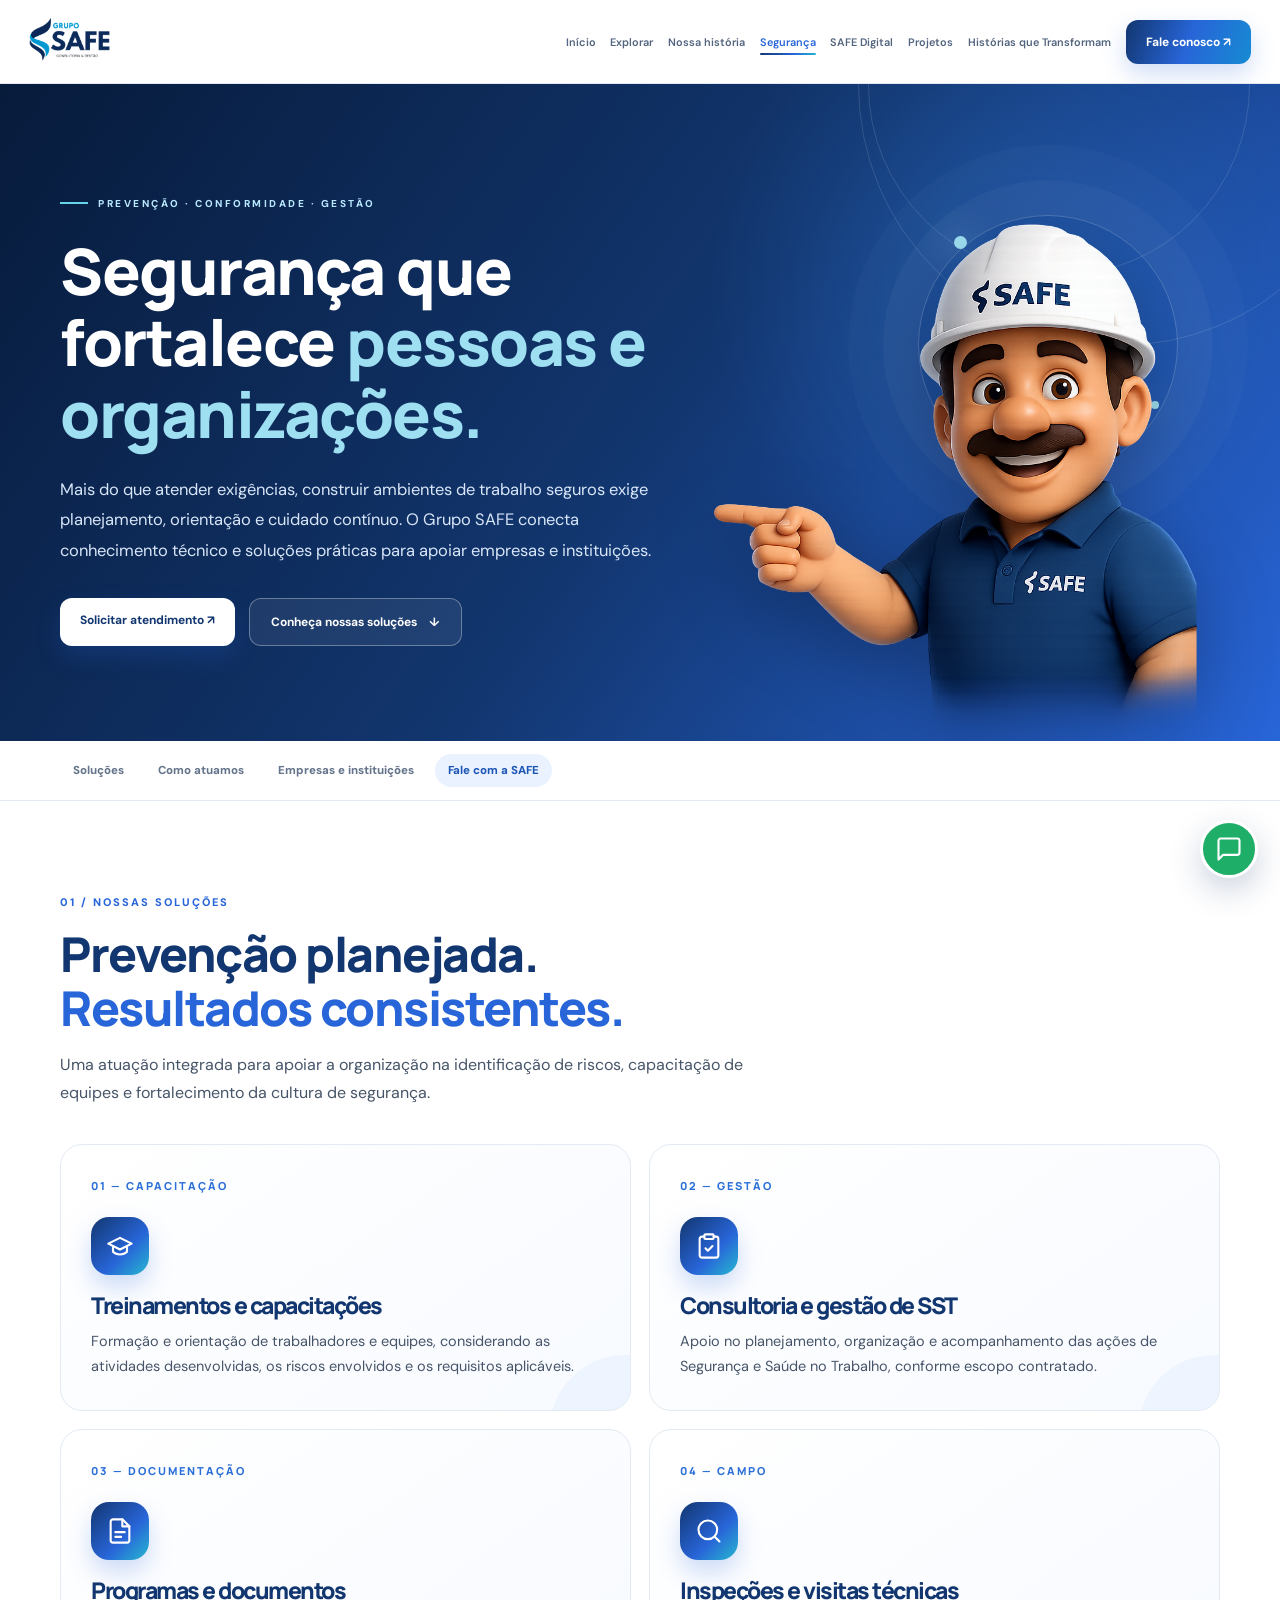
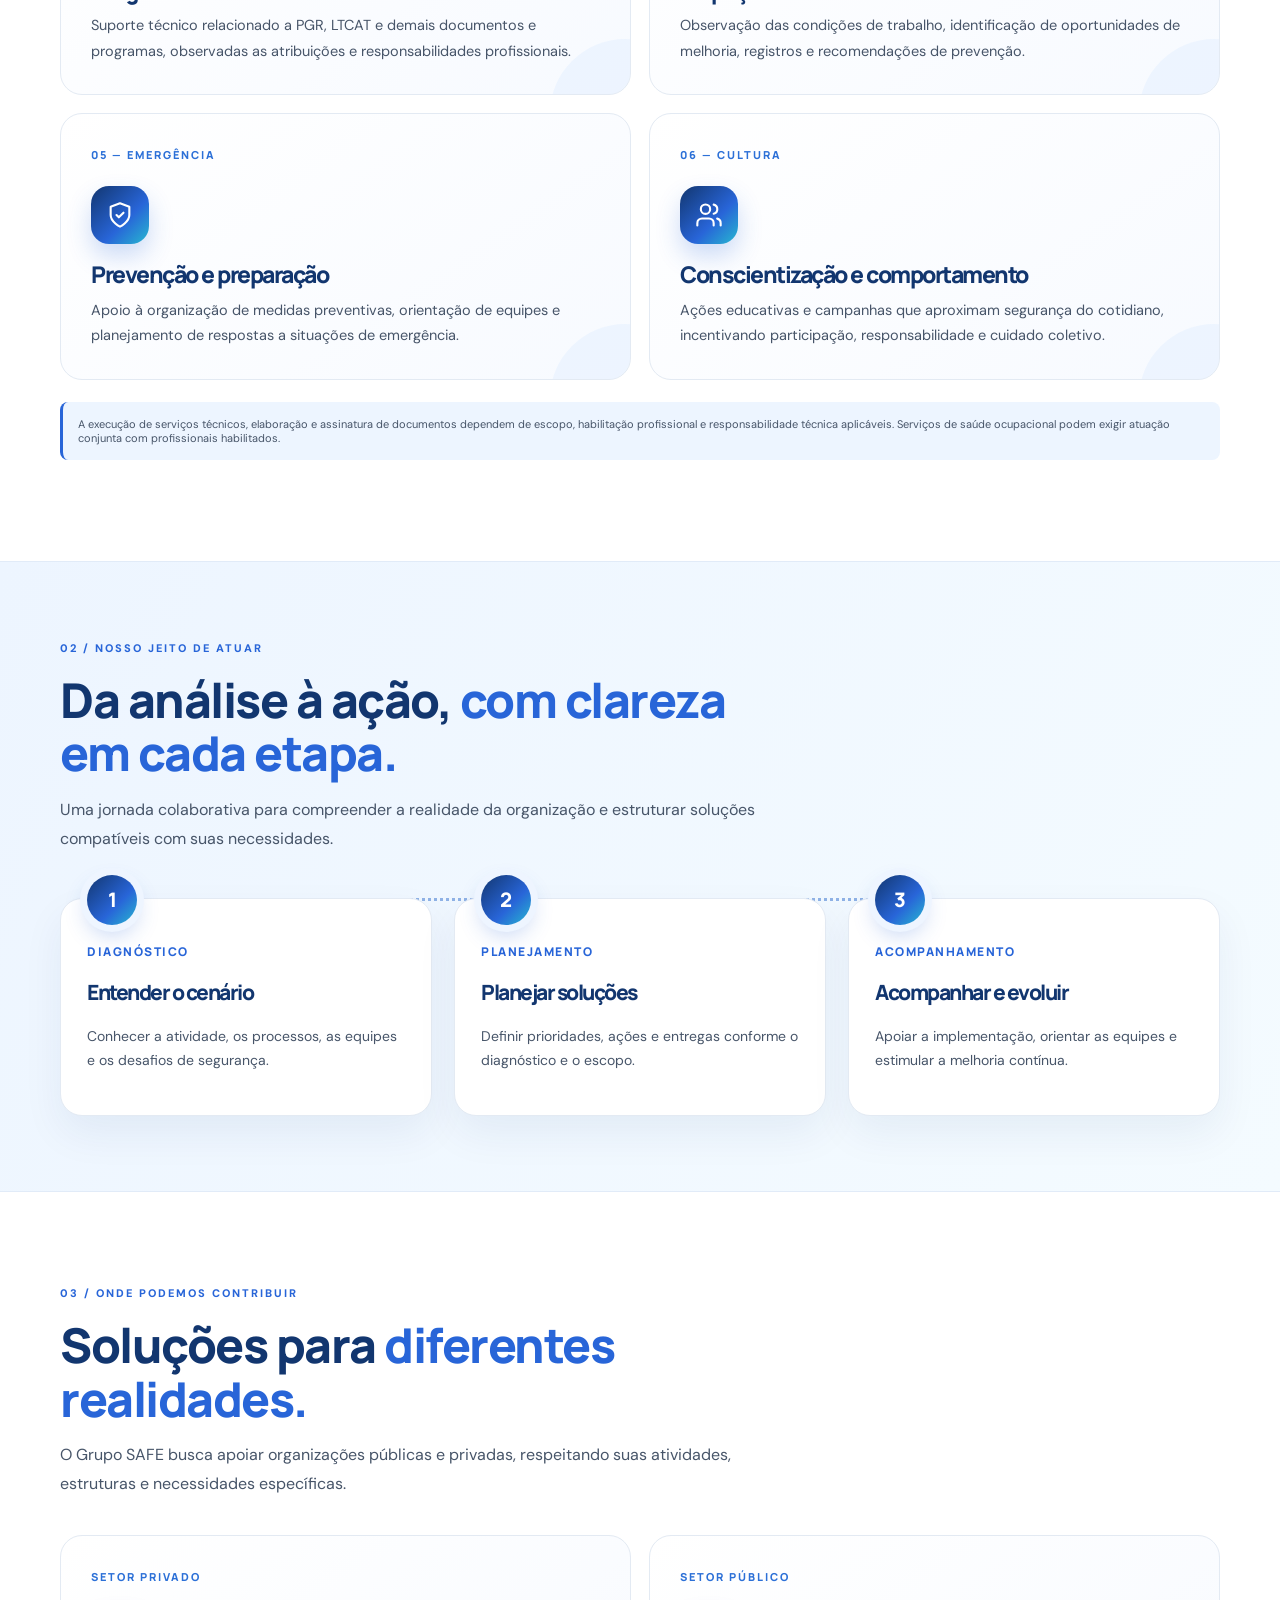
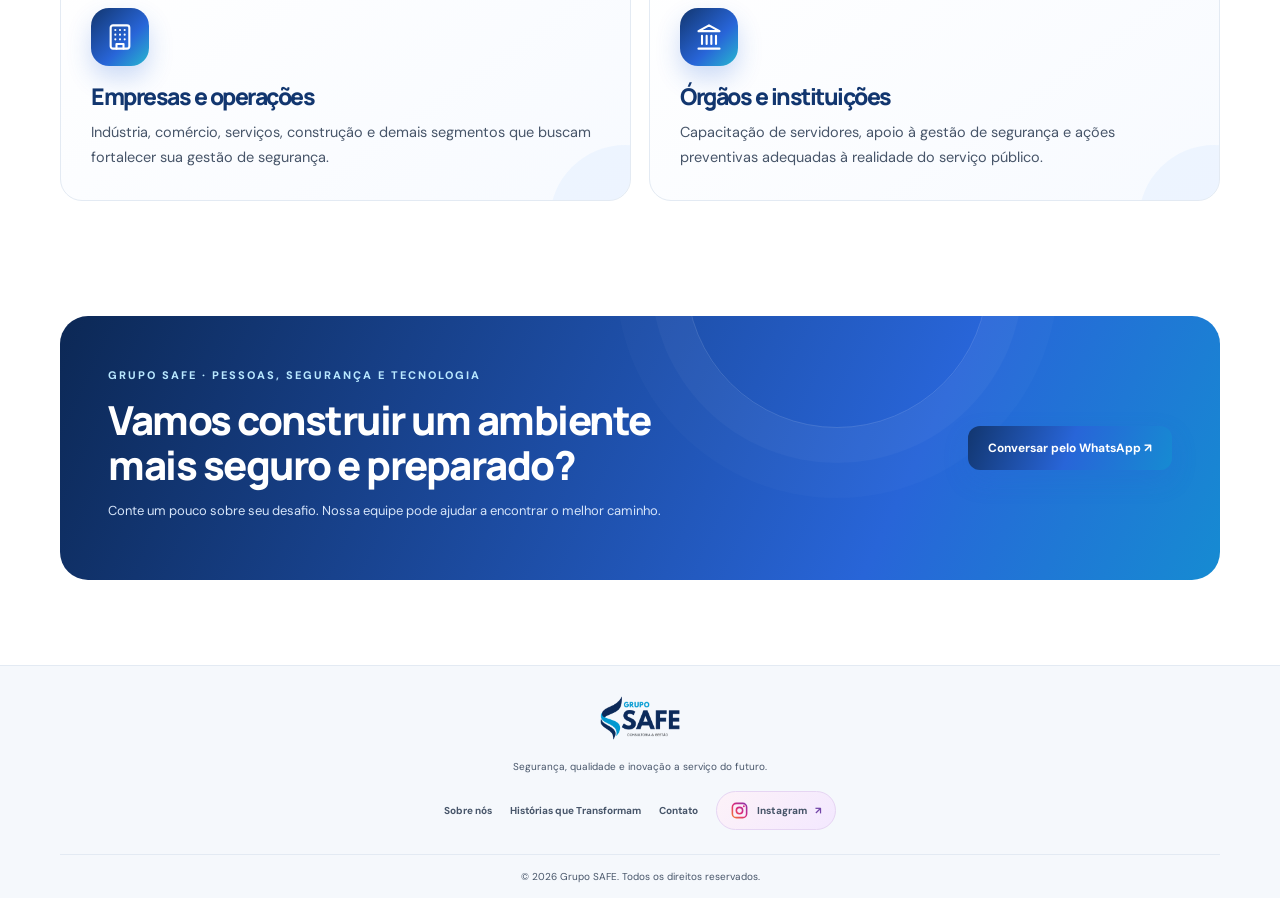
<file: paginas/seguranca.html>
<!doctype html><html lang="pt-BR"><head><meta charset="utf-8"><meta name="viewport" content="width=device-width,initial-scale=1"><meta name="description" content="Consultoria, treinamentos e gestão em Segurança do Trabalho pelo Grupo SAFE."><title>Segurança do Trabalho | Grupo SAFE</title><link href="https://fonts.googleapis.com/css2?family=DM+Sans:wght@400;500;600;700&family=Manrope:wght@500;600;700;800&display=swap" rel="stylesheet"><link rel="stylesheet" href="../css/style.css"><link rel="stylesheet" href="../css/responsive.css"><link rel="stylesheet" href="../css/upgrade.css"></head><body class="safety-page"><div class="progress"></div><header><a class="logo" href="../index.html"><img src="../assets/logo/logo-safe.png" alt="Grupo SAFE"></a><button class="menu" aria-label="Abrir menu">☰</button><nav><a class="" href="../index.html">Início</a><a class="" href="../explorar.html">Explorar</a><a class="" href="historia.html">Nossa história</a><a class="active" href="seguranca.html">Segurança</a><a class="" href="safe-digital.html">SAFE Digital</a><a class="" href="projetos.html">Projetos</a><a class="" href="conhecimento.html">Histórias que Transformam</a><a class="navbtn" href="https://wa.me/553191233320?text=Ol%C3%A1%2C%20Grupo%20SAFE!%20Tenho%20interesse%20em%20conhecer%20as%20solu%C3%A7%C3%B5es.">Fale conosco ↗</a></nav></header><main>
<section class="area-hero with-mascot"><div class="area-orbit"></div><img class="area-mascot" src="../assets/mascotes/mascote-seguranca.png" alt="Mascote SAFE Segurança"><div class="wrap"><span class="area-kicker">PREVENÇÃO · CONFORMIDADE · GESTÃO</span><h1>Segurança que fortalece <em>pessoas e organizações.</em></h1><p>Mais do que atender exigências, construir ambientes de trabalho seguros exige planejamento, orientação e cuidado contínuo. O Grupo SAFE conecta conhecimento técnico e soluções práticas para apoiar empresas e instituições.</p><div class="area-actions"><a class="btn" href="https://wa.me/553191233320?text=Ol%C3%A1%2C%20Grupo%20SAFE!%20Tenho%20interesse%20em%20conhecer%20as%20solu%C3%A7%C3%B5es.">Solicitar atendimento ↗</a><a class="btn-glass" href="#solucoes">Conheça nossas soluções <span>↓</span></a></div></div></section>
<div class="area-nav"><div class="wrap"><a href="#solucoes">Soluções</a><a href="#atuacao">Como atuamos</a><a href="#publico">Empresas e instituições</a><a href="#contato">Fale com a SAFE</a></div></div>
<section class="area-section" id="solucoes"><div class="wrap"><div class="area-heading"><label>01 / NOSSAS SOLUÇÕES</label><h2>Prevenção planejada. <em>Resultados consistentes.</em></h2><p>Uma atuação integrada para apoiar a organização na identificação de riscos, capacitação de equipes e fortalecimento da cultura de segurança.</p></div><div class="area-grid">
<article class="area-card"><span class="num">01 — CAPACITAÇÃO</span><div class="card-icon"><svg viewBox="0 0 24 24" fill="none" stroke="currentColor" stroke-width="1.8" stroke-linecap="round" stroke-linejoin="round" aria-hidden="true"><path d="m22 10-10-5L2 10l10 5z"/><path d="M6 12v5c3 3 9 3 12 0v-5"/></svg></div><h3>Treinamentos e capacitações</h3><p>Formação e orientação de trabalhadores e equipes, considerando as atividades desenvolvidas, os riscos envolvidos e os requisitos aplicáveis.</p></article>
<article class="area-card"><span class="num">02 — GESTÃO</span><div class="card-icon"><svg viewBox="0 0 24 24" fill="none" stroke="currentColor" stroke-width="1.8" stroke-linecap="round" stroke-linejoin="round" aria-hidden="true"><rect x="8" y="2" width="8" height="4" rx="1"/><path d="M16 4h2a2 2 0 0 1 2 2v14a2 2 0 0 1-2 2H6a2 2 0 0 1-2-2V6a2 2 0 0 1 2-2h2"/><path d="m9 14 2 2 4-4"/></svg></div><h3>Consultoria e gestão de SST</h3><p>Apoio no planejamento, organização e acompanhamento das ações de Segurança e Saúde no Trabalho, conforme escopo contratado.</p></article>
<article class="area-card"><span class="num">03 — DOCUMENTAÇÃO</span><div class="card-icon"><svg viewBox="0 0 24 24" fill="none" stroke="currentColor" stroke-width="1.8" stroke-linecap="round" stroke-linejoin="round" aria-hidden="true"><path d="M14 2H6a2 2 0 0 0-2 2v16a2 2 0 0 0 2 2h12a2 2 0 0 0 2-2V8z"/><path d="M14 2v6h6M8 13h8M8 17h5"/></svg></div><h3>Programas e documentos</h3><p>Suporte técnico relacionado a PGR, LTCAT e demais documentos e programas, observadas as atribuições e responsabilidades profissionais.</p></article>
<article class="area-card"><span class="num">04 — CAMPO</span><div class="card-icon"><svg viewBox="0 0 24 24" fill="none" stroke="currentColor" stroke-width="1.8" stroke-linecap="round" stroke-linejoin="round" aria-hidden="true"><circle cx="11" cy="11" r="8"/><path d="m21 21-4.3-4.3"/></svg></div><h3>Inspeções e visitas técnicas</h3><p>Observação das condições de trabalho, identificação de oportunidades de melhoria, registros e recomendações de prevenção.</p></article>
<article class="area-card"><span class="num">05 — EMERGÊNCIA</span><div class="card-icon"><svg viewBox="0 0 24 24" fill="none" stroke="currentColor" stroke-width="1.8" stroke-linecap="round" stroke-linejoin="round" aria-hidden="true"><path d="M12 22s8-4 8-10V5l-8-3-8 3v7c0 6 8 10 8 10z"/><path d="m9 12 2 2 4-4"/></svg></div><h3>Prevenção e preparação</h3><p>Apoio à organização de medidas preventivas, orientação de equipes e planejamento de respostas a situações de emergência.</p></article>
<article class="area-card"><span class="num">06 — CULTURA</span><div class="card-icon"><svg viewBox="0 0 24 24" fill="none" stroke="currentColor" stroke-width="1.8" stroke-linecap="round" stroke-linejoin="round" aria-hidden="true"><path d="M16 21v-2a4 4 0 0 0-4-4H6a4 4 0 0 0-4 4v2"/><circle cx="9" cy="7" r="4"/><path d="M22 21v-2a4 4 0 0 0-3-3.9M16 3.1a4 4 0 0 1 0 7.8"/></svg></div><h3>Conscientização e comportamento</h3><p>Ações educativas e campanhas que aproximam segurança do cotidiano, incentivando participação, responsabilidade e cuidado coletivo.</p></article>
</div><p class="notice" style="margin-top:22px">A execução de serviços técnicos, elaboração e assinatura de documentos dependem de escopo, habilitação profissional e responsabilidade técnica aplicáveis. Serviços de saúde ocupacional podem exigir atuação conjunta com profissionais habilitados.</p></div></section>
<section class="area-band" id="atuacao"><div class="wrap area-section"><div class="area-heading"><label>02 / NOSSO JEITO DE ATUAR</label><h2>Da análise à ação, <em>com clareza em cada etapa.</em></h2><p>Uma jornada colaborativa para compreender a realidade da organização e estruturar soluções compatíveis com suas necessidades.</p></div><div class="area-steps"><article class="area-step"><b>DIAGNÓSTICO</b><h3>Entender o cenário</h3><p>Conhecer a atividade, os processos, as equipes e os desafios de segurança.</p></article><article class="area-step"><b>PLANEJAMENTO</b><h3>Planejar soluções</h3><p>Definir prioridades, ações e entregas conforme o diagnóstico e o escopo.</p></article><article class="area-step"><b>ACOMPANHAMENTO</b><h3>Acompanhar e evoluir</h3><p>Apoiar a implementação, orientar as equipes e estimular a melhoria contínua.</p></article></div></div></section>
<section class="area-section" id="publico"><div class="wrap"><div class="area-heading"><label>03 / ONDE PODEMOS CONTRIBUIR</label><h2>Soluções para <em>diferentes realidades.</em></h2><p>O Grupo SAFE busca apoiar organizações públicas e privadas, respeitando suas atividades, estruturas e necessidades específicas.</p></div><div class="area-grid"><article class="area-card"><span class="num">SETOR PRIVADO</span><div class="card-icon"><svg viewBox="0 0 24 24" fill="none" stroke="currentColor" stroke-width="1.8" stroke-linecap="round" stroke-linejoin="round" aria-hidden="true"><rect x="4" y="2" width="16" height="20" rx="2"/><path d="M9 22v-4h6v4M8 6h.01M12 6h.01M16 6h.01M8 10h.01M12 10h.01M16 10h.01M8 14h.01M12 14h.01M16 14h.01"/></svg></div><h3>Empresas e operações</h3><p>Indústria, comércio, serviços, construção e demais segmentos que buscam fortalecer sua gestão de segurança.</p></article><article class="area-card"><span class="num">SETOR PÚBLICO</span><div class="card-icon"><svg viewBox="0 0 24 24" fill="none" stroke="currentColor" stroke-width="1.8" stroke-linecap="round" stroke-linejoin="round" aria-hidden="true"><path d="M3 22h18M6 18v-7M10 18v-7M14 18v-7M18 18v-7M12 2 3 7h18z"/></svg></div><h3>Órgãos e instituições</h3><p>Capacitação de servidores, apoio à gestão de segurança e ações preventivas adequadas à realidade do serviço público.</p></article></div></div></section>
<div id="contato"></div></main><section class="wrap" style="padding:25px 0 85px"><div class="area-cta"><div><label style="color:#b9e8ff">GRUPO SAFE · PESSOAS, SEGURANÇA E TECNOLOGIA</label><h2>Vamos construir um ambiente mais seguro e preparado?</h2><p>Conte um pouco sobre seu desafio. Nossa equipe pode ajudar a encontrar o melhor caminho.</p></div><a class="btn" href="https://wa.me/553191233320?text=Ol%C3%A1%2C%20Grupo%20SAFE!%20Tenho%20interesse%20em%20conhecer%20as%20solu%C3%A7%C3%B5es.">Conversar pelo WhatsApp ↗</a></div></section><footer><div class="wrap foot"><div class="foot-brand"><a class="foot-logo" href="../index.html"><img src="../assets/logo/logo-safe.png" alt="Logo Grupo SAFE"></a><span>Segurança, qualidade e inovação a serviço do futuro.</span></div><div class="foot-links"><a href="historia.html">Sobre nós</a><a href="conhecimento.html">Histórias que Transformam</a><a href="https://wa.me/553191233320">Contato</a><a class="instagram-link" href="https://www.instagram.com/profissionalsafe/" target="_blank" rel="noopener noreferrer" aria-label="Instagram do Grupo SAFE"><svg viewBox="0 0 24 24" aria-hidden="true" fill="none"><defs><linearGradient id="igSafe" x1="2" y1="22" x2="22" y2="2" gradientUnits="userSpaceOnUse"><stop stop-color="#f58529"/><stop offset=".48" stop-color="#dd2a7b"/><stop offset="1" stop-color="#8134af"/></linearGradient></defs><rect x="3" y="3" width="18" height="18" rx="5" stroke="url(#igSafe)" stroke-width="2"/><circle cx="12" cy="12" r="4" stroke="url(#igSafe)" stroke-width="2"/><circle cx="17.5" cy="6.7" r="1.2" fill="#dd2a7b"/></svg><span>Instagram</span> ↗</a></div></div><div class="wrap copyright">© <span id="year"></span> Grupo SAFE. Todos os direitos reservados.</div></footer><a class="wa-float" href="https://wa.me/553191233320?text=Ol%C3%A1%2C%20Grupo%20SAFE!%20Tenho%20interesse%20em%20conhecer%20as%20solu%C3%A7%C3%B5es." aria-label="Fale com o Grupo SAFE pelo WhatsApp"><svg viewBox="0 0 24 24" fill="none" stroke="currentColor" stroke-width="1.8" stroke-linecap="round" stroke-linejoin="round" aria-hidden="true"><path d="M21 15a2 2 0 0 1-2 2H7l-4 4V5a2 2 0 0 1 2-2h14a2 2 0 0 1 2 2z"/></svg></a><script src="../js/main.js"></script><script src="../js/contact.js"></script><script src="../js/area-pages.js"></script></body></html>
</file>
<file: css/style.css>
:root{--navy:#12366f;--blue:#2865d8;--cyan:#27b8d0;--green:#20a77b;--ink:#14243d;--muted:#64748b;--line:#e3eaf3;--soft:#f3f7fc}*{box-sizing:border-box}html{scroll-behavior:smooth}body{margin:0;color:var(--ink);font:15px 'DM Sans',sans-serif}a{text-decoration:none;color:inherit}.wrap{width:min(1160px,calc(100% - 48px));margin:auto}header{height:82px;position:sticky;top:0;z-index:20;background:#ffffffed;backdrop-filter:blur(16px);border-bottom:1px solid var(--line);display:flex;align-items:center;justify-content:space-between;padding:0 max(24px,calc((100vw - 1160px)/2))}.logo img{width:150px;max-height:58px;object-fit:contain}.logo b{color:var(--blue);font:700 17px Manrope}.logo strong{color:var(--navy);font-size:25px}.logo small{display:block;font:9px 'DM Sans';letter-spacing:2px;color:var(--ink)}nav{display:flex;align-items:center;gap:22px}nav a{font-size:11px;font-weight:700;color:#52647e}nav a:hover{color:var(--blue)}nav .navbtn,.btn{background:linear-gradient(110deg,var(--navy),var(--blue),#168bd2);color:white;padding:14px 20px;border-radius:12px;font-weight:700;font-size:12px;display:inline-block}.menu{display:none}.hero{min-height:610px;display:grid;grid-template-columns:1.05fr .95fr;align-items:center;position:relative;padding-top:45px;padding-bottom:85px;overflow:hidden}.hero-copy{z-index:2}.hero-copy label,label{font-size:10px;letter-spacing:2px;font-weight:800;color:var(--blue)}h1,h2,h3{font-family:Manrope,sans-serif;letter-spacing:-1.5px;line-height:1.12}h1{font-size:clamp(42px,5.5vw,72px);color:var(--navy);margin:22px 0}h1 em,h2 em{font-style:normal;color:var(--blue)}.hero-copy p,.lead{color:var(--muted);line-height:1.8;max-width:540px}.quiet{margin-left:22px;color:var(--blue);font-size:12px;font-weight:700}.proof{display:block;color:var(--green);font-weight:700;margin-top:35px;font-size:11px}.hero-visual{height:450px;display:grid;place-items:center;position:relative}.hero-visual img{max-height:390px;max-width:90%;object-fit:contain;filter:drop-shadow(0 25px 20px #12366f22);z-index:1}.halo{position:absolute;width:390px;height:390px;border-radius:50%;background:radial-gradient(circle,#d9f3f5,#e8f0ff 55%,transparent 72%)}.hero-visual aside{position:absolute;bottom:45px;right:0;background:#fff;padding:14px 18px;border:1px solid var(--line);border-radius:14px;box-shadow:0 15px 40px #12366f18;color:var(--blue);font-size:18px}.hero-visual aside b,.hero-visual aside small{display:block;font-size:11px;color:var(--ink)}.hero-visual aside small{font-size:9px;color:var(--muted)}.mascot-fallback{z-index:2;width:230px;height:280px;border-radius:48% 48% 25px 25px;background:linear-gradient(140deg,#e6f4ff,#bce7ed);display:grid;place-content:center;text-align:center;color:var(--navy);font-size:26px;font-weight:800}.mascot-fallback small{font-size:10px;font-weight:400}.hero-foot{position:absolute;bottom:22px;left:0;right:0;border-top:1px solid var(--line);padding-top:14px;display:flex;justify-content:space-between;color:#91a0b4;font-size:9px;letter-spacing:2px;font-weight:800}.section{padding-top:90px;padding-bottom:100px}.section h2,.band h2,.mascot-panel h2,.cta h2{font-size:clamp(32px,4vw,49px);color:var(--navy);margin:18px 0}.lead{font-size:14px}.cards{display:grid;grid-template-columns:1fr 1fr;gap:22px;margin-top:34px}.front{color:white;padding:30px;border-radius:24px;min-height:300px;transition:.25s}.front:hover{transform:translateY(-6px)}.safety{background:linear-gradient(130deg,#2356c4,#438ce9)}.digital{background:linear-gradient(130deg,#087d9b,#20a77b)}.front small{letter-spacing:2px}.front .symbol{font-size:32px;margin-top:35px}.front h3{font-size:27px;margin:10px 0}.front p{font-size:13px;max-width:420px;color:#ffffffdf;line-height:1.7}.front b{display:block;margin-top:30px;font-size:11px}.band{background:linear-gradient(115deg,#12366f,#2865d8 70%,#168bd2);color:white;padding:80px 0}.band label{color:#bcecf3}.band h2{color:white;max-width:850px}.band h2 em{color:#bcecf3}.light{background:white;color:var(--navy)}.center{text-align:center}.center .lead{margin:15px auto}.values{display:grid;grid-template-columns:repeat(4,1fr);gap:14px;margin-top:40px}.values article{border:1px solid var(--line);border-radius:18px;padding:22px;min-height:190px;transition:.2s}.values article:hover{box-shadow:0 20px 50px #12366f16;transform:translateY(-4px)}.values small{color:var(--green);font-weight:800}.values h3{color:var(--navy);font-size:19px}.values p,.mascot-panel p,.cta p{font-size:12px;color:var(--muted);line-height:1.7}.mascot-panel{display:grid;grid-template-columns:1fr 1fr;align-items:center;gap:30px;padding:40px 48px;background:linear-gradient(110deg,#eff6ff,#effbfa);border:1px solid var(--line);border-radius:26px;margin-bottom:90px}.duo{height:220px;display:flex;align-items:end;justify-content:center;gap:15px}.duo img{height:100%;max-width:48%;object-fit:contain}.duo span{font-size:11px;color:var(--muted);text-align:center}.cta{display:flex;align-items:center;justify-content:space-between;gap:25px;padding-bottom:85px}.cta h2{max-width:670px}footer{background:#f5f8fc;border-top:1px solid var(--line)}.foot{padding:35px 0;display:flex;align-items:center;justify-content:space-between;gap:20px}.foot>b{color:var(--navy);font:800 20px Manrope}.foot span,.copyright{font-size:10px;color:var(--muted)}.foot div{display:flex;gap:18px}.foot a{font-size:10px;font-weight:700;color:var(--muted)}.copyright{border-top:1px solid var(--line);padding:15px 0}.progress{height:3px;position:fixed;z-index:100;top:0;left:0;width:0;background:linear-gradient(90deg,var(--blue),var(--cyan),var(--green))}.reveal{opacity:0;transform:translateY(18px);transition:.7s}.reveal.visible{opacity:1;transform:none}
.pagehero{padding:90px 0 55px}.pagehero h1{max-width:850px}.pagehero p{max-width:650px;color:var(--muted);line-height:1.8}.content{padding:20px 0 100px}.tilegrid{display:grid;grid-template-columns:repeat(2,1fr);gap:18px}.tile{padding:28px;border:1px solid var(--line);border-radius:20px;background:white}.tile h2,.tile h3{color:var(--navy)}.tile p,.tile li{color:var(--muted);font-size:13px;line-height:1.7}.timeline{max-width:800px;margin:35px auto;border-left:2px solid var(--blue);padding-left:28px}.event{position:relative;margin:0 0 25px;padding:22px;background:var(--soft);border-radius:15px}.event:before{content:'';position:absolute;left:-37px;top:25px;width:14px;height:14px;background:white;border:4px solid var(--blue);border-radius:50%}.event small{color:var(--green);font-weight:800;letter-spacing:2px}.event h3{color:var(--navy);margin:8px 0}.notice{padding:15px;background:#edf5ff;border-left:3px solid var(--blue);border-radius:8px;color:var(--muted);font-size:11px}.contact{display:grid;grid-template-columns:.8fr 1.2fr;gap:40px}.contact form{display:grid;gap:14px;padding:28px;border:1px solid var(--line);border-radius:20px;box-shadow:0 15px 45px #12366f12}.contact label{display:grid;gap:7px;letter-spacing:0}.contact input,.contact select,.contact textarea{padding:13px;border:1px solid var(--line);border-radius:9px;font:13px 'DM Sans';width:100%}

/* WhatsApp flutuante e microinterações */
.wa-float{position:fixed;right:22px;bottom:22px;z-index:30;width:58px;height:58px;border-radius:50%;display:grid;place-items:center;background:#1fae68;color:#fff;font-size:25px;box-shadow:0 12px 32px #12366f38;border:3px solid #fff;transition:transform .25s,box-shadow .25s}.wa-float:hover{transform:translateY(-5px) scale(1.06);box-shadow:0 16px 38px #12366f48}


/* EXPERIÊNCIAS 2.2 — páginas de áreas */
:root{--deep:#081b3b;--ice:#eaf3ff}
.area-hero{position:relative;isolation:isolate;overflow:hidden;background:radial-gradient(circle at 80% 30%,#347edb55,transparent 28%),linear-gradient(125deg,#071b3b 0%,#12366f 52%,#2865d8 100%);color:#fff;padding:105px 0 95px}
.area-hero:before,.area-hero:after{content:"";position:absolute;border:1px solid #ffffff20;border-radius:50%;width:520px;height:520px;right:-100px;top:-260px;z-index:-1;animation:orbit 24s linear infinite}
.area-hero:after{width:380px;height:380px;right:30px;top:-190px;animation-duration:32s}
.area-hero .wrap{position:relative}.area-kicker{display:inline-flex;align-items:center;gap:10px;color:#b9e8ff;font-size:10px;letter-spacing:2.5px;font-weight:800}.area-kicker:before{content:"";width:28px;height:2px;background:#64d6e8}.area-hero h1{color:white;max-width:850px;font-size:clamp(42px,6vw,78px);margin:25px 0}.area-hero h1 em{color:#9edff2}.area-hero p{color:#d8e6f8;max-width:620px;line-height:1.85;font-size:15px}.area-actions{display:flex;gap:14px;flex-wrap:wrap;margin-top:32px}.btn-glass{display:inline-flex;align-items:center;gap:12px;padding:15px 21px;border:1px solid #ffffff55;border-radius:12px;color:#fff;font-weight:700;font-size:12px;background:#ffffff12;backdrop-filter:blur(12px);transition:.3s}.btn-glass:hover{background:#ffffff25;transform:translateY(-3px)}.area-hero .btn{background:#fff;color:#12366f}.area-orbit{position:absolute;right:8%;top:20%;width:260px;height:260px;border:1px solid #ffffff35;border-radius:50%;box-shadow:0 0 0 35px #ffffff08,0 0 0 70px #ffffff05;animation:float 7s ease-in-out infinite}.area-orbit:before,.area-orbit:after{content:"";position:absolute;border-radius:50%;background:#9edff2;box-shadow:0 0 35px #9edff2}.area-orbit:before{width:13px;height:13px;top:20px;left:35px}.area-orbit:after{width:8px;height:8px;right:18px;bottom:65px}
.area-nav{position:sticky;top:82px;z-index:15;background:#ffffffed;backdrop-filter:blur(15px);border-bottom:1px solid var(--line)}.area-nav .wrap{display:flex;gap:8px;overflow:auto;padding-top:13px;padding-bottom:13px;scrollbar-width:none}.area-nav a{white-space:nowrap;padding:9px 13px;border-radius:30px;color:#64748b;font-size:10px;font-weight:800;transition:.25s}.area-nav a:hover,.area-nav a.active{background:#eaf2ff;color:#1d56b5}
.area-section{padding:90px 0}.area-heading{max-width:720px;margin-bottom:36px}.area-heading h2{font-size:clamp(30px,4vw,48px);color:var(--navy);margin:16px 0}.area-heading p{color:var(--muted);line-height:1.8}.area-grid{display:grid;grid-template-columns:repeat(2,1fr);gap:18px}.area-card{position:relative;overflow:hidden;padding:30px;border:1px solid var(--line);border-radius:22px;background:linear-gradient(145deg,#fff,#f7faff);min-height:230px;transition:transform .35s,box-shadow .35s,border-color .35s}.area-card:hover{transform:translateY(-8px);box-shadow:0 24px 55px #12366f16;border-color:#b9d2f4}.area-card .num{font:800 11px Manrope;color:#2c70d7;letter-spacing:2px}.area-card .card-icon{width:48px;height:48px;display:grid;place-items:center;border-radius:15px;background:#eaf3ff;color:#245fbd;font-size:22px;margin:22px 0 16px}.area-card h3{font-size:22px;color:var(--navy);margin:0 0 10px}.area-card p{font-size:13px;line-height:1.75;color:var(--muted);margin:0}.area-card:after{content:"";position:absolute;width:150px;height:150px;border-radius:50%;background:#dcecff66;right:-70px;bottom:-95px;transition:.35s}.area-card:hover:after{transform:scale(1.6)}
.area-band{background:linear-gradient(120deg,#edf5ff,#f4fbff);border-top:1px solid #e1ebf8;border-bottom:1px solid #e1ebf8}.area-band .area-section{padding:75px 0}.area-steps{display:grid;grid-template-columns:repeat(3,1fr);gap:16px}.area-step{padding:24px;border-radius:18px;background:#fff;border:1px solid var(--line)}.area-step b{display:block;color:#2865d8;font:800 12px Manrope;letter-spacing:1px;margin-bottom:12px}.area-step h3{font-size:18px;color:var(--navy)}.area-step p{font-size:12px;line-height:1.7;color:var(--muted)}.area-cta{position:relative;overflow:hidden;padding:48px;border-radius:28px;background:linear-gradient(115deg,#0c2855,#2865d8 72%,#168bd2);color:white;display:flex;align-items:center;justify-content:space-between;gap:25px}.area-cta:after{content:"";position:absolute;width:300px;height:300px;border:1px solid #ffffff24;border-radius:50%;right:20%;top:-190px;box-shadow:0 0 0 35px #ffffff08,0 0 0 70px #ffffff05}.area-cta h2{color:white;font-size:clamp(27px,3.5vw,40px);max-width:600px;margin:14px 0}.area-cta p{color:#d6e5fa;font-size:13px}.area-cta .btn{white-space:nowrap;z-index:1}.digital-page .area-hero{background:radial-gradient(circle at 85% 30%,#18b4c855,transparent 27%),linear-gradient(125deg,#06243d,#075b83 55%,#087f9d)}.digital-page .area-kicker{color:#b4f3f1}.digital-page .area-kicker:before{background:#55dfd4}.digital-page .area-hero h1 em{color:#83eee2}.digital-page .area-card .num{color:#078d9c}.digital-page .area-card .card-icon{background:#e4f8f8;color:#087d8e}.digital-page .area-nav a:hover,.digital-page .area-nav a.active{background:#e4f8f8;color:#087d8e}.digital-page .area-cta{background:linear-gradient(115deg,#063d5d,#087f9d 70%,#20a77b)}
@keyframes orbit{to{transform:rotate(360deg)}}@keyframes float{0%,100%{transform:translateY(0)}50%{transform:translateY(-16px)}}
@media(max-width:760px){.area-hero{padding:75px 0 70px}.area-orbit{opacity:.25;right:-90px;top:5%;width:220px;height:220px}.area-nav{top:70px}.area-grid,.area-steps{grid-template-columns:1fr}.area-cta{padding:30px;align-items:flex-start;flex-direction:column}.area-section{padding:65px 0}.area-card{min-height:0}}
@media(prefers-reduced-motion:reduce){.area-hero:before,.area-hero:after,.area-orbit{animation:none}.area-card,.btn-glass{transition:none}}
</file>
<file: css/responsive.css>
@media(max-width:850px){header{padding:0 22px}nav{gap:12px}nav a{font-size:10px}.values{grid-template-columns:repeat(2,1fr)}}@media(max-width:680px){.wrap{width:calc(100% - 38px)}header{height:68px}.menu{display:block;border:0;background:none;color:var(--navy);font-size:25px}nav{display:none;position:absolute;top:68px;left:0;right:0;background:#fff;padding:18px 22px;box-shadow:0 18px 30px #12366f18;align-items:stretch;flex-direction:column}nav.open{display:flex}nav a{padding:10px;border-bottom:1px solid var(--line);font-size:13px}.hero{display:flex;flex-direction:column;align-items:stretch;padding-top:55px;padding-bottom:65px}.hero h1{font-size:43px}.hero-copy p{font-size:14px}.hero-visual{height:310px}.hero-visual img{max-height:280px}.halo{width:280px;height:280px}.hero-visual aside{bottom:10px}.hero-foot{font-size:8px}.section{padding:65px 0}.section h2,.band h2,.mascot-panel h2,.cta h2{font-size:33px}.cards,.tilegrid,.contact{grid-template-columns:1fr}.front{min-height:270px}.values{grid-template-columns:1fr 1fr;gap:9px}.values article{padding:15px}.mascot-panel{grid-template-columns:1fr;padding:27px 22px;margin-bottom:65px}.duo{height:180px}.cta{align-items:flex-start;flex-direction:column;padding-bottom:65px}.foot{align-items:flex-start;flex-direction:column}.pagehero{padding-top:65px}.pagehero h1{font-size:42px}}@media(max-width:380px){.values{grid-template-columns:1fr}.hero h1{font-size:38px}}
</file>
<file: css/upgrade.css>
/* GRUPO SAFE — upgrade visual (carregado depois de style.css e responsive.css) */
:root{--muted:#475569;--grad:linear-gradient(135deg,#12366f,#2865d8 60%,#27b8d0)}
:focus-visible{outline:3px solid #27b8d0;outline-offset:3px;border-radius:8px}
h1,h2,h3{font-weight:800}
/* Cabeçalho */
header{height:84px}.logo img{width:auto;height:50px;max-height:none;mix-blend-mode:multiply}
nav{gap:26px}nav a{font-size:12.5px;font-weight:600;position:relative}
nav a:not(.navbtn):after{content:"";position:absolute;left:0;right:0;bottom:-6px;height:2px;border-radius:2px;background:var(--grad);transform:scaleX(0);transition:transform .25s}
nav a:not(.navbtn):hover:after,nav a.active:after{transform:scaleX(1)}nav a.active{color:var(--blue)}
nav .navbtn,.btn{box-shadow:0 10px 24px #2865d838;transition:transform .25s,box-shadow .25s}nav .navbtn:hover,.btn:hover{transform:translateY(-2px);box-shadow:0 14px 30px #2865d855}
/* Home: hero com mascotes */
.hero-visual{height:500px}.hero-visual img{mix-blend-mode:multiply;filter:none;max-height:470px;max-width:100%;animation:bob 6s ease-in-out infinite}
.halo{width:470px;height:470px}
.hero-copy p,.lead{font-size:16px;color:var(--muted)}.hero-copy label,label{font-size:11px}
.front{position:relative;overflow:hidden;box-shadow:0 22px 50px #12366f24}.front:after{content:"";position:absolute;width:260px;height:260px;border-radius:50%;right:-80px;bottom:-110px;border:1px solid #ffffff40;box-shadow:0 0 0 34px #ffffff10,0 0 0 68px #ffffff08}
.front .symbol{width:58px;height:58px;margin-top:30px;display:grid;place-items:center;border-radius:18px;background:#ffffff26;border:1px solid #ffffff44;backdrop-filter:blur(8px)}
.front .symbol svg,.card-icon svg,.glyph svg{width:28px;height:28px}.front p{font-size:14.5px}
.values small{font:800 30px Manrope;color:#9ed8c4;letter-spacing:-1px}.values p,.mascot-panel p,.cta p{font-size:13.5px;color:var(--muted)}
.values article{background:linear-gradient(160deg,#fff,#f6faff)}
.mascot-panel{position:relative;overflow:hidden}.duo{height:340px;gap:0;align-items:flex-end}.duo img{height:100%;max-width:50%;filter:drop-shadow(0 18px 22px #12366f33);transition:transform .4s}.duo img:hover{transform:translateY(-8px) scale(1.03)}.duo img:first-child{margin-right:-28px}
/* Páginas de área: hero + mascote */
.area-hero{min-height:560px}.area-hero .wrap{z-index:2}.area-hero.with-mascot .wrap>*{max-width:620px}.area-hero.with-mascot h1{font-size:clamp(40px,5vw,66px)}
.area-mascot{position:absolute;z-index:1;right:max(24px,calc((100vw - 1160px)/2 + 20px));bottom:0;height:92%;max-height:520px;width:auto;filter:drop-shadow(0 25px 35px #00000040);animation:bob 7s ease-in-out infinite}
.area-hero p{font-size:16.5px}.area-nav a{font-size:11.5px}
/* Cartões */
.area-card{min-height:250px}.area-card:before{content:"";position:absolute;left:0;top:0;width:100%;height:4px;background:var(--grad);transform:scaleX(0);transform-origin:left;transition:transform .4s}.area-card:hover:before{transform:scaleX(1)}
.area-card .card-icon{width:58px;height:58px;border-radius:18px;background:var(--grad);color:#fff;box-shadow:0 12px 24px #2865d83a;margin:22px 0 18px}
.digital-page .area-card .card-icon{background:linear-gradient(135deg,#075b83,#087f9d 55%,#20a77b);color:#fff;box-shadow:0 12px 24px #087f9d3a}
.area-card h3{font-size:23px}.area-card p{font-size:14.5px;color:var(--muted)}.area-card .num{font-size:11px}
.area-heading p{font-size:16px;color:var(--muted)}
/* Processo: linha do tempo */
.area-steps{position:relative;margin-top:44px;gap:22px}
.area-steps:before{content:"";position:absolute;top:0;left:12%;right:12%;border-top:3px dotted #8fb2e6}
.area-step{counter-increment:step;position:relative;padding:44px 26px 28px;border-radius:22px;box-shadow:0 18px 40px #12366f10;transition:transform .35s,box-shadow .35s}
.area-steps{counter-reset:step}.area-step:hover{transform:translateY(-6px);box-shadow:0 26px 50px #12366f1c}
.area-step:before{content:counter(step);position:absolute;top:-24px;left:26px;width:50px;height:50px;border-radius:50%;display:grid;place-items:center;background:var(--grad);color:#fff;font:800 20px Manrope;box-shadow:0 0 0 7px #eef5ff,0 10px 22px #2865d845}
.area-step b{font-size:12px;letter-spacing:1.5px}.area-step h3{font-size:21px}.area-step p{font-size:14px;color:var(--muted)}
.digital-page .area-steps:before{border-color:#7fd0d8}.digital-page .area-step:before{background:linear-gradient(135deg,#075b83,#087f9d 55%,#20a77b);box-shadow:0 0 0 7px #eef9fb,0 10px 22px #087f9d45}.digital-page .area-step b{color:#087d8e}
/* Explorar */
.explore-card .glyph{width:56px;height:56px;display:grid;place-items:center;border-radius:17px;background:var(--grad);color:#fff;margin:18px 0 12px;box-shadow:0 12px 24px #2865d838}.explore-card p{font-size:14px;color:var(--muted)}
/* WhatsApp flutuante */
.wa-float svg{width:28px;height:28px}.wa-float{animation:pulse 3.2s ease-out 2s 3}
@keyframes bob{0%,100%{transform:translateY(0)}50%{transform:translateY(-10px)}}
@keyframes pulse{0%{box-shadow:0 0 0 0 #1fae6866,0 12px 32px #12366f38}70%,100%{box-shadow:0 0 0 22px #1fae6800,0 12px 32px #12366f38}}
@media(max-width:850px){nav a{font-size:11px}.area-mascot{height:70%;opacity:.9}}
@media(max-width:760px){.area-hero{min-height:0}.area-hero.with-mascot .wrap>*{max-width:100%}.area-mascot{height:210px;right:-18px;opacity:.28}.area-steps:before{display:none}.area-step{margin-top:26px}.hero-visual{height:340px}.hero-visual img{max-height:320px}.duo{height:230px}.logo img{height:42px}}
@media(prefers-reduced-motion:reduce){.hero-visual img,.area-mascot,.wa-float{animation:none}}


/* GRUPO SAFE 2.3 — gradientes imersivos, com a paleta institucional */
:root{
  --safe-blue:#12366f;
  --safe-cobalt:#2865d8;
  --safe-green:#168b70;
  --safe-mist:#eef3f4;
  --safe-slate:#667581;
}
.hero .halo{
  background:radial-gradient(circle at 42% 38%,#d9f0e8 0%,#dfeafa 43%,#e8ecef 65%,transparent 74%);
}
.front.safety{
  background:linear-gradient(128deg,#163b76 0%,#2865b8 58%,#4b8c9a 100%);
}
.front.digital{
  background:linear-gradient(128deg,#12366f 0%,#176f78 58%,#168b70 100%);
}
.band{
  background:
    radial-gradient(ellipse at 82% 12%,#ffffff1c,transparent 35%),
    linear-gradient(118deg,#102d59 0%,#245b91 55%,#397b70 100%);
}
.values article{
  background:linear-gradient(145deg,#fff 0%,#f3f7f7 56%,#eef3f8 100%);
  border:1px solid #e2e9ed;
}
.mascot-panel{
  background:linear-gradient(118deg,#f5f8fa 0%,#edf4f5 55%,#e9f0f7 100%);
  border:1px solid #e1e9ed;
}
.proof{display:none!important}

/* Explorar: menos linguagem de campanha pronta, mais clareza e personalidade */
.explore-hero{
  background:
    radial-gradient(ellipse at 83% 22%,#c8e6dc88 0%,transparent 31%),
    radial-gradient(ellipse at 10% 85%,#d9e3eeaa 0%,transparent 34%),
    linear-gradient(135deg,#f8fafb 0%,#edf3f4 54%,#e8f0f6 100%);
}
.explore-kicker{
  background:#ffffffa8;
  border-color:#d3e0df;
  color:#315f69;
  letter-spacing:1.15px;
}
.explore-card{
  background:linear-gradient(145deg,#ffffff 0%,#f4f7f7 68%,#eef3f7 100%);
  border-color:#e0e8e9;
}
.explore-card:before{
  background:radial-gradient(circle,#cce5dcaa,transparent 70%);
}
.explore-card .number,.explore-card .glyph,.explore-card .go{color:#246f78}
.explore-card .orb{border-color:#b8d2cd;box-shadow:inset 0 0 25px #dcebe7}
.explore-card .orb:after{border-color:#9dbdb6}
.explore-bottom{
  background:
    radial-gradient(ellipse at 85% 10%,#ffffff20,transparent 35%),
    linear-gradient(118deg,#102d59 0%,#245b91 55%,#397b70 100%);
}

/* SAFE Digital: gradiente próprio, mas pertencente à identidade Grupo SAFE */
.digital-page .area-hero{
  background:
    radial-gradient(ellipse at 83% 25%,#75c8a544,transparent 30%),
    radial-gradient(ellipse at 12% 90%,#9baebd26,transparent 34%),
    linear-gradient(125deg,#0b2345 0%,#164e75 54%,#176f68 100%);
}
.digital-page .area-hero:before,.digital-page .area-hero:after{
  border-color:#d7eee32b;
}
.digital-page .area-orbit{
  border-color:#d7eee34a;
  box-shadow:0 0 0 35px #d7eee30c,0 0 0 70px #d7eee308;
}
.digital-page .area-kicker{color:#c7e8dc}
.digital-page .area-kicker:before{background:#8bc6ad}
.digital-page .area-hero h1 em{color:#a9d8c5}
.digital-page .area-card:before{
  background:linear-gradient(90deg,#2865d8,#168b70,#aebbc4);
}
.digital-page .area-card .card-icon{
  background:linear-gradient(135deg,#164f79,#287f7b 72%,#168b70);
  box-shadow:0 12px 24px #176f7830;
}
.digital-page .area-steps:before{border-color:#9bbdb6}
.digital-page .area-step b{color:#287c78}
.digital-page .area-cta{
  background:
    radial-gradient(ellipse at 88% 15%,#ffffff20,transparent 34%),
    linear-gradient(118deg,#102d59 0%,#245b83 58%,#347b6c 100%);
}

/* Histórias que Transformam — identidade editorial regional */
.stories-hero{
  min-height:490px;position:relative;isolation:isolate;overflow:hidden;
  display:flex;align-items:center;color:#fff;
  background:
    radial-gradient(ellipse at 78% 26%,#78b89a55,transparent 29%),
    radial-gradient(ellipse at 8% 100%,#91a7b927,transparent 34%),
    linear-gradient(120deg,#102b50 0%,#1d5271 55%,#397b70 100%);
}
.stories-hero:before,.stories-hero:after{
  content:"";position:absolute;z-index:-1;border:1px solid #ffffff28;border-radius:50%;
  width:490px;height:490px;right:7%;top:-210px;box-shadow:0 0 0 35px #ffffff09,0 0 0 70px #ffffff06;
}
.stories-hero:after{width:330px;height:330px;right:13%;top:-130px}
.stories-hero-inner{position:relative;z-index:2;padding-top:90px;padding-bottom:95px}
.stories-kicker{font-size:10px;font-weight:800;letter-spacing:2.5px;color:#c8e7d9}
.stories-hero h1{color:#fff;font-size:clamp(46px,7vw,82px);max-width:850px;margin:24px 0}
.stories-hero h1 em{color:#b5ddca}
.stories-hero p{max-width:640px;color:#e0edf0;line-height:1.85;font-size:16px;margin-bottom:30px}
.stories-hero .btn{background:#fff;color:#153f65}
.stories-mark{position:absolute;right:13%;bottom:-95px;font:800 360px/1 Manrope;color:#ffffff0b;letter-spacing:-30px;pointer-events:none}
.stories-intro{display:grid;grid-template-columns:1fr 1fr;gap:60px;align-items:end;padding-top:85px;padding-bottom:45px}
.stories-intro h2,.stories-values h2,.stories-end h2{font-size:clamp(30px,4vw,48px);color:var(--navy);margin:15px 0}
.stories-intro h2 em,.stories-values h2 em,.stories-end h2 em{color:#277b75}
.stories-intro>p,.story-copy p,.stories-note p,.stories-pillars p,.stories-end p{color:var(--muted);line-height:1.85;font-size:14px}
.stories-feature{padding-bottom:90px}
.story-card{display:grid;grid-template-columns:.92fr 1.08fr;overflow:hidden;border:1px solid #dfe8e7;border-radius:28px;background:linear-gradient(135deg,#fff,#f2f6f5);box-shadow:0 22px 65px #173b5010}
.story-art{min-height:390px;position:relative;overflow:hidden;display:flex;align-items:center;justify-content:center;color:#fff;background:radial-gradient(circle at 50% 44%,#91bda0 0%,#477f78 32%,#204f6b 72%,#183a5a 100%)}
.story-lines{position:absolute;inset:-20%;opacity:.3;background:repeating-linear-gradient(125deg,transparent 0 38px,#ffffff22 39px 40px)}
.story-monogram{font:800 230px/1 Manrope;color:#ffffffd9;text-shadow:0 18px 40px #0c253c55}
.story-stamp{position:absolute;top:28px;left:28px;padding:9px 13px;border:1px solid #ffffff55;border-radius:30px;font-size:9px;letter-spacing:2px;font-weight:800}
.story-art-caption{position:absolute;bottom:28px;left:28px;font-size:9px;letter-spacing:2px;color:#e3f0e8}
.story-copy{padding:clamp(28px,5vw,58px);align-self:center}
.story-category{font-size:10px;font-weight:800;letter-spacing:2px;color:#267a72}
.story-copy h2{font-size:clamp(38px,5vw,58px);color:var(--navy);margin:14px 0}
.story-link{display:inline-flex;margin-top:12px;color:#23766e;font-weight:800;font-size:12px}
.stories-note{display:flex;align-items:flex-start;gap:18px;max-width:650px;margin:30px auto 0;padding:22px 25px;border:1px solid #e0e8e7;border-radius:18px;background:linear-gradient(120deg,#f6f9f8,#eef3f5)}
.stories-note>span{font:800 25px Manrope;color:#398477}
.stories-note b{color:var(--navy);font:700 16px Manrope}
.stories-note p{margin:6px 0 0}
.stories-values{padding:80px 0 90px;background:linear-gradient(120deg,#f1f5f5,#edf3f7 60%,#eaf2ee);border-top:1px solid #e0e8e8;border-bottom:1px solid #e0e8e8}
.stories-values h2{max-width:780px;margin-bottom:36px}
.stories-pillars{display:grid;grid-template-columns:repeat(3,1fr);gap:18px}
.stories-pillars article{padding:27px;border-radius:20px;background:#ffffffd9;border:1px solid #e0e8e8;box-shadow:0 15px 38px #173b5009}
.stories-pillars b{color:#368477;font:800 24px Manrope}
.stories-pillars h3{color:var(--navy);font-size:22px;margin:15px 0 8px}
.stories-end{display:flex;justify-content:space-between;align-items:center;gap:30px;padding-top:75px;padding-bottom:80px}
.stories-end>div{max-width:720px}
.stories-end .btn{white-space:nowrap}
@media(max-width:720px){
 .stories-hero{min-height:440px}.stories-hero-inner{padding-top:70px;padding-bottom:70px}
 .stories-mark{font-size:220px;right:3%;bottom:-45px}
 .stories-intro,.story-card{grid-template-columns:1fr;gap:22px}
 .stories-intro{padding-top:60px}
 .story-art{min-height:260px}.story-monogram{font-size:170px}
 .stories-pillars{grid-template-columns:1fr}
 .stories-end{align-items:flex-start;flex-direction:column;padding-top:55px}
}

/* Correção: o conteúdo alternativo não deve aparecer quando a imagem do mascote carrega */
.mascot-fallback[hidden]{display:none!important}

/* SAFE 2.4 — acabamento visual da identidade e rodapé integrado */
:root{
  --safe-gradient-bluegreen:linear-gradient(105deg,#2865d8 0%,#20a7a0 52%,#168b70 100%);
  --safe-gradient-silver:linear-gradient(105deg,#2865d8 0%,#7189a5 52%,#aab7c3 100%);
}
.hero{background:radial-gradient(ellipse at 77% 28%,#b9d9cf50 0%,transparent 33%),radial-gradient(ellipse at 12% 82%,#bdc9d52b 0%,transparent 32%);border-radius:0 0 30px 30px}
.hero .halo{background:radial-gradient(circle at 42% 38%,#d4ece1 0%,#dbe8f5 42%,#e7ebee 62%,transparent 75%);box-shadow:0 0 70px #a9c8d52b}
.hero h1 em,.section h2 em,.band h2 em,.mascot-panel h2 em,.cta h2 em{background:var(--safe-gradient-bluegreen);-webkit-background-clip:text;background-clip:text;color:transparent}
.front.safety{background:linear-gradient(128deg,#163b76 0%,#2865b8 52%,#6c98a7 100%);box-shadow:0 18px 42px #204d7a1c}
.front.digital{background:linear-gradient(128deg,#12366f 0%,#176f78 52%,#168b70 100%);box-shadow:0 18px 42px #176f781c}
.band{background:radial-gradient(ellipse at 80% 14%,#ffffff20,transparent 32%),linear-gradient(118deg,#102d59 0%,#245b91 53%,#397b70 100%)}
footer .foot{padding:32px 0;align-items:center}
.foot-brand{display:flex;flex-direction:column;gap:12px;min-width:210px}
.foot-logo{display:inline-flex;align-items:center;width:max-content}
.foot-logo img{display:block;width:138px;max-height:62px;object-fit:contain}
.foot-brand span{max-width:250px;line-height:1.7}
.foot-links{display:flex;align-items:center;gap:20px;flex-wrap:wrap}
.foot-links a{transition:color .2s,transform .2s}
.foot-links a:hover{color:#2865d8;transform:translateY(-2px)}
.foot-links .instagram-link{padding:10px 13px;border:1px solid #cfdbe5;border-radius:12px;background:linear-gradient(135deg,#ffffff,#f0f6f5);color:#246c78;font-weight:800}
@media(max-width:680px){footer .foot{gap:24px}.foot-brand{min-width:0}.foot-links{gap:12px}.foot-logo img{width:126px}}

/* GRUPO SAFE 2.5 — refinamentos responsivos e identidade cromática */
:root{
  --safe-institutional-blue:#12366f;
  --safe-title-blue:#174a91;
  --safe-action-blue:#2865d8;
  --safe-tech-green:#168b70;
  --safe-highlight-green:#26a884;
}
/* Paleta: azul como base institucional; verde somente em acentos/tecnologia */
.hero{
 background:radial-gradient(ellipse at 74% 20%,#2865d82a 0%,transparent 38%),
           radial-gradient(ellipse at 12% 85%,#12366f18 0%,transparent 35%),
           linear-gradient(135deg,#f7faff 0%,#edf4ff 54%,#e7f0fb 100%);
}
.hero .halo{background:radial-gradient(circle at 42% 38%,#dce9fb 0%,#cbdcf4 42%,#e7edf4 65%,transparent 75%);box-shadow:0 0 80px #2865d822}
.hero h1 em,.section h2 em,.band h2 em,.mascot-panel h2 em,.cta h2 em{background:linear-gradient(110deg,#12366f 0%,#2865d8 65%,#5292db 100%);-webkit-background-clip:text;background-clip:text;color:transparent}
.hero .hero-copy .btn,.navbtn{background:linear-gradient(120deg,#12366f,#2865d8)}
/* Badge sobre os mascotes: removido em telas pequenas para evitar corte */
@media(max-width:680px){.hero-visual aside{display:none!important}}
/* Link do scroll: mantém o texto e a seta juntos */
.hero-copy .quiet{white-space:nowrap;display:inline-block}
/* Respiro para o botão de WhatsApp e seções ao rolar no mobile */
@media(max-width:680px){
 .section,.area-section,.content,.pagehero,.stories-intro,.stories-values{padding-bottom:calc(var(--section-bottom, 65px) + 24px)}
 .area-section{scroll-margin-bottom:100px}
 .wa-float{right:16px;bottom:16px;width:54px;height:54px;z-index:25}
 body{padding-bottom:20px}
}
/* Cabeçalho em larguras intermediárias: reduz espaçamento antes de quebrar */
@media(min-width:851px) and (max-width:1366px){
 header{padding-left:clamp(18px,2.3vw,32px);padding-right:clamp(18px,2.3vw,32px)}
 nav{gap:clamp(10px,1.15vw,18px)}
 nav a{font-size:clamp(10px,0.85vw,12px);white-space:nowrap}
 .logo img{height:44px}
}
/* Rodapé compacto, centrado e com Instagram reconhecível */
footer .foot{display:flex;flex-direction:column;align-items:center;text-align:center;gap:16px;padding:30px 0 24px}
.foot-brand{align-items:center;min-width:0;gap:7px}
.foot-logo img{width:96px;max-height:44px}
.foot-brand span{max-width:300px;font-size:10px}
.foot-links{justify-content:center;gap:14px}
.foot-links .instagram-link{display:inline-flex;align-items:center;gap:8px;padding:9px 13px;border-radius:999px;background:linear-gradient(135deg,#fdf2f8,#f3e8ff);border:1px solid #e6d5f3;color:#7346a8}
.foot-links .instagram-link svg{width:19px;height:19px;display:block}
.copyright{text-align:center}
@media(max-width:680px){footer .foot{padding:25px 0 20px;gap:13px}.foot-logo img{width:82px;max-height:38px}.foot-brand span{max-width:260px}.foot-links{gap:10px}.foot-links a{font-size:10px}}
</file>
